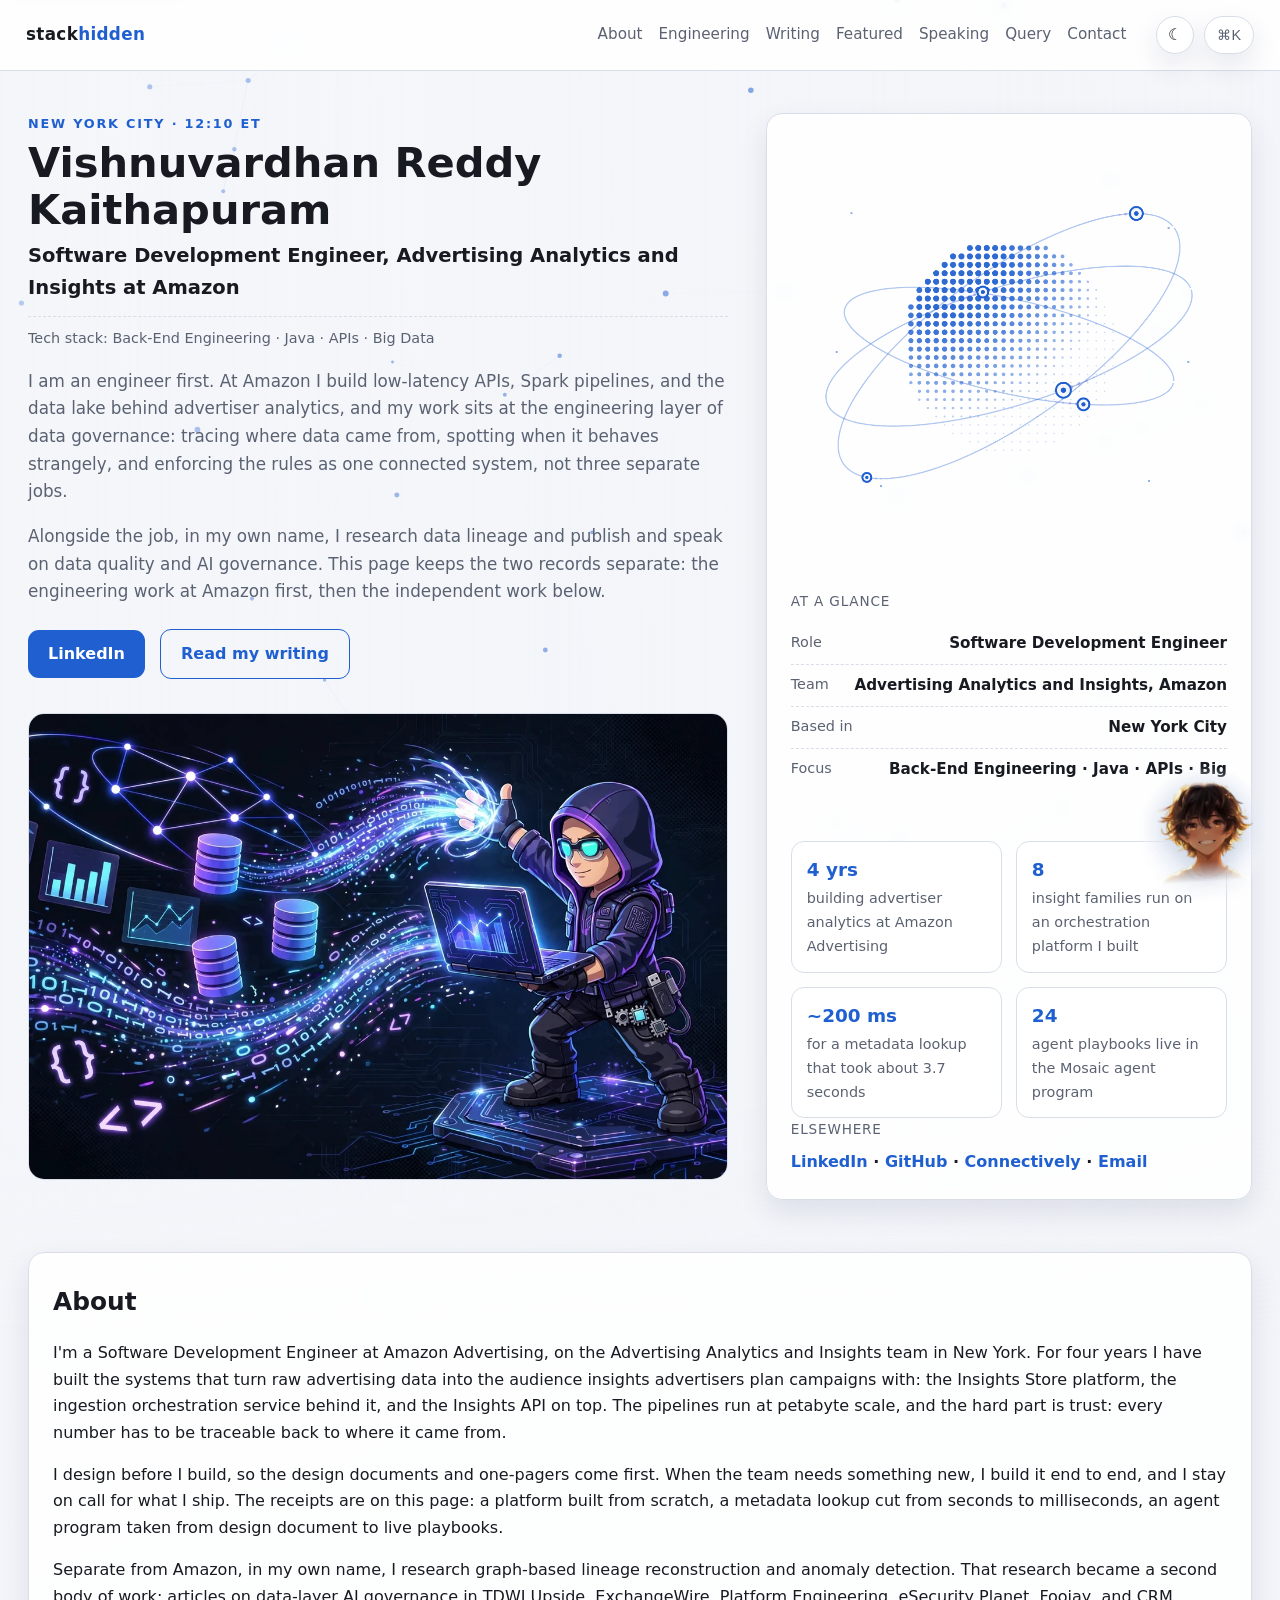
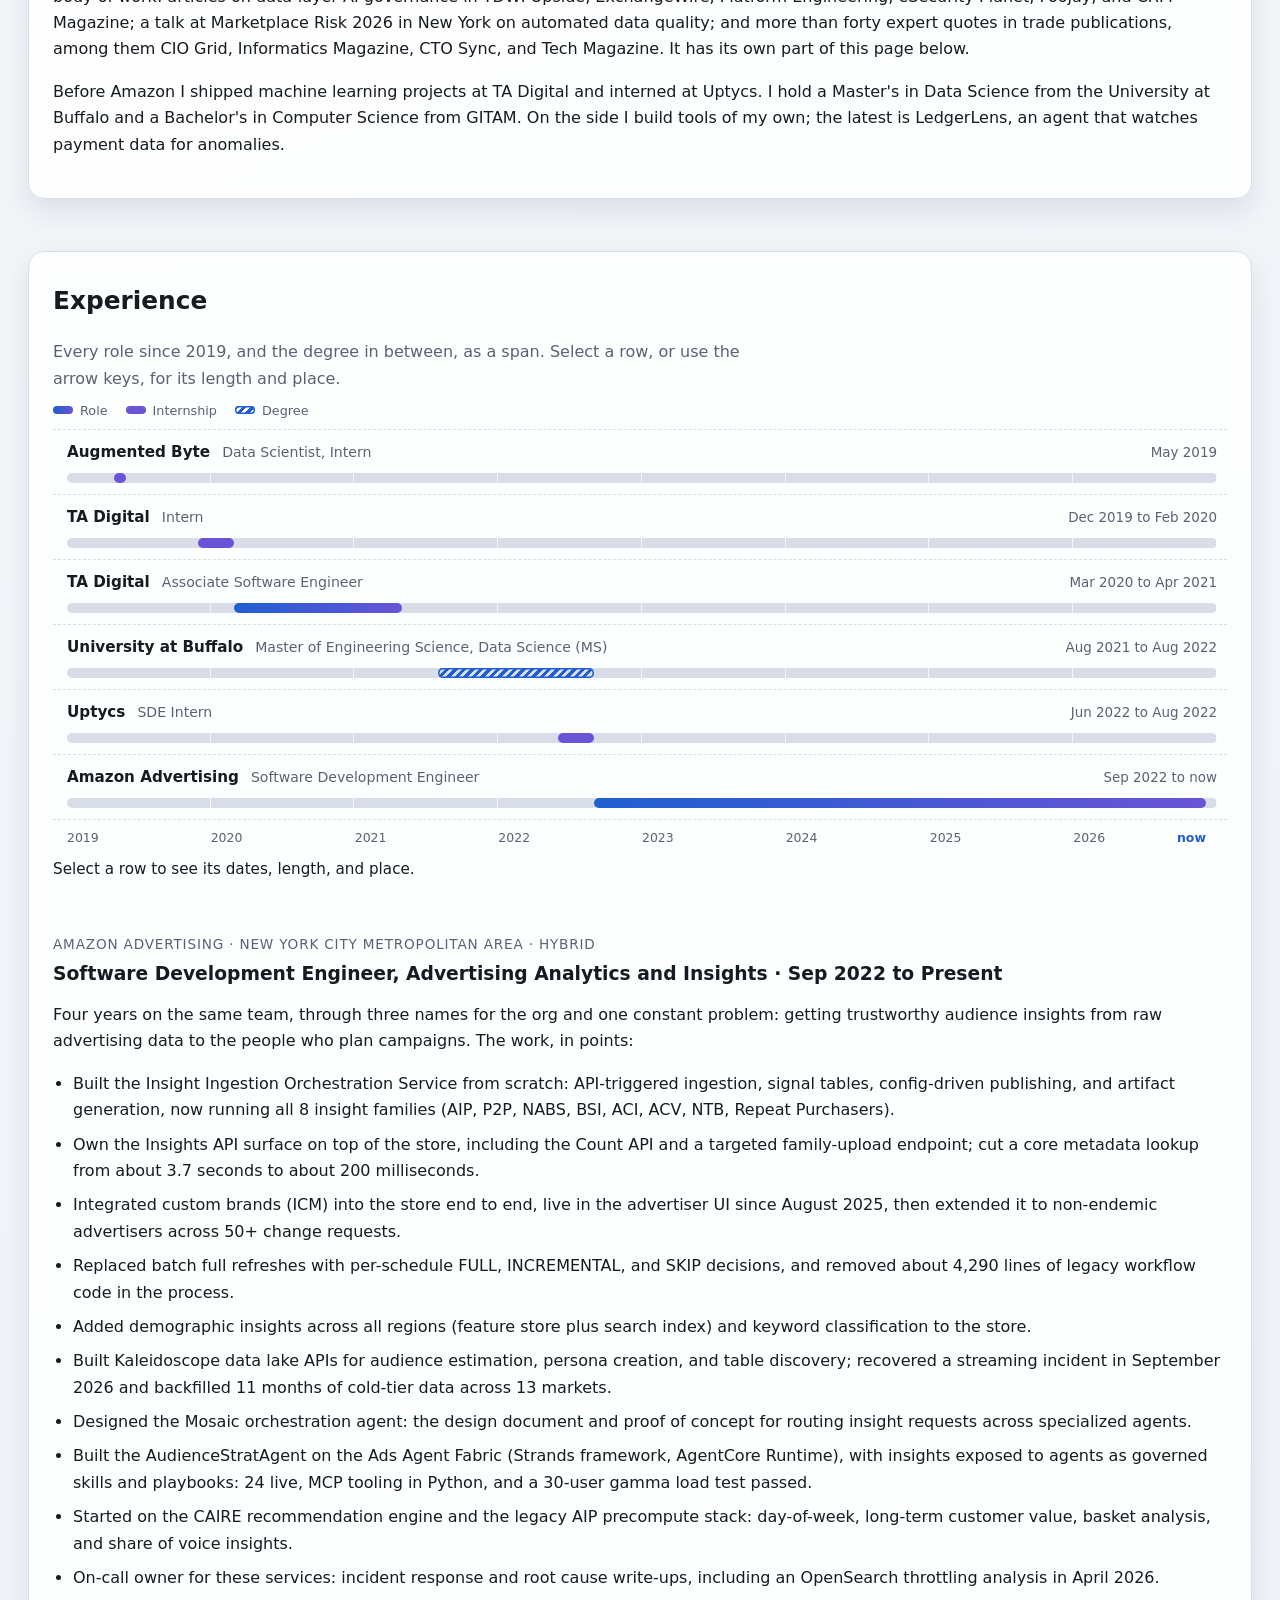
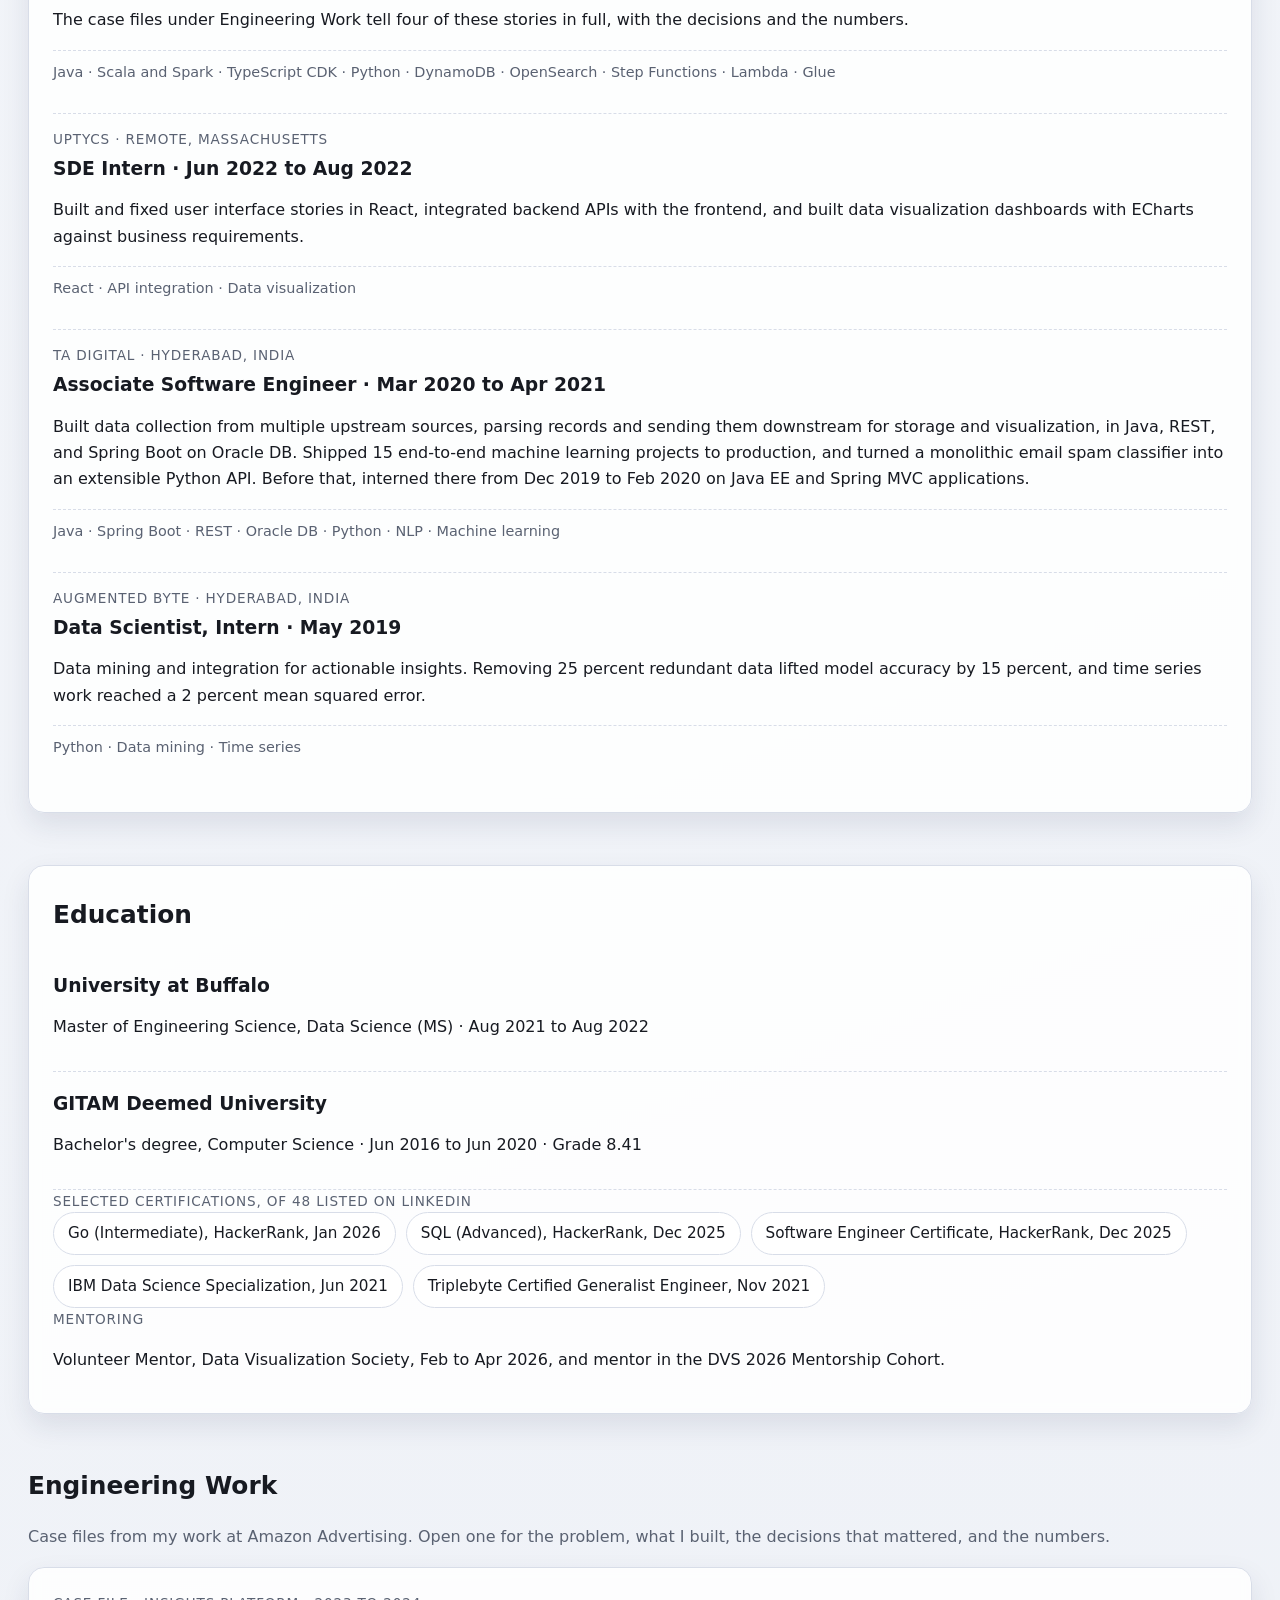
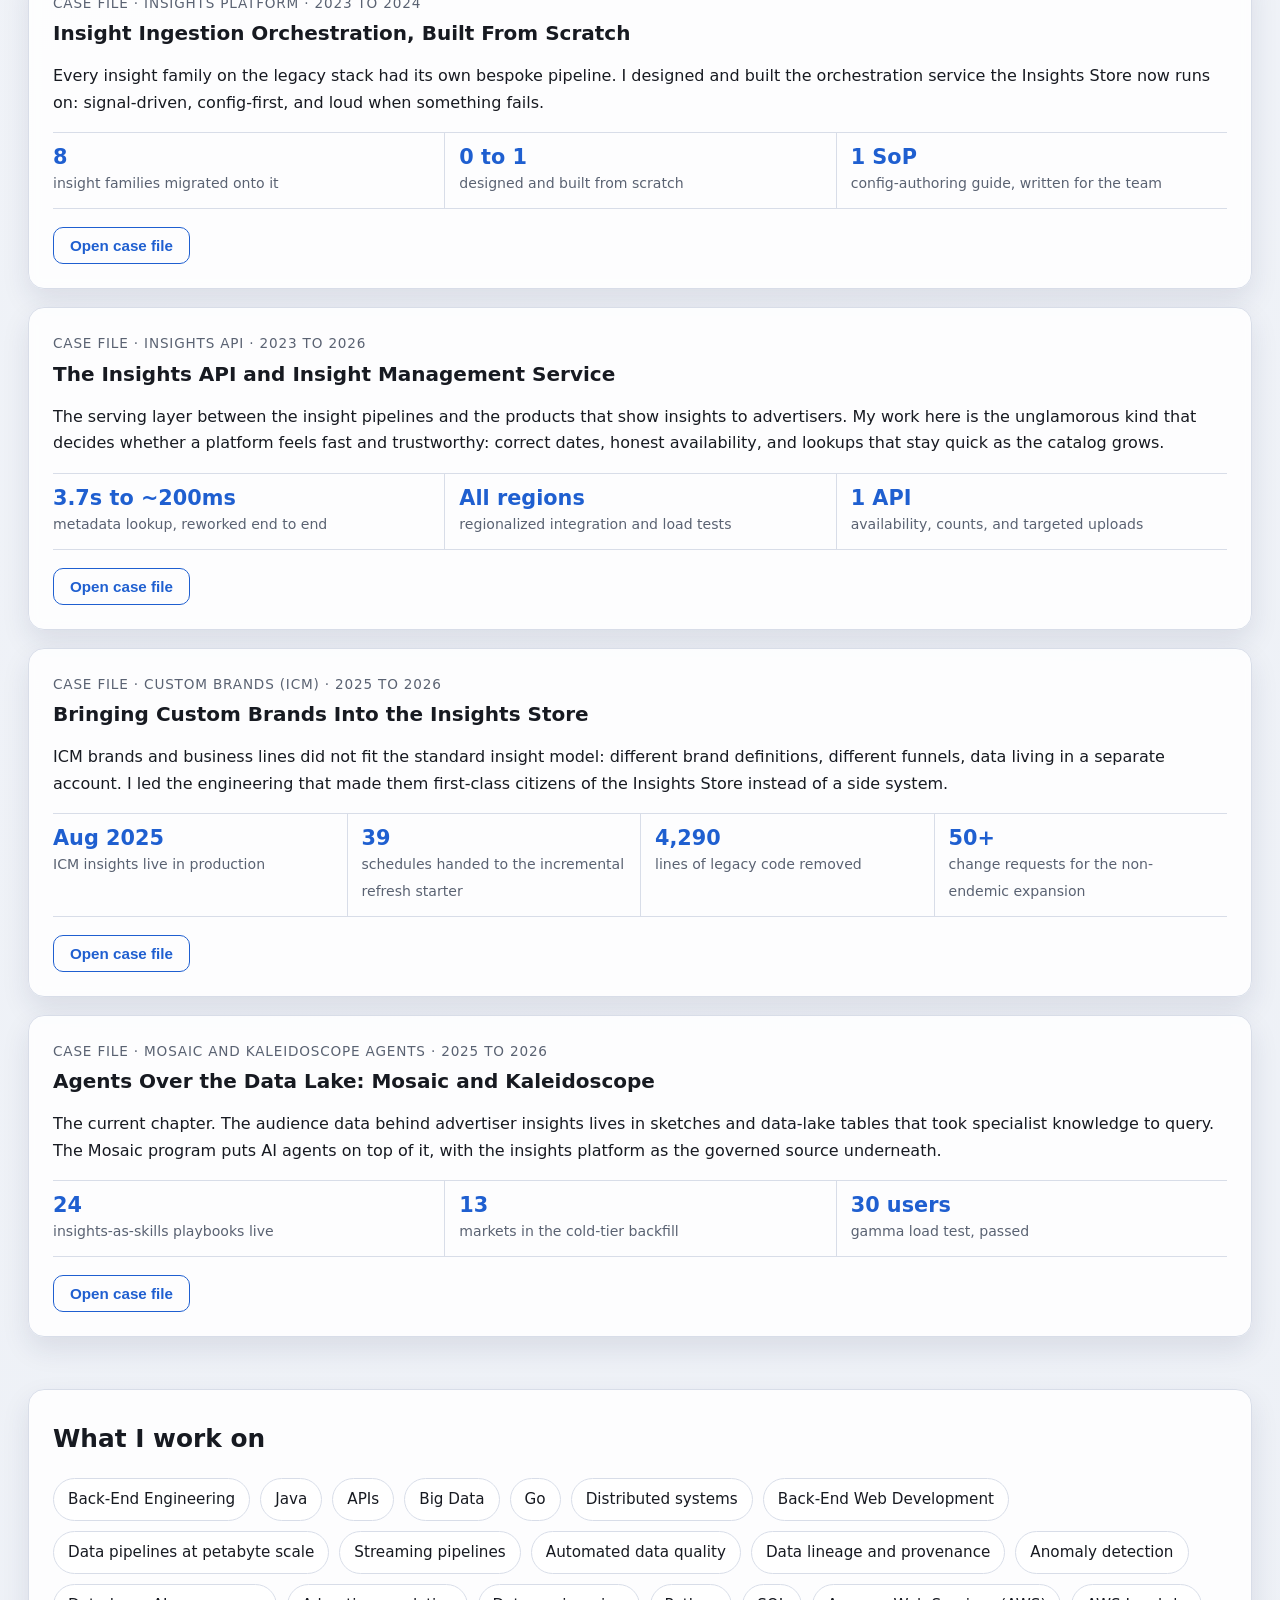
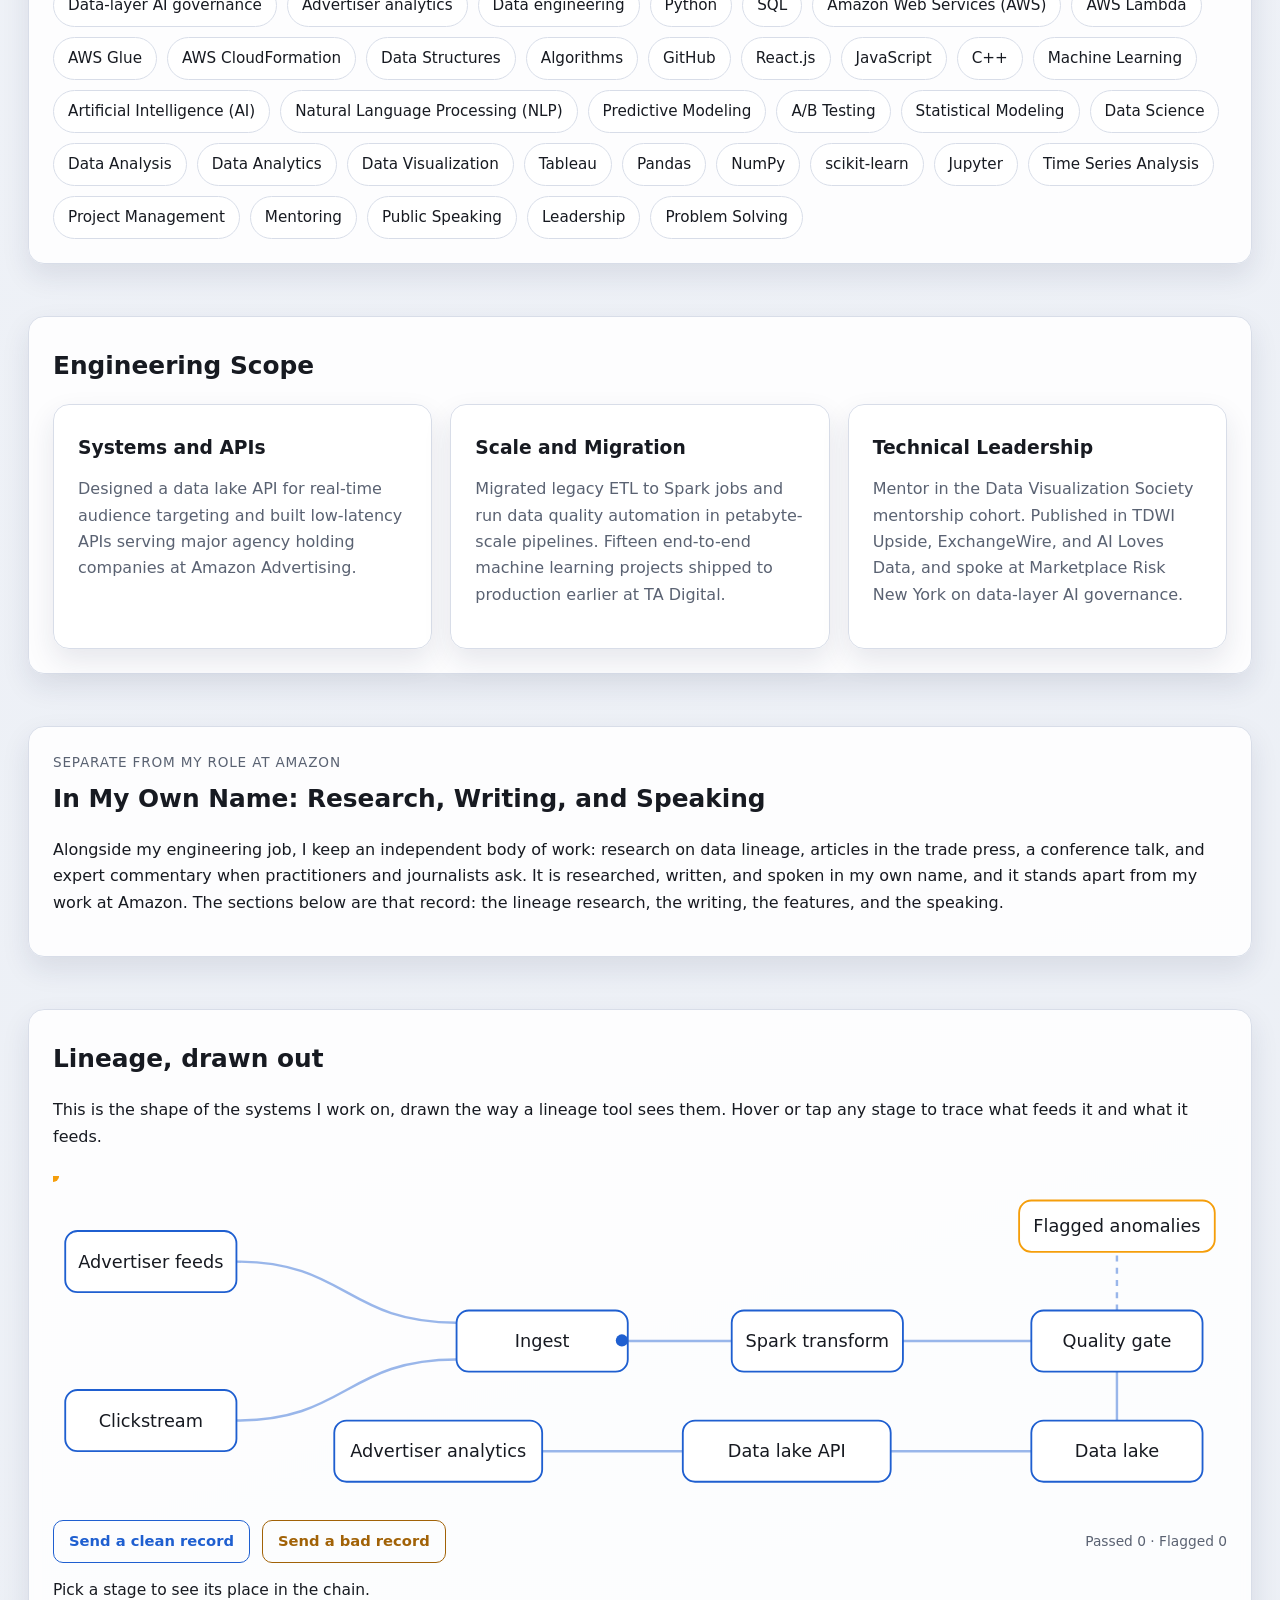
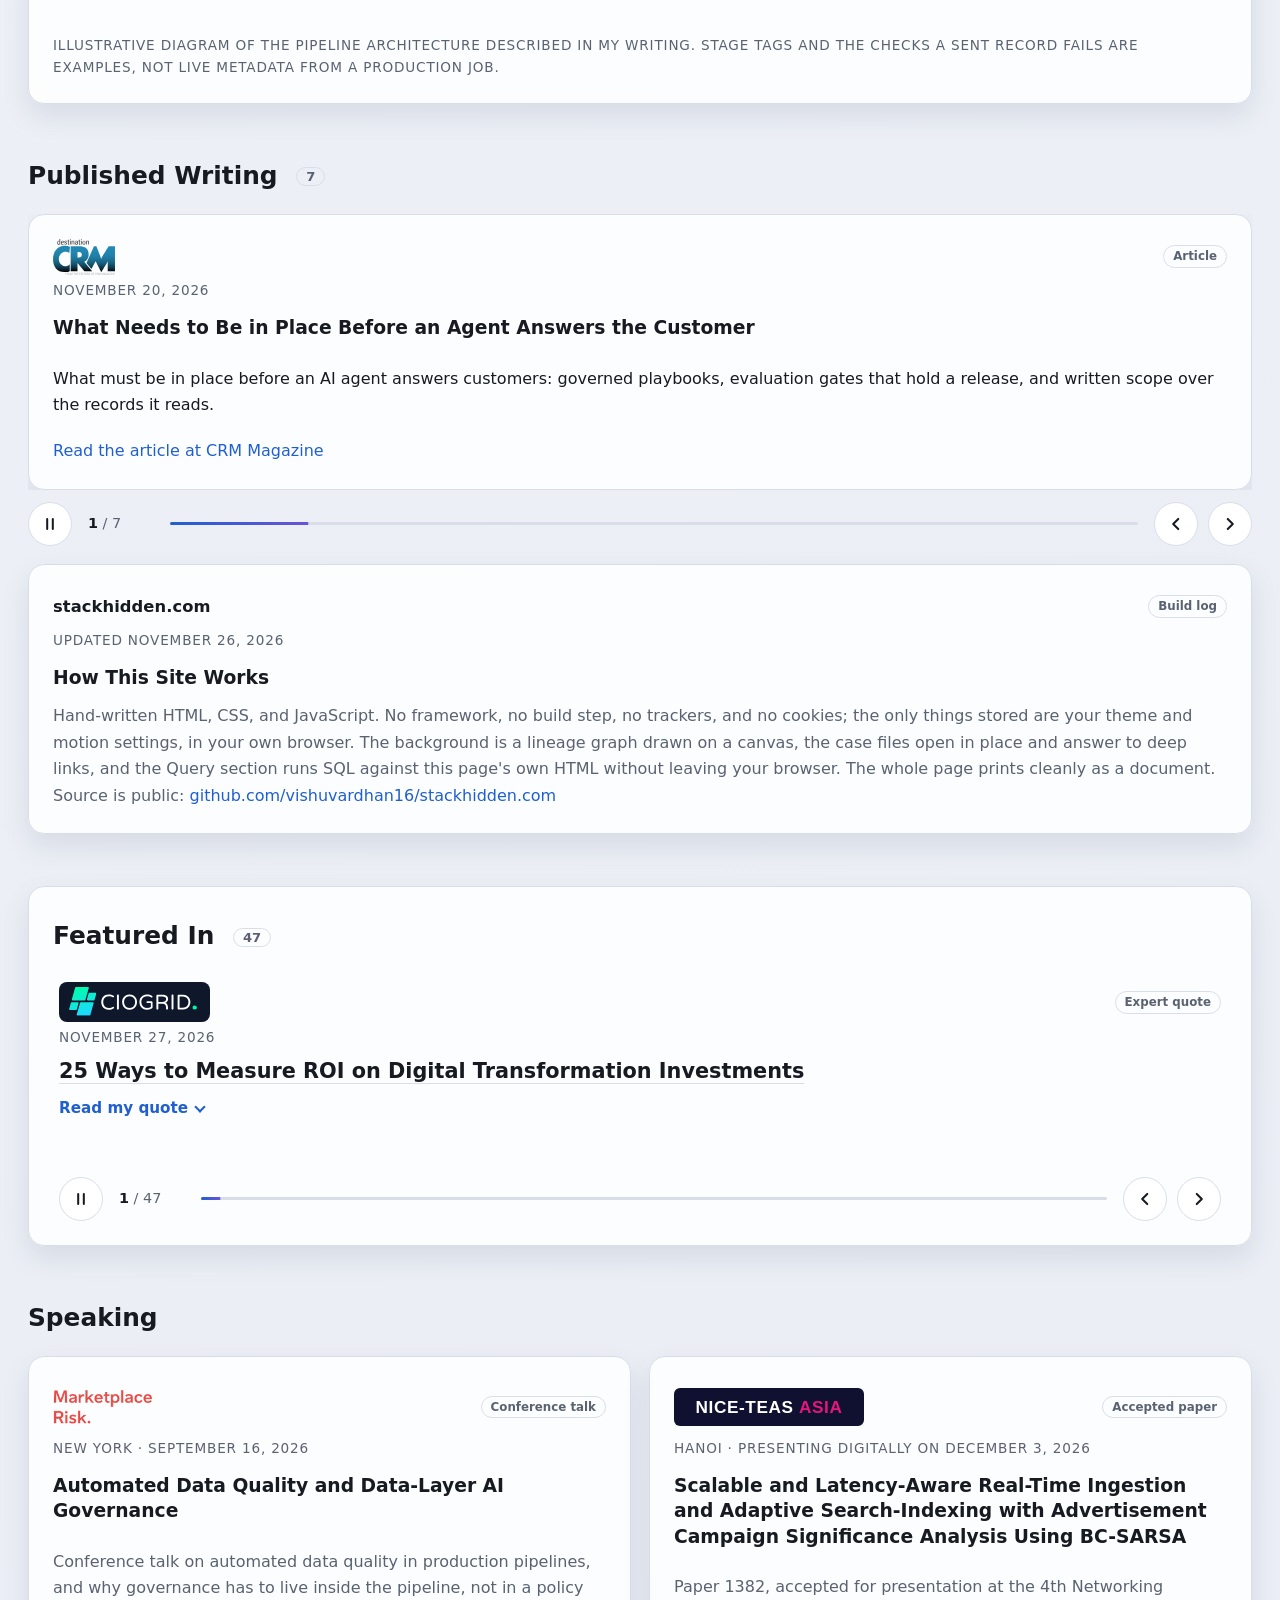
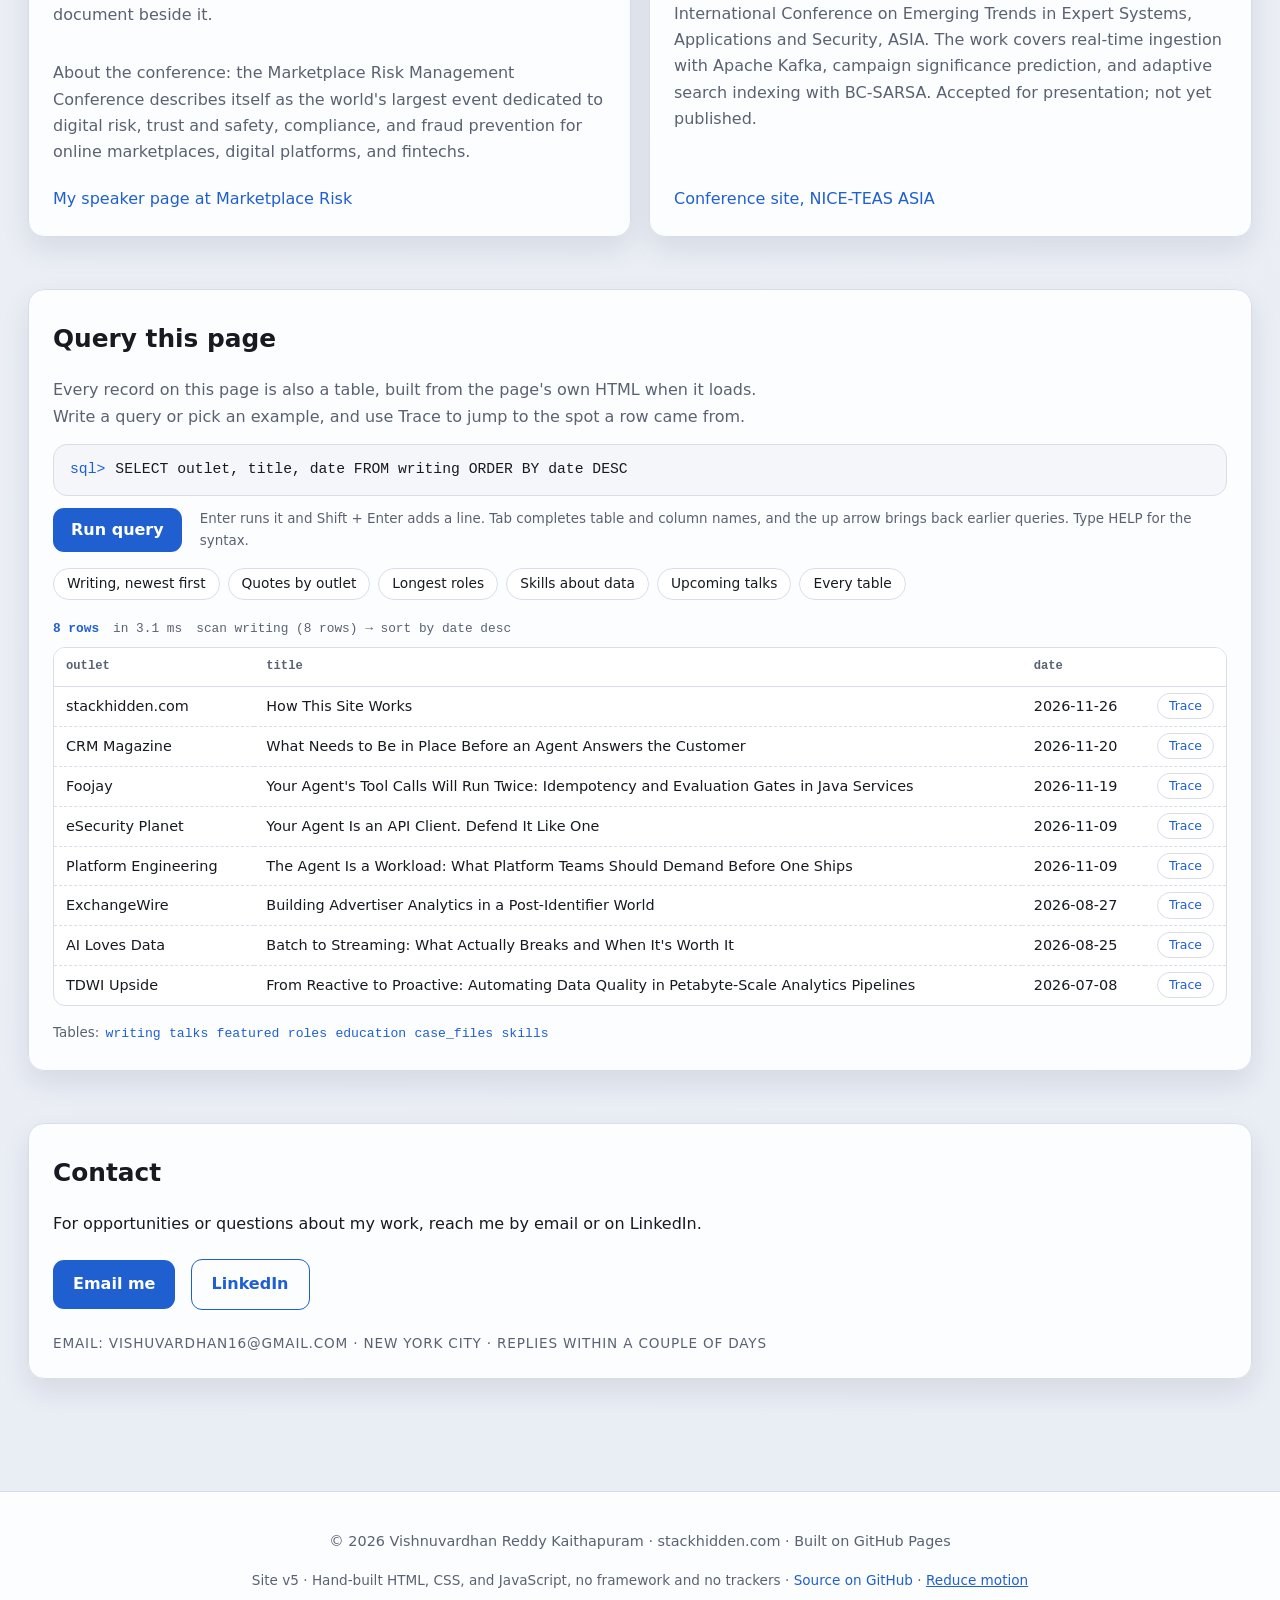
<file: index.html>
<!DOCTYPE html>
<html lang="en" data-theme="dark">
<head>
<meta charset="utf-8">
<meta name="viewport" content="width=device-width, initial-scale=1">
<!--
  stackhidden.com - portfolio of Vishnuvardhan Reddy Kaithapuram
  =====================================================================
  ARCHITECTURE
    Plain HTML/CSS/JS. No framework, no build step, no external scripts,
    fonts, CDNs, or trackers. GitHub Pages serves these files as-is from
    the repo vishuvardhan16/stackhidden.com (main branch, root folder).
    That constraint is deliberate: the whole site can be read, audited,
    and edited in a text editor, and it will still work in ten years.

  FILES
    index.html          This page. All content lives here.
    style.css           Theme variables (dark + light) and all layout.
    app.js              All behavior: theme, clock, canvases, hero
                        videos, explorer, case files, carousel,
                        palette, query console.
    assets/             Favicon, home-screen icon, publisher logos,
                        share card, the hero figure, the hero
                        background loops and their stills, and the
                        quote screenshots the Featured carousel no
                        longer shows. See the photo rule below.
    404.html            The page GitHub Pages serves for a missing
                        address. Self-contained; see its own header.
    robots.txt,         Crawl rules and the one canonical URL.
      sitemap.xml

  THEME
    The tiny inline script in <head> is the ONE deliberate exception to
    "all JS lives in app.js". It must run before first paint or returning
    visitors would get a flash of the wrong theme. It only reads
    localStorage / the OS colour-scheme preference and sets
    data-theme on <html>, plus data-motion="reduced" when the visitor
    chose Reduce motion (v5), so the hero intro never plays for someone
    who turned motion off. app.js owns every later change.

  CONTENT RULES (owner's standing instructions - do not break these)
    1. No photo of Vishnu anywhere on this site. No <img> portrait, no
       portrait in og:image, no portrait file in the repo.
    2. Every claim traces to a verified source: his LinkedIn profile read
       live, his published articles, or a real build artefact. Titles,
       dates, roles, and tech stacks are never invented or padded.
    3. Do not name the Journal of Big Data in any bio or profile text.
    4. Earned-media quotes (Label Your Data, Informatics Magazine,
       CTO Sync, Tech Magazine) are linked to their live articles;
       trade articles are titled and dated exactly as published.
    5. Never state his level, his office or building, or his manager's
       name. Internal package and repository names are not site copy.
       Program and system names (Insights Store, Mosaic, Kaleidoscope)
       are fine. The Amazon case files in v4 are written from the
       owner's own record of his work, provided by him on Oct 26, 2026.

  V4 (Oct 2026)
    Case files rebuilt on a fixed template (problem, what I built,
    named decisions, impact row) after a study of the best engineer
    portfolios, Jared Chester's in particular. Adds a Cmd/Ctrl+K
    command palette, a print resume stylesheet,
    a reduce-motion control, and deep links to case files
    (#case=<slug>). No new dependencies; still plain HTML/CSS/JS.

  ACCESSIBILITY
    Landmarks (header/nav/main/footer), one <h1>, a labelled theme
    toggle, a decorative canvas and hero background hidden from
    assistive tech, and prefers-reduced-motion honoured in both CSS and
    the canvas and video code.
-->
<title>Vishnuvardhan Reddy Kaithapuram | Software Development Engineer, Amazon Advertising</title>
<meta name="description" content="Software Development Engineer at Amazon Advertising in New York. I build the data pipelines behind advertiser analytics and work on data quality, lineage, and data-layer AI governance.">
<meta property="og:title" content="Vishnuvardhan Reddy Kaithapuram">
<meta property="og:description" content="Software Development Engineer at Amazon Advertising. Data pipelines, data quality, lineage, and AI governance.">
<meta property="og:type" content="website">
<meta property="og:url" content="https://stackhidden.com/">
<meta property="og:image" content="https://stackhidden.com/assets/og-card.png">
<meta property="og:image:width" content="1200">
<meta property="og:image:height" content="630">
<meta name="twitter:card" content="summary_large_image">
<meta name="twitter:image" content="https://stackhidden.com/assets/og-card.png">
<link rel="canonical" href="https://stackhidden.com/">
<link rel="icon" href="assets/favicon.svg" type="image/svg+xml">
<link rel="apple-touch-icon" href="assets/apple-touch-icon.png">
<!-- The browser's own bar (on phones, the address bar) matches the sticky
     header in either theme. app.js keeps both tags on the visitor's chosen
     theme; the media queries cover visitors without JavaScript. -->
<meta name="theme-color" content="#fdfefe" media="(prefers-color-scheme: light)">
<meta name="theme-color" content="#151923" media="(prefers-color-scheme: dark)">
<script>
(function(){try{var t=localStorage.getItem('theme');if(!t){t=window.matchMedia('(prefers-color-scheme: light)').matches?'light':'dark';}document.documentElement.setAttribute('data-theme',t);if(localStorage.getItem('motion')==='reduced'){document.documentElement.setAttribute('data-motion','reduced');}}catch(e){document.documentElement.setAttribute('data-theme','dark');}})();
</script>
<!-- The stylesheet and script are asked for by content version (?v=, the
     start of each file's SHA-256), so a fresh page never runs with a
     copy cached from before a deploy. scripts/stamp-assets.py writes
     the versions; tests/test_static.py fails while they are stale. -->
<link rel="stylesheet" href="style.css?v=b28e515a38">
<!-- Without JavaScript the hero background's still shows at once (with
     it, app.js loads the still after itself; see style.css). No script
     means the dark theme, so these are the dark stills. -->
<noscript><style>#heroBg::before{background-image:url(assets/hero-network-dark.webp);opacity:1}@media (max-width:920px){#heroBg::before{background-image:url(assets/hero-network-dark-narrow.webp)}}.carousel-track{display:block!important}.carousel .slide{position:static!important;transform:none!important;visibility:visible!important;transition:none!important}.carousel .slide+.slide{margin-top:18px}.carousel-controls{display:none!important}</style></noscript>
<script type="application/ld+json">
{"@context":"https://schema.org","@type":"Person","name":"Vishnuvardhan Reddy Kaithapuram","jobTitle":"Software Development Engineer","worksFor":{"@type":"Organization","name":"Amazon Advertising"},"address":{"@type":"PostalAddress","addressLocality":"New York","addressRegion":"NY"},"url":"https://stackhidden.com/","sameAs":["https://www.linkedin.com/in/vishnu-vardhan-reddy-kaithapuram/"]}
</script>
</head>
<body>
<!-- Skip link: the first stop for keyboard users, hidden until focused. -->
<a class="skip-link" href="#top">Skip to content</a>
<canvas id="graph" aria-hidden="true"></canvas>
<div id="cursorGlow" aria-hidden="true"></div>

  <!-- Sticky header: brand, section nav, and the theme toggle (app.js wires the toggle). -->
<header class="site-header">
    <div class="scrollbar" aria-hidden="true"><div id="scrollbarFill"></div></div>
  <a class="brand" href="#top">stack<span>hidden</span></a>
  <nav>
    <a href="#about">About</a>
    <a href="#engineering">Engineering</a>
    <a href="#writing">Writing</a>
    <a href="#featured">Featured</a>
    <a href="#speaking">Speaking</a>
    <a href="#query">Query</a>
    <a href="#contact">Contact</a>
  </nav>
  <!-- The two controls sit outside <nav>: they are actions, not
       destinations. On phones the links become one scrolling row under
       the brand while these stay pinned beside it (style.css). -->
  <div class="header-tools">
    <button id="theme-toggle" type="button" aria-label="Switch between light and dark theme" title="Switch theme">
      <span class="icon-sun" aria-hidden="true">&#9728;</span><span class="icon-moon" aria-hidden="true">&#9790;</span>
    </button>
    <button id="paletteBtn" type="button" aria-label="&#8984;K Open command palette" title="Command palette (Ctrl or Cmd + K)">&#8984;K</button>
  </div>
</header>

  <!-- Hero: engineer first. Role and pipelines lead; publications are evidence further down, not the headline. -->
<main id="top" tabindex="-1">
  <section class="hero">
    <!-- Hero background (Nov 8, 2026, the owner's pick of three looks):
         a lineage network drifting behind the top of the page, with
         violet and cyan records travelling its edges and one amber
         record flagged on the way. It is an original 10-second seamless
         loop rendered for this site, after the owner admired the looping
         video background on aiasplus.org. The still for the theme and
         width showing is CSS (style.css, loaded once app.js runs; the
         <noscript> style in the head covers no JavaScript), so a visitor
         without JavaScript, with motion off, or on Data Saver sees the
         network still and downloads no video. app.js picks the
         file below for the theme and width (narrow up to 920px, where the
         hero is one column), plays it under the same rules as the figure
         video, and swaps it when the theme flips. Decorative only:
         hidden from assistive tech, gone in print. -->
    <!-- The inline style is the layer's own position, repeated from
         style.css so the layer stays out of the hero's grid even under a
         stylesheet that predates it. Without it, that is what a cached
         stylesheet did on Nov 8, 2026: the empty layer took the first
         column and pushed the hero text aside. -->
    <div id="heroBg" aria-hidden="true" style="position:absolute;z-index:-1;pointer-events:none">
      <video id="heroBgVideo" muted loop playsinline preload="none" disablepictureinpicture disableremoteplayback tabindex="-1"
             data-src-dark="assets/hero-network-dark.mp4" data-src-light="assets/hero-network-light.mp4"
             data-src-dark-narrow="assets/hero-network-dark-narrow.mp4" data-src-light-narrow="assets/hero-network-light-narrow.mp4"></video>
    </div>
    <div class="hero-text">
      <p class="eyebrow">New York City &middot; <span id="clock">--:--</span> ET</p>
      <h1>Vishnuvardhan Reddy Kaithapuram</h1>
      <p class="role">Software Development Engineer, Advertising Analytics and Insights at Amazon</p>
      <p class="stack hero-stack">Tech stack: Back-End Engineering &middot; Java &middot; APIs &middot; Big Data</p>
      <p class="lede">I am an engineer first. At Amazon I build low-latency APIs, Spark pipelines, and the data lake behind advertiser analytics, and my work sits at the engineering layer of data governance: tracing where data came from, spotting when it behaves strangely, and enforcing the rules as one connected system, not three separate jobs.</p>
      <p class="lede">Alongside the job, in my own name, I research data lineage and publish and speak on data quality and AI governance. This page keeps the two records separate: the engineering work at Amazon first, then the independent work below.</p>
      <p class="actions">
        <a class="button" href="https://www.linkedin.com/in/vishnu-vardhan-reddy-kaithapuram/" target="_blank" rel="noopener">LinkedIn</a>
        <a class="button secondary" href="#writing">Read my writing</a>
      </p>
      <!-- Hero artwork: an action figure of a software engineer wrangling
           big data, generated for this site at the owner's request. He
           asked for a cool action figure related to big data and software
           engineering for the space under the bio (a five-stage pipeline
           diagram lived here briefly and came out the same night: too
           internal), then asked for it animated, "like a gif thing". So
           the figure is a 10-second muted looping MP4 (1.2MB) over
           the still as its poster. The
           figure is a generic illustrated character on a display stand,
           not a portrait; the no-photo rule is about photographs of the
           owner and stands. app.js plays it only when motion is allowed
           and the hero is on screen; under reduced motion the poster
           still is all anyone gets. preload="none" (v5): no byte of the
           video loads until app.js decides to play it, so a visitor with
           motion off, or with Data Saver on, never downloads it. -->
      <figure class="hero-figure">
        <video id="heroVideo" muted loop playsinline preload="none" poster="assets/data-hero.webp" aria-label="Animated illustration of a software engineer action figure on a display stand, laptop in hand, commanding glowing streams of data, database stacks, charts, and a network graph.">
          <source src="assets/data-hero-loop.mp4" type="video/mp4">
        </video>
      </figure>
    </div>
    <aside class="hero-side panel">
      <figure class="core-art">
        <canvas id="coreAnim" width="880" height="880" aria-hidden="true"></canvas>
      </figure>
      <p class="meta">At a glance</p>
      <dl class="glance">
        <div><dt>Role</dt><dd>Software Development Engineer</dd></div>
        <div><dt>Team</dt><dd>Advertising Analytics and Insights, Amazon</dd></div>
        <div><dt>Based in</dt><dd>New York City</dd></div>
        <div><dt>Focus</dt><dd>Back-End Engineering &middot; Java &middot; APIs &middot; Big Data</dd></div>
      </dl>
      <dl class="stats stats-side">
        <div><dt>4 yrs</dt><dd>building advertiser analytics at Amazon Advertising</dd></div>
        <div><dt>8</dt><dd>insight families run on an orchestration platform I built</dd></div>
        <div><dt>~200 ms</dt><dd>for a metadata lookup that took about 3.7 seconds</dd></div>
        <div><dt>24</dt><dd>agent playbooks live in the Mosaic agent program</dd></div>
      </dl>
      <p class="meta">Elsewhere</p>
      <p class="side-links"><a href="https://www.linkedin.com/in/vishnu-vardhan-reddy-kaithapuram/" target="_blank" rel="noopener">LinkedIn</a> &middot; <a href="https://github.com/vishuvardhan16/stackhidden.com" target="_blank" rel="noopener">GitHub</a> &middot; <a href="https://www.connectively.us/p/vishnuvardhan-reddy-kaithapuram" target="_blank" rel="noopener">Connectively</a> &middot; <a href="mailto:vishuvardhan16@gmail.com">Email</a></p>
    </aside>
  </section>

    <!-- About: the owner-approved short bio. Keep wording aligned with his LinkedIn summary. -->
<section id="about" class="panel">
    <h2>About</h2>
    <p>I'm a Software Development Engineer at Amazon Advertising, on the Advertising Analytics and Insights team in New York. For four years I have built the systems that turn raw advertising data into the audience insights advertisers plan campaigns with: the Insights Store platform, the ingestion orchestration service behind it, and the Insights API on top. The pipelines run at petabyte scale, and the hard part is trust: every number has to be traceable back to where it came from.</p>
    <p>I design before I build, so the design documents and one-pagers come first. When the team needs something new, I build it end to end, and I stay on call for what I ship. The receipts are on this page: a platform built from scratch, a metadata lookup cut from seconds to milliseconds, an agent program taken from design document to live playbooks.</p>
    <p>Separate from Amazon, in my own name, I research graph-based lineage reconstruction and anomaly detection. That research became a second body of work: articles on data-layer AI governance in TDWI Upside, ExchangeWire, Platform Engineering, eSecurity Planet, Foojay, and CRM Magazine; a talk at Marketplace Risk 2026 in New York on automated data quality; and more than forty expert quotes in trade publications, among them CIO Grid, Informatics Magazine, CTO Sync, and Tech Magazine. It has its own part of this page below.</p>
    <p>Before Amazon I shipped machine learning projects at TA Digital and interned at Uptycs. I hold a Master's in Data Science from the University at Buffalo and a Bachelor's in Computer Science from GITAM. On the side I build tools of my own; the latest is LedgerLens, an agent that watches payment data for anomalies.</p>
  </section>

    <!-- Experience: roles and dates must match LinkedIn exactly. Do not add employers, titles, or dates from memory. -->
<section id="experience" class="panel">
    <h2>Experience</h2>
    <!-- Career, as a trace (v5, Nov 2026). Every role and the graduate
         degree since 2019 as a span on a year axis, oldest first, after the
         interactive experience timeline on jaredmchester.com and in the
         page's own trace language. Every date restates the role blocks and
         the Education section below; nothing here is new. The axis runs
         from Jan 2019 to Jan 1 of next year, and app.js recomputes every
         bar from its data-start/data-end when the page loads, so Amazon's
         bar always ends at today. The inline positions are the same
         computation as of Nov 2, 2026, so the chart still reads with
         JavaScript off. Rows are buttons: arrow keys move, Enter opens the
         detail line, and its link jumps to the full entry. -->
    <div class="career">
      <p class="career-note">Every role since 2019, and the degree in between, as a span. Select a row, or use the arrow keys, for its length and place.</p>
      <p class="career-legend" aria-hidden="true"><span><i class="career-swatch kind-role"></i>Role</span><span><i class="career-swatch kind-internship"></i>Internship</span><span><i class="career-swatch kind-degree"></i>Degree</span></p>
      <ol class="career-rows" aria-label="Career timeline, oldest first">
        <li><button type="button" class="career-row" data-start="2019-05" data-end="2019-05" data-kind="internship" data-target="role-augmentedbyte" aria-pressed="false"><span class="career-head"><span class="career-org">Augmented Byte</span><span class="career-title">Data Scientist, Intern</span><span class="career-when">May 2019</span></span><span class="career-track" aria-hidden="true"><span class="career-bar kind-internship" style="left:4.11%;width:1.06%"></span></span></button></li>
        <li><button type="button" class="career-row" data-start="2019-12" data-end="2020-02" data-kind="internship" data-target="role-tadigital" aria-pressed="false"><span class="career-head"><span class="career-org">TA Digital</span><span class="career-title">Intern</span><span class="career-when">Dec 2019 to Feb 2020</span></span><span class="career-track" aria-hidden="true"><span class="career-bar kind-internship" style="left:11.43%;width:3.11%"></span></span></button></li>
        <li><button type="button" class="career-row" data-start="2020-03" data-end="2021-04" data-kind="role" data-target="role-tadigital" aria-pressed="false"><span class="career-head"><span class="career-org">TA Digital</span><span class="career-title">Associate Software Engineer</span><span class="career-when">Mar 2020 to Apr 2021</span></span><span class="career-track" aria-hidden="true"><span class="career-bar kind-role" style="left:14.54%;width:14.58%"></span></span></button></li>
        <li><button type="button" class="career-row" data-start="2021-08" data-end="2022-08" data-kind="degree" data-target="edu-buffalo" aria-pressed="false"><span class="career-head"><span class="career-org">University at Buffalo</span><span class="career-title">Master of Engineering Science, Data Science (MS)</span><span class="career-when">Aug 2021 to Aug 2022</span></span><span class="career-track" aria-hidden="true"><span class="career-bar kind-degree" style="left:32.27%;width:13.55%"></span></span></button></li>
        <li><button type="button" class="career-row" data-start="2022-06" data-end="2022-08" data-kind="internship" data-target="role-uptycs" aria-pressed="false"><span class="career-head"><span class="career-org">Uptycs</span><span class="career-title">SDE Intern</span><span class="career-when">Jun 2022 to Aug 2022</span></span><span class="career-track" aria-hidden="true"><span class="career-bar kind-internship" style="left:42.68%;width:3.14%"></span></span></button></li>
        <li><button type="button" class="career-row" data-start="2022-09" data-end="now" data-kind="role" data-target="role-amazon" aria-pressed="false"><span class="career-head"><span class="career-org">Amazon Advertising</span><span class="career-title">Software Development Engineer</span><span class="career-when">Sep 2022 to now</span></span><span class="career-track" aria-hidden="true"><span class="career-bar kind-role" style="left:45.82%;width:52.13%"></span></span></button></li>
      </ol>
      <div class="career-axis" aria-hidden="true"><span style="left:0%">2019</span><span style="left:12.49%">2020</span><span style="left:25.02%">2021</span><span style="left:37.51%">2022</span><span style="left:50%">2023</span><span style="left:62.49%">2024</span><span style="left:75.02%">2025</span><span style="left:87.51%">2026</span><span class="career-now" style="left:97.95%">now</span></div>
      <p id="careerDetail" class="career-detail" aria-live="polite">Select a row to see its dates, length, and place.</p>
    </div>
    <!-- Roles, employers, dates, and work details below are copied in substance from his LinkedIn profile, read live on Oct 26, 2026. Wording is condensed; no employer, title, date, or result has been added. -->
    <div class="role-block" id="role-amazon">
      <p class="meta">Amazon Advertising &middot; New York City Metropolitan Area &middot; Hybrid</p>
      <h3>Software Development Engineer, Advertising Analytics and Insights &middot; Sep 2022 to Present</h3>
      <p>Four years on the same team, through three names for the org and one constant problem: getting trustworthy audience insights from raw advertising data to the people who plan campaigns. The work, in points:</p>
      <ul class="points">
        <li>Built the Insight Ingestion Orchestration Service from scratch: API-triggered ingestion, signal tables, config-driven publishing, and artifact generation, now running all 8 insight families (AIP, P2P, NABS, BSI, ACI, ACV, NTB, Repeat Purchasers).</li>
        <li>Own the Insights API surface on top of the store, including the Count API and a targeted family-upload endpoint; cut a core metadata lookup from about 3.7 seconds to about 200 milliseconds.</li>
        <li>Integrated custom brands (ICM) into the store end to end, live in the advertiser UI since August 2025, then extended it to non-endemic advertisers across 50+ change requests.</li>
        <li>Replaced batch full refreshes with per-schedule FULL, INCREMENTAL, and SKIP decisions, and removed about 4,290 lines of legacy workflow code in the process.</li>
        <li>Added demographic insights across all regions (feature store plus search index) and keyword classification to the store.</li>
        <li>Built Kaleidoscope data lake APIs for audience estimation, persona creation, and table discovery; recovered a streaming incident in September 2026 and backfilled 11 months of cold-tier data across 13 markets.</li>
        <li>Designed the Mosaic orchestration agent: the design document and proof of concept for routing insight requests across specialized agents.</li>
        <li>Built the AudienceStratAgent on the Ads Agent Fabric (Strands framework, AgentCore Runtime), with insights exposed to agents as governed skills and playbooks: 24 live, MCP tooling in Python, and a 30-user gamma load test passed.</li>
        <li>Started on the CAIRE recommendation engine and the legacy AIP precompute stack: day-of-week, long-term customer value, basket analysis, and share of voice insights.</li>
        <li>On-call owner for these services: incident response and root cause write-ups, including an OpenSearch throttling analysis in April 2026.</li>
      </ul>
      <p>The case files under Engineering Work tell four of these stories in full, with the decisions and the numbers.</p>
      <p class="stack">Java &middot; Scala and Spark &middot; TypeScript CDK &middot; Python &middot; DynamoDB &middot; OpenSearch &middot; Step Functions &middot; Lambda &middot; Glue</p>
    </div>
    <div class="role-block" id="role-uptycs">
      <p class="meta">Uptycs &middot; Remote, Massachusetts</p>
      <h3>SDE Intern &middot; Jun 2022 to Aug 2022</h3>
      <p>Built and fixed user interface stories in React, integrated backend APIs with the frontend, and built data visualization dashboards with ECharts against business requirements.</p>
      <p class="stack">React &middot; API integration &middot; Data visualization</p>
    </div>
    <div class="role-block" id="role-tadigital">
      <p class="meta">TA Digital &middot; Hyderabad, India</p>
      <h3>Associate Software Engineer &middot; Mar 2020 to Apr 2021</h3>
      <p>Built data collection from multiple upstream sources, parsing records and sending them downstream for storage and visualization, in Java, REST, and Spring Boot on Oracle DB. Shipped 15 end-to-end machine learning projects to production, and turned a monolithic email spam classifier into an extensible Python API. Before that, interned there from Dec 2019 to Feb 2020 on Java EE and Spring MVC applications.</p>
      <p class="stack">Java &middot; Spring Boot &middot; REST &middot; Oracle DB &middot; Python &middot; NLP &middot; Machine learning</p>
    </div>
    <div class="role-block" id="role-augmentedbyte">
      <p class="meta">Augmented Byte &middot; Hyderabad, India</p>
      <h3>Data Scientist, Intern &middot; May 2019</h3>
      <p>Data mining and integration for actionable insights. Removing 25 percent redundant data lifted model accuracy by 15 percent, and time series work reached a 2 percent mean squared error.</p>
      <p class="stack">Python &middot; Data mining &middot; Time series</p>
    </div>
  </section>

  <section id="education" class="panel">
    <h2>Education</h2>
    <!-- Degree names, schools, and dates exactly as listed on LinkedIn. No campus is named for either school there, so none is stated here. -->
    <div class="role-block" id="edu-buffalo">
      <h3>University at Buffalo</h3>
      <p>Master of Engineering Science, Data Science (MS) &middot; Aug 2021 to Aug 2022</p>
    </div>
    <div class="role-block">
      <h3>GITAM Deemed University</h3>
      <p>Bachelor's degree, Computer Science &middot; Jun 2016 to Jun 2020 &middot; Grade 8.41</p>
    </div>
    <p class="meta">Selected certifications, of 48 listed on LinkedIn</p>
    <ul class="chips">
      <li>Go (Intermediate), HackerRank, Jan 2026</li>
      <li>SQL (Advanced), HackerRank, Dec 2025</li>
      <li>Software Engineer Certificate, HackerRank, Dec 2025</li>
      <li>IBM Data Science Specialization, Jun 2021</li>
      <li>Triplebyte Certified Generalist Engineer, Nov 2021</li>
    </ul>
    <p class="meta">Mentoring</p>
    <p>Volunteer Mentor, Data Visualization Society, Feb to Apr 2026, and mentor in the DVS 2026 Mentorship Cohort.</p>
  </section>

    <!-- Engineering case files, v4 template: lede, impact row, then an
         expandable file (the problem, what I built, named decisions,
         stack). Every fact is from the owner's own record of his Amazon
         work, provided Oct 26, 2026. No level, office, manager, or
         internal package names anywhere, per his standing rule.
         Deep links: #case=<slug> opens the file on load (app.js). -->
<section id="engineering">
    <h2>Engineering Work</h2>
    <p class="trace-note">Case files from my work at Amazon Advertising. Open one for the problem, what I built, the decisions that mattered, and the numbers.</p>

    <article class="panel case" id="case-orchestration">
      <p class="meta">Case file &middot; Insights platform &middot; 2023 to 2024</p>
      <h3>Insight Ingestion Orchestration, Built From Scratch</h3>
      <p>Every insight family on the legacy stack had its own bespoke pipeline. I designed and built the orchestration service the Insights Store now runs on: signal-driven, config-first, and loud when something fails.</p>
      <div class="impact-row">
        <div><strong>8</strong><span>insight families migrated onto it</span></div>
        <div><strong>0 to 1</strong><span>designed and built from scratch</span></div>
        <div><strong>1 SoP</strong><span>config-authoring guide, written for the team</span></div>
      </div>
      <button type="button" class="case-toggle" data-case="case-orchestration" aria-expanded="false">Open case file</button>
      <div class="case-body" hidden>
        <h4>The problem</h4>
        <p>Audience insights (purchase frequency, share of voice, brand switching, demographics, and more) were each computed by their own hand-wired pipeline. Onboarding a new metric meant new code, failures were discovered by customers, and nobody could answer a simple question: what ran, when, and did it publish?</p>
        <h4>What I built</h4>
        <ul>
          <li>A Coral API gateway with Lambda handlers in front of DynamoDB signal tables that track metrics, subtypes, families, and publishes.</li>
          <li>A configuration bucket holding auto-deployed JSON configs, so a family is described in config, not code.</li>
          <li>A work queue with a dead-letter queue and a driver Lambda, plus a Step Function that generates the artifacts each run produces.</li>
          <li>A Scala Glue payload generator and a signal processor with SNS fan-out, so downstream consumers react to publishes instead of polling.</li>
          <li>A job metadata table and long-runtime alarms, so a stuck job pages a human instead of stalling quietly.</li>
        </ul>
        <h4>Decisions</h4>
        <dl class="decisions">
          <dt>Signals over schedules</dt><dd>Downstream work triggers off publish signals recorded in DynamoDB, not chains of cron timers. If an upstream run is late, downstream waits for the signal instead of computing on stale data.</dd>
          <dt>Config over code</dt><dd>New families and metrics onboard through JSON configuration that deploys itself. I wrote the config-authoring standard operating procedure so the next engineer does not need me in the room.</dd>
          <dt>Fail loud</dt><dd>Dead-letter queues and long-runtime alarms are part of the design, not an afterthought. A failed insight run is a ticket and an alarm, never a silent gap in a dashboard.</dd>
        </dl>
        <p class="stack">Stack: Java (Coral), Lambda, DynamoDB, Step Functions, Glue (Scala), SQS and SNS, TypeScript CDK, Andes 3.0 and Feature Store</p>
      </div>
    </article>

    <article class="panel case" id="case-insights-api">
      <p class="meta">Case file &middot; Insights API &middot; 2023 to 2026</p>
      <h3>The Insights API and Insight Management Service</h3>
      <p>The serving layer between the insight pipelines and the products that show insights to advertisers. My work here is the unglamorous kind that decides whether a platform feels fast and trustworthy: correct dates, honest availability, and lookups that stay quick as the catalog grows.</p>
      <div class="impact-row">
        <div><strong>3.7s to ~200ms</strong><span>metadata lookup, reworked end to end</span></div>
        <div><strong>All regions</strong><span>regionalized integration and load tests</span></div>
        <div><strong>1 API</strong><span>availability, counts, and targeted uploads</span></div>
      </div>
      <button type="button" class="case-toggle" data-case="case-insights-api" aria-expanded="false">Open case file</button>
      <div class="case-body" hidden>
        <h4>The problem</h4>
        <p>Consumers of the Insights Store needed to ask three questions constantly: what insights exist for this advertiser, over what dates, and is the data fresh? Early answers were slow and sometimes wrong, because metric dates were assumed rather than modeled, and metadata reads scanned whole tables.</p>
        <h4>What I built</h4>
        <ul>
          <li>Cadence-aware metric dates in the Insight Management Service, so weekly, monthly, and quarterly insights each carry their real dates through payloads and API models, with start and end dates supported end to end.</li>
          <li>A Count API behind the family-availability endpoint, so a UI can show what exists before it asks for the data itself.</li>
          <li>A targeted family-upload endpoint (Smithy model, data access layer, integration and load tests) for correcting one family without republishing the world.</li>
          <li>Manual-insights ingestion: an S3-triggered Lambda that assigns IDs, tracks what has been served, and alarms on failure, plus PDF as a supported asset type and a Kinesis dead-letter queue.</li>
        </ul>
        <h4>Decisions</h4>
        <dl class="decisions">
          <dt>Fix the access pattern, not the instance</dt><dd>The slow metadata endpoint was reading with a full table Scan. I reworked it to a Query against the right key, which is why the fix held at about 200 milliseconds instead of creeping back.</dd>
          <dt>Dates are part of the contract</dt><dd>An insight without trustworthy dates is a wrong answer waiting to happen. Cadence is modeled in the data, not guessed by each consumer.</dd>
          <dt>Test where it runs</dt><dd>Integration tests are regionalized and load tests run against the real shape of the catalog, because the failures that matter show up per region and at catalog scale.</dd>
        </dl>
        <p class="stack">Stack: Java, Smithy, Lambda, DynamoDB, OpenSearch, Kinesis, S3, TypeScript CDK</p>
      </div>
    </article>

    <article class="panel case" id="case-icm">
      <p class="meta">Case file &middot; Custom brands (ICM) &middot; 2025 to 2026</p>
      <h3>Bringing Custom Brands Into the Insights Store</h3>
      <p>ICM brands and business lines did not fit the standard insight model: different brand definitions, different funnels, data living in a separate account. I led the engineering that made them first-class citizens of the Insights Store instead of a side system.</p>
      <div class="impact-row">
        <div><strong>Aug 2025</strong><span>ICM insights live in production</span></div>
        <div><strong>39</strong><span>schedules handed to the incremental refresh starter</span></div>
        <div><strong>4,290</strong><span>lines of legacy code removed</span></div>
        <div><strong>50+</strong><span>change requests for the non-endemic expansion</span></div>
      </div>
      <button type="button" class="case-toggle" data-case="case-icm" aria-expanded="false">Open case file</button>
      <div class="case-body" hidden>
        <h4>The problem</h4>
        <p>Standard insights assume standard brands. Custom brands broke that assumption in the data model, the account mapping, the funnels, and the refresh cycle all at once, and a parallel store would have doubled every future cost.</p>
        <h4>What I built</h4>
        <ul>
          <li>The low-level design for the integration, then the build: a Yellowtail ECS endpoint reading the sketch database with adaptors for the APT funnel views (trailing twelve months, year to date, quarterly, year-over-year growth).</li>
          <li>Brand type and version carried in the unified family table and the APIs, with separate S3 partitioning for standard and ICM data.</li>
          <li>A Step Function and Lambda trigger inside the ICM account, ICM-aware account mapping, and the ICM Purchase Frequency, Demographic, and Recency-Frequency metrics.</li>
          <li>The incremental refresh system: a starter that decides FULL, INCREMENTAL, or SKIP from the partitions that actually changed, per-configuration refresh records, a no-change-day gate, and one deduplicated ticket per failed run.</li>
        </ul>
        <h4>Decisions</h4>
        <dl class="decisions">
          <dt>One family table, two brand types</dt><dd>I extended the unified model with a brand type rather than forking a second store. Every improvement to the platform since then has applied to both brand kinds for free.</dd>
          <dt>Refresh only what changed</dt><dd>Full recomputation on a schedule is simple and wasteful. The starter reads the loyalty partitions and decides per dataset: full, incremental, or skip. On a no-change day the correct amount of compute is none.</dd>
          <dt>Delete as a deliverable</dt><dd>The migration ended with 4,290 lines of legacy OmniFlow code removed. Code that no longer exists cannot page anyone.</dd>
        </dl>
        <p class="stack">Stack: Java, ECS, DynamoDB, S3, Step Functions, Lambda, Zeno, Theta sketches, TypeScript CDK</p>
      </div>
    </article>

    <article class="panel case" id="case-mosaic">
      <p class="meta">Case file &middot; Mosaic and Kaleidoscope agents &middot; 2025 to 2026</p>
      <h3>Agents Over the Data Lake: Mosaic and Kaleidoscope</h3>
      <p>The current chapter. The audience data behind advertiser insights lives in sketches and data-lake tables that took specialist knowledge to query. The Mosaic program puts AI agents on top of it, with the insights platform as the governed source underneath.</p>
      <div class="impact-row">
        <div><strong>24</strong><span>insights-as-skills playbooks live</span></div>
        <div><strong>13</strong><span>markets in the cold-tier backfill</span></div>
        <div><strong>30 users</strong><span>gamma load test, passed</span></div>
      </div>
      <button type="button" class="case-toggle" data-case="case-mosaic" aria-expanded="false">Open case file</button>
      <div class="case-body" hidden>
        <h4>The problem</h4>
        <p>Persona and audience questions ("how big is this audience, in this market, on these devices?") needed sketch data that only a few engineers could reach, and an agent answering those questions needs tools with contracts, not a database connection and good intentions.</p>
        <h4>What I built</h4>
        <ul>
          <li>Kaleidoscope Data Lake APIs: CreatePersona, DescribePersona, EstimateAudienceSize, DiscoverTables, signal ID resolution, a targeting-expression evaluator, and ephemeral storage, on top of Theta sketch data.</li>
          <li>The Mosaic audience-strategy agent on Ads Agent Fabric and Bedrock AgentCore Runtime: scaffold, CDK, pipeline, system prompt and response contract, monitoring and alarming, and an agentic sandbox.</li>
          <li>Insights-as-skills playbooks that package insight logic for the agent, with end-to-end and load testing, and the integration with the internal agent service including a per-realm routing fix for EU and FE.</li>
          <li>Operations when it counted: recovery from the September 2026 streaming-sketch incident, and an 11-month recency and device-class cold-tier backfill across 13 markets.</li>
        </ul>
        <h4>Decisions</h4>
        <dl class="decisions">
          <dt>Insights as skills, not prompts</dt><dd>An agent that improvises an insight is a liability. The platform's insight logic is packaged as tested playbooks the agent invokes, so the answer an advertiser sees is the same computation the platform has always run.</dd>
          <dt>Contracts before autonomy</dt><dd>The agent's response contract, monitoring, and alarms were built with the agent, not after it. Autonomy without observability is just a faster way to be wrong.</dd>
          <dt>Route per realm</dt><dd>EU and FE traffic follows different paths for real regulatory and latency reasons. The routing fix treats realm as a first-class input to the integration, not a special case.</dd>
        </dl>
        <p class="stack">Stack: Python (Strands Agents, FastMCP), Bedrock AgentCore, Java, Theta sketches, DynamoDB, S3, TypeScript CDK</p>
      </div>
    </article>

  </section>

    <!-- Expertise chips: his four leads first, then his working
       specialties, then the substance of his LinkedIn skills list
       (80 entries read Oct 2026), deduped and cleaned of filler. -->
<section id="work" class="panel">
    <h2>What I work on</h2>
    <ul class="chips">
      <li>Back-End Engineering</li>
      <li>Java</li>
      <li>APIs</li>
      <li>Big Data</li>
      <li>Go</li>
      <li>Distributed systems</li>
      <li>Back-End Web Development</li>
      <li>Data pipelines at petabyte scale</li>
      <li>Streaming pipelines</li>
      <li>Automated data quality</li>
      <li>Data lineage and provenance</li>
      <li>Anomaly detection</li>
      <li>Data-layer AI governance</li>
      <li>Advertiser analytics</li>
      <li>Data engineering</li>
      <li>Python</li>
      <li>SQL</li>
      <li>Amazon Web Services (AWS)</li>
      <li>AWS Lambda</li>
      <li>AWS Glue</li>
      <li>AWS CloudFormation</li>
      <li>Data Structures</li>
      <li>Algorithms</li>
      <li>GitHub</li>
      <li>React.js</li>
      <li>JavaScript</li>
      <li>C++</li>
      <li>Machine Learning</li>
      <li>Artificial Intelligence (AI)</li>
      <li>Natural Language Processing (NLP)</li>
      <li>Predictive Modeling</li>
      <li>A/B Testing</li>
      <li>Statistical Modeling</li>
      <li>Data Science</li>
      <li>Data Analysis</li>
      <li>Data Analytics</li>
      <li>Data Visualization</li>
      <li>Tableau</li>
      <li>Pandas</li>
      <li>NumPy</li>
      <li>scikit-learn</li>
      <li>Jupyter</li>
      <li>Time Series Analysis</li>
      <li>Project Management</li>
      <li>Mentoring</li>
      <li>Public Speaking</li>
      <li>Leadership</li>
      <li>Problem Solving</li>
    </ul>
  </section>

<section id="scope" class="panel">
    <h2>Engineering Scope</h2>
    <!-- Scope of his engineering work, mapped only to items already
         evidenced on this page. No team sizes, budgets, or headcount
         claims: none are in his public record. Owner direction (Oct 26,
         2026): do NOT state any future-role aspiration on this website;
         the site presents his current role and record only. -->
    <div class="cards">
      <article class="card"><h3>Systems and APIs</h3><p>Designed a data lake API for real-time audience targeting and built low-latency APIs serving major agency holding companies at Amazon Advertising.</p></article>
      <article class="card"><h3>Scale and Migration</h3><p>Migrated legacy ETL to Spark jobs and run data quality automation in petabyte-scale pipelines. Fifteen end-to-end machine learning projects shipped to production earlier at TA Digital.</p></article>
      <article class="card"><h3>Technical Leadership</h3><p>Mentor in the Data Visualization Society mentorship cohort. Published in TDWI Upside, ExchangeWire, and AI Loves Data, and spoke at Marketplace Risk New York on data-layer AI governance.</p></article>
    </div>
  </section>

  <section class="panel pillar">
    <p class="meta">Separate from my role at Amazon</p>
    <h2>In My Own Name: Research, Writing, and Speaking</h2>
    <p>Alongside my engineering job, I keep an independent body of work: research on data lineage, articles in the trade press, a conference talk, and expert commentary when practitioners and journalists ask. It is researched, written, and spoken in my own name, and it stands apart from my work at Amazon. The sections below are that record: the lineage research, the writing, the features, and the speaking.</p>
  </section>

  <section id="lineage" class="panel">
    <h2>Lineage, drawn out</h2>
    <!-- Interactive lineage explorer. The pipeline SHAPE is real (it is the
         architecture his articles and research describe); the tags on each
         node are illustrative labels for the demo, not live job metadata,
         and the section says so in plain words below. Hover or tap a stage:
         its upstream and downstream edges light up and the rest fade,
         the pattern his lineage research automates. Keyboard: the stages
         are real buttons in the list under the graphic. -->
    <p>This is the shape of the systems I work on, drawn the way a lineage tool sees them. Hover or tap any stage to trace what feeds it and what it feeds.</p>
    <!-- On phones the full-width graph shrank its labels to about 4px.
         Below 760px it keeps a legible minimum width and scrolls
         sideways inside this wrapper instead (style.css). -->
    <!-- Layout (Nov 7, 2026). The pipeline runs in a U: sources on the
         left, Ingest, Spark transform, and the Quality gate in one row
         across the top, then the Data lake directly under the gate and
         back along the bottom row to Advertiser analytics. Flagged
         anomalies branches UP out of the gate, dashed, so flagged
         records never cross the lake. Before, Flagged anomalies sat on
         top of the Data lake, the gate-to-lake edge stopped short of the
         lake, the dashed edge and the amber packet ran through the lake,
         and the clickstream edge grazed Advertiser analytics.
         tests/test_explorer.py pins the geometry: no stage within 20
         units of another, every edge on its two stages and 12 units
         clear of the rest. Labels are in each visitor's system font, so
         every box is sized to give its label 10 units of room on each
         side in DejaVu Sans, the Linux default and the widest of the
         common system fonts (the site-checks runner uses it); Apple,
         Windows, and Android fonts are narrower. The viewBox is 270 tall (was 300) so the
         drawing keeps the same 20-unit margin above Flagged anomalies
         and below the bottom row. Moving a stage means moving its edges
         here, both packet paths below, and the record routes in app.js. -->
    <div class="lineage-scroll">
    <svg id="lineageSvg" viewBox="0 0 960 270" role="img" aria-label="Illustrative data lineage graph: advertiser feeds and clickstream flow through ingest, Spark transform, and a quality gate into a data lake, then out through an API to analytics. One event stream branches off as flagged anomalies." class="lineage-svg">
      <g class="edges" fill="none" stroke-width="2">
        <path id="e-feed-ingest" d="M150,70 C240,70 240,120 330,120"/>
        <path id="e-click-ingest" d="M150,200 C240,200 240,150 330,150"/>
        <path id="e-ingest-transform" d="M470,135 L555,135"/>
        <path id="e-transform-gate" d="M695,135 L800,135"/>
        <path id="e-gate-lake" d="M870,160 L870,200"/>
        <path id="e-lake-api" d="M800,225 L685,225"/>
        <path id="e-api-analytics" d="M515,225 L400,225"/>
        <path id="e-gate-anomaly" d="M870,110 L870,62" stroke-dasharray="5 5"/>
      </g>
      <g class="nodes" font-family="inherit">
        <g class="lnode" data-node="feed" tabindex="0"><rect x="10" y="45" width="140" height="50" rx="10"/><text x="80" y="75">Advertiser feeds</text></g>
        <g class="lnode" data-node="click" tabindex="0"><rect x="10" y="175" width="140" height="50" rx="10"/><text x="80" y="205">Clickstream</text></g>
        <g class="lnode" data-node="ingest" tabindex="0"><rect x="330" y="110" width="140" height="50" rx="10"/><text x="400" y="140">Ingest</text></g>
        <g class="lnode" data-node="transform" tabindex="0"><rect x="555" y="110" width="140" height="50" rx="10"/><text x="625" y="140">Spark transform</text></g>
        <g class="lnode" data-node="gate" tabindex="0"><rect x="800" y="110" width="140" height="50" rx="10"/><text x="870" y="140">Quality gate</text></g>
        <g class="lnode" data-node="lake" tabindex="0"><rect x="800" y="200" width="140" height="50" rx="10"/><text x="870" y="230">Data lake</text></g>
        <g class="lnode" data-node="api" tabindex="0"><rect x="515" y="200" width="170" height="50" rx="10"/><text x="600" y="230">Data lake API</text></g>
        <g class="lnode" data-node="analytics" tabindex="0"><rect x="230" y="200" width="170" height="50" rx="10"/><text x="315" y="230">Advertiser analytics</text></g>
        <g class="lnode anomaly" data-node="anomaly" tabindex="0"><rect x="790" y="20" width="160" height="42" rx="10"/><text x="870" y="46">Flagged anomalies</text></g>
      </g>
    
      <circle class="packet" r="5"><animateMotion dur="7s" repeatCount="indefinite" path="M150,70 C240,70 240,120 330,120 L470,135 L800,135"/></circle>
      <!-- The amber packet is the flagged traffic: it leaves the quality
           gate up the dashed edge into Flagged anomalies. Before v5 it
           continued into the Data lake, which is what the gate exists to
           prevent; until Nov 7, 2026 it still crossed the lake's box on
           the way down. -->
      <circle class="packet anomaly-packet" r="5"><animateMotion dur="7s" begin="3.5s" repeatCount="indefinite" path="M150,200 C240,200 240,150 330,150 L470,135 L870,135 L870,41"/></circle>
    </svg>
    </div>
    <p class="lineage-swipe">Swipe sideways to see the whole pipeline.</p>
    <!-- Send a record (v5, Nov 2026). A visitor sends one record through
         the pipeline. A clean record reaches Advertiser analytics. A bad
         record looks exactly the same until the quality gate stops it
         and holds it in Flagged anomalies: the Marketplace Risk talk's
         point (governance inside the pipeline) as something you do.
         The failing checks are examples, like the stage tags, and the
         note under the log says so. -->
    <div class="lin-controls">
      <button type="button" class="lin-btn" id="sendClean">Send a clean record</button>
      <button type="button" class="lin-btn lin-btn-bad" id="sendBad">Send a bad record</button>
      <p class="lin-count" id="linCount">Passed 0 &middot; Flagged 0</p>
    </div>
    <p id="lineageDetail" class="lineage-detail" aria-live="polite">Pick a stage to see its place in the chain.</p>
    <ol id="linLog" class="lin-log" aria-label="Pipeline log, newest last" hidden></ol>
    <p class="meta">Illustrative diagram of the pipeline architecture described in my writing. Stage tags and the checks a sent record fails are examples, not live metadata from a production job.</p>
  </section>

    <!-- Published writing: exact published titles and dates, newest first (since Nov 26, 2026; oldest first before). Add a link only after the live URL has been verified.
         Each card opens with its publisher (v5): the name in the site's own
         type, a pill for the kind of piece, then the date. Logo slot: to
         show a publisher's official logo, save the file from their media
         or press kit as assets/logos/<slug>.svg (or .png) and replace the
         comment inside that card's .pub-mark with the <img> it shows.
         Keep alt="": the publisher name stays in the page for screen
         readers and is hidden only visually once a logo is present.
         docs/publisher-logos.md has the details. -->
<section id="writing">
    <h2>Published Writing <span class="section-count">7</span></h2>
    <!-- Published Writing is a carousel like Featured In (Nov 20, 2026,
         at the owner's request): one article per slide, auto-advancing
         every 5 seconds, with a counter and arrows; app.js runs both
         carousels from the same initializer. Newest first, like Featured
         In. The build-log card is not an article, so it stays below the
         carousel as a plain card. -->
    <div class="carousel" id="writingCarousel">
      <div class="carousel-stage">
      <div class="carousel-track">
      <article class="card pub-card slide">
        <div class="pub-head">
          <span class="pub-mark"><img class="pub-logo" src="assets/logos/crmmagazine.svg" alt="" width="62" height="36" loading="lazy" decoding="async"></span>
          <p class="pub-name">CRM Magazine</p>
          <span class="pub-kind">Article</span>
        </div>
        <p class="meta pub-date">November 20, 2026</p>
        <h3>What Needs to Be in Place Before an Agent Answers the Customer</h3>
        <p>What must be in place before an AI agent answers customers: governed playbooks, evaluation gates that hold a release, and written scope over the records it reads.</p>
        <p><a href="https://www.destinationcrm.com/Articles/Web-Exclusives/Viewpoints/What-Needs-to-Be-in-Place-Before-an-Agent-Answers-the-Customer-177606.aspx" target="_blank" rel="noopener">Read the article at CRM Magazine</a></p>
      </article>
      <article class="card pub-card slide">
        <div class="pub-head">
          <span class="pub-mark"><img class="pub-logo noplate" src="assets/logos/foojay.png" alt="" width="95" height="33" loading="lazy" decoding="async"></span>
          <p class="pub-name">Foojay</p>
          <span class="pub-kind">Article</span>
        </div>
        <p class="meta pub-date">November 19, 2026</p>
        <h3>Your Agent's Tool Calls Will Run Twice: Idempotency and Evaluation Gates in Java Services</h3>
        <p>Idempotency and evaluation gates for AI agent tool calls in Java services, drawn from operating production agents.</p>
        <p><a href="https://foojay.io/today/agent-tool-calls-run-twice/" target="_blank" rel="noopener">Read the article at Foojay</a></p>
      </article>
      <article class="card pub-card slide">
        <div class="pub-head">
          <span class="pub-mark"><img class="pub-logo" src="assets/logos/esecurityplanet.png" alt="" width="116" height="27" loading="lazy" decoding="async"></span>
          <p class="pub-name">eSecurity Planet</p>
          <span class="pub-kind">Article</span>
        </div>
        <p class="meta pub-date">November 9, 2026</p>
        <h3>Your Agent Is an API Client. Defend It Like One</h3>
        <p>An AI agent is an API client with a budget and a blast radius. Defend its access, its spend, and its scope the way you would any client.</p>
        <p><a href="https://www.esecurityplanet.com/agentic-ai/your-agent-is-an-api-client-defend-it-like-one/" target="_blank" rel="noopener">Read the article at eSecurity Planet</a></p>
      </article>
      <article class="card pub-card slide">
        <div class="pub-head">
          <span class="pub-mark"><img class="pub-logo mark" src="assets/logos/platformengineering.png" alt="" width="28" height="28" loading="lazy" decoding="async"></span>
          <p class="pub-name">Platform Engineering</p>
          <span class="pub-kind">Article</span>
        </div>
        <p class="meta pub-date">November 9, 2026</p>
        <h3>The Agent Is a Workload: What Platform Teams Should Demand Before One Ships</h3>
        <p>What platform teams should demand before an AI agent ships: the controls that keep a workload governed once it is in production.</p>
        <p><a href="https://platformengineering.com/contributed-content/the-agent-is-a-workload-what-platform-teams-should-demand-before-one-ships/" target="_blank" rel="noopener">Read the article at Platform Engineering</a></p>
      </article>
      <article class="card pub-card slide">
        <div class="pub-head">
          <span class="pub-mark"><img class="pub-logo" src="assets/logos/exchangewire.svg" alt="" width="148" height="21" loading="lazy" decoding="async"></span>
          <p class="pub-name">ExchangeWire</p>
          <span class="pub-kind">Article</span>
        </div>
        <p class="meta pub-date">August 27, 2026</p>
        <h3>Building Advertiser Analytics in a Post-Identifier World</h3>
        <p>What changes for advertiser analytics when the identifiers the industry relied on go away.</p>
        <p><a href="https://www.exchangewire.com/blog/2026/08/27/building-advertiser-analytics-in-a-post-identifier-world/" target="_blank" rel="noopener">Read the article at ExchangeWire</a></p>
      </article>
      <article class="card pub-card slide">
        <div class="pub-head">
          <span class="pub-mark"><img class="pub-logo for-light" src="assets/logos/ailovesdata.png" alt="" width="118" height="20" loading="lazy" decoding="async">
          <img class="pub-logo for-dark" src="assets/logos/ailovesdata-dark.svg" alt="" width="133" height="19" loading="lazy" decoding="async"></span>
          <p class="pub-name">AI Loves Data</p>
          <span class="pub-kind">Roundtable</span>
        </div>
        <p class="meta pub-date">August 25, 2026</p>
        <h3>Batch to Streaming: What Actually Breaks and When It's Worth It</h3>
        <p>A roundtable on the real failure modes of moving from batch to streaming, and when the move pays off.</p>
        <p><a href="https://roundtable.ailovesdata.com/batch-to-streaming-what-actually-breaks-and-when-its-worth-it" target="_blank" rel="noopener">Read the roundtable at AI Loves Data</a></p>
      </article>
      <article class="card pub-card slide">
        <div class="pub-head">
          <span class="pub-mark"><img class="pub-logo" src="assets/logos/tdwi.svg" alt="" width="61" height="30" loading="lazy" decoding="async"></span>
          <p class="pub-name">TDWI Upside</p>
          <span class="pub-kind">Article</span>
        </div>
        <p class="meta pub-date">July 8, 2026</p>
        <h3>From Reactive to Proactive: Automating Data Quality in Petabyte-Scale Analytics Pipelines</h3>
        <p>How automated checks catch schema drift, volume anomalies, and distribution shift before they reach a dashboard.</p>
        <p><a href="https://tdwi.org/articles/2026/07/08/diq-all-automating-data-quality-in-petabytescale-analytics-pipelines.aspx" target="_blank" rel="noopener">Read the article at TDWI Upside</a></p>
      </article>
      </div>
      </div>
      <!-- Controls (Nov 26, 2026): pause, then a counter and a thin
           meter for the position, then the two arrows. app.js keeps them
           in step and sets the total from the slides; aria-live turns
           polite only when the visitor moves the carousel, so
           auto-advance stays quiet. Pause stops auto-advance until it is
           pressed again (WCAG 2.2.2); it is hidden while motion is off,
           when nothing advances. Hidden without JavaScript, when every
           slide shows. -->
      <div class="carousel-controls">
        <button type="button" class="carousel-btn carousel-play" id="writingPlay" aria-label="Pause the articles"><svg class="icon-pause" viewBox="0 0 16 16" width="18" height="18" aria-hidden="true" focusable="false"><path d="M5.5 3.5v9M10.5 3.5v9"/></svg><svg class="icon-play" viewBox="0 0 16 16" width="18" height="18" aria-hidden="true" focusable="false"><path d="M5.5 3.6v8.8L12.3 8z"/></svg></button>
        <p class="carousel-count" aria-live="off" aria-atomic="true"><span class="sr-only">Article </span><span class="cc-now">1</span><span aria-hidden="true"> / </span><span class="sr-only"> of </span><span class="cc-total">7</span></p>
        <span class="carousel-meter" aria-hidden="true"><span class="carousel-meter-fill"></span></span>
        <div class="carousel-arrows">
          <button type="button" class="carousel-btn" id="writingPrev" aria-label="Previous article"><svg viewBox="0 0 16 16" width="18" height="18" aria-hidden="true" focusable="false"><path d="M10 3.5 5.5 8l4.5 4.5"/></svg></button>
          <button type="button" class="carousel-btn" id="writingNext" aria-label="Next article"><svg viewBox="0 0 16 16" width="18" height="18" aria-hidden="true" focusable="false"><path d="M6 3.5 10.5 8 6 12.5"/></svg></button>
        </div>
      </div>
    </div>
    <div class="cards">
      <article class="card pub-card">
        <div class="pub-head">
          <span class="pub-mark"></span>
          <p class="pub-name">stackhidden.com</p>
          <span class="pub-kind">Build log</span>
        </div>
        <p class="meta pub-date">Updated November 26, 2026</p>
        <h3>How This Site Works</h3>
        <p>Hand-written HTML, CSS, and JavaScript. No framework, no build step, no trackers, and no cookies; the only things stored are your theme and motion settings, in your own browser. The background is a lineage graph drawn on a canvas, the case files open in place and answer to deep links, and the Query section runs SQL against this page's own HTML without leaving your browser. The whole page prints cleanly as a document. Source is public: <a href="https://github.com/vishuvardhan16/stackhidden.com" target="_blank" rel="noopener">github.com/vishuvardhan16/stackhidden.com</a></p>
      </article>
    </div>
  </section>

    <!-- Featured in: named expert quotes. Short excerpts only, always attributed and linked to the source article. -->
<section id="featured" class="panel">
    <h2>Featured In <span class="section-count">47</span></h2>
    <!-- Featured quotes in an auto-advancing carousel (5 seconds per
         slide, app.js), one slide per published quote: the six from
         Sep 30 to Nov 4, 2026 (Label Your Data, Informatics Magazine,
         CTO Sync, Tech Magazine), then twenty-nine more added
         Nov 20-21, 2026, placements #7 to #35, and eleven more added
         Nov 26, 2026, placements #36 to #46: CIO Grid, Tech Magazine,
         Informatics Magazine, CTO Sync, Interview Focus, Label Your Data,
         Block Telegraph, Transit Tomorrow, Grit Daily, Smartech Daily,
         AZ Big Media, PRAPI, and Customer Relations, and one more added
         Nov 28, 2026, placement #47: CIO Grid.

         Newest first (Nov 26, 2026, at the owner's request): a visitor
         opens on the latest quote, and a new one goes at the top. Quotes
         from the same day keep their placement order, latest first.

         Headline first (Nov 6, 2026, at the owner's request: the quote
         cards, with his name and title on every slide, were too much).
         Each slide is the publisher masthead used by Published Writing
         and Speaking, the date, and the article's headline, linked to
         the live article. The quote waits behind "Read my quote", a
         native <details>, so it opens from the keyboard, is announced
         as expanded or collapsed, and works with JavaScript off. Each
         quote is the text as published, word for word, spelling
         included ("favour", "prioritise"); tests/test_carousel.py pins
         all forty-six. An open quote holds its slide: the carousel does not
         advance away from someone reading it.

         Credit sits on the slide it belongs to (Nov 6, 2026, at the
         owner's request: a two-sentence note under the carousel read as
         clutter). Karyna Naminas, CEO of Label Your Data, wrote both
         Label Your Data articles, so those two slides carry her byline
         on the date line; every slide's "Expert quote" pill says the
         piece quoted him rather than being written by him.

         The slides used to show screenshots of the Label Your Data
         quote blocks and quote cards made in the same style. Those
         files stay in assets/, unreferenced, as the record of each
         published quote; see README. -->
    <div class="carousel" id="quoteCarousel">
      <div class="carousel-stage">
      <div class="carousel-track">
        <figure class="slide">
          <figcaption>
            <div class="pub-head"><span class="pub-mark"><img class="pub-logo darkplate" src="assets/logos/ciogrid.svg" alt="" width="131" height="30" loading="lazy" decoding="async"></span><p class="pub-name">CIO Grid</p><span class="pub-kind">Expert quote</span></div>
            <p class="meta pub-date">November 27, 2026</p>
            <h3 class="slide-title"><a href="https://ciogrid.com/qa/25-ways-to-measure-roi-on-digital-transformation-investments/" target="_blank" rel="noopener">25 Ways to Measure ROI on Digital Transformation Investments</a></h3>
          </figcaption>
          <details class="slide-quote">
            <summary><span class="sq-closed">Read my quote</span><span class="sq-open">Hide quote</span></summary>
            <blockquote cite="https://ciogrid.com/qa/25-ways-to-measure-roi-on-digital-transformation-investments/"><p>The best way I have found to measure ROI is to link the investment to a weekly decision, with a named owner and a date by which to judge it. I don't measure ROI by the size of the investment, or the amount of work delivered. I measure it by whether the decision the investment was supposed to inform became easier, faster or more trustworthy.</p></blockquote>
          </details>
        </figure>
        <figure class="slide">
          <figcaption>
            <div class="pub-head"><span class="pub-mark"><img class="pub-logo" src="assets/logos/techmagazine.png" alt="" width="134" height="28" loading="lazy" decoding="async"></span><p class="pub-name">Tech Magazine</p><span class="pub-kind">Expert quote</span></div>
            <p class="meta pub-date">November 25, 2026</p>
            <h3 class="slide-title"><a href="https://techmagazine.io/qa/how-software-teams-keep-technical-debt-from-stalling-progress/" target="_blank" rel="noopener">How Software Teams Keep Technical Debt From Stalling Progress</a></h3>
          </figcaption>
          <details class="slide-quote">
            <summary><span class="sq-closed">Read my quote</span><span class="sq-open">Hide quote</span></summary>
            <blockquote cite="https://techmagazine.io/qa/how-software-teams-keep-technical-debt-from-stalling-progress/"><p>We decide by cost of delay, stated out loud. A debt item earns attention now when it is blocking something with a date on it, a launch, a version deadline, a partner commitment, or when it is quietly taxing every change the team makes. Debt that is merely ugly, in a part of the system nobody is touching, we live with on purpose, and we say so, so living with it is a decision rather than drift.</p></blockquote>
          </details>
        </figure>
        <figure class="slide">
          <figcaption>
            <div class="pub-head"><span class="pub-mark"><img class="pub-logo" src="assets/logos/interviewfocus.png" alt="" width="172" height="22" loading="lazy" decoding="async"></span><p class="pub-name">Interview Focus</p><span class="pub-kind">Expert quote</span></div>
            <p class="meta pub-date">November 24, 2026</p>
            <h3 class="slide-title"><a href="https://interviewfocus.com/6-nervous-habits-and-communication-mistakes-high-school-graduates-should-eliminate-before-interviews-how-to-address-them/" target="_blank" rel="noopener">6 Nervous Habits and Communication Mistakes High School Graduates Should Eliminate Before Interviews: How to Address Them</a></h3>
          </figcaption>
          <details class="slide-quote">
            <summary><span class="sq-closed">Read my quote</span><span class="sq-open">Hide quote</span></summary>
            <blockquote cite="https://interviewfocus.com/6-nervous-habits-and-communication-mistakes-high-school-graduates-should-eliminate-before-interviews-how-to-address-them/"><p>The habit I coach my mentees out of first is narrating their own nervousness. Opening with an apology for having no experience, or filling every pause with commentary about how nervous they are, spends the interviewer's attention on the apology instead of the evidence.</p></blockquote>
          </details>
        </figure>
        <figure class="slide">
          <figcaption>
            <div class="pub-head"><span class="pub-mark"><img class="pub-logo" src="assets/logos/ctosync.svg" alt="" width="68" height="34" loading="lazy" decoding="async"></span><p class="pub-name">CTO Sync</p><span class="pub-kind">Expert quote</span></div>
            <p class="meta pub-date">November 24, 2026</p>
            <h3 class="slide-title"><a href="https://ctosync.com/qa/how-engineering-leaders-build-trust-through-better-feedback/" target="_blank" rel="noopener">How Engineering Leaders Build Trust Through Better Feedback</a></h3>
          </figcaption>
          <details class="slide-quote">
            <summary><span class="sq-closed">Read my quote</span><span class="sq-open">Hide quote</span></summary>
            <blockquote cite="https://ctosync.com/qa/how-engineering-leaders-build-trust-through-better-feedback/"><p>Feedback stops being a surprise when it attaches to the work while the work is still current. On my team that means the review cycle carries it: code reviews and design reviews where comments land on a specific decision, in writing, within days of the decision being made.</p></blockquote>
          </details>
        </figure>
        <figure class="slide">
          <figcaption>
            <div class="pub-head"><span class="pub-mark"><img class="pub-logo darkplate" src="assets/logos/ciogrid.svg" alt="" width="131" height="30" loading="lazy" decoding="async"></span><p class="pub-name">CIO Grid</p><span class="pub-kind">Expert quote</span></div>
            <p class="meta pub-date">November 24, 2026</p>
            <h3 class="slide-title"><a href="https://ciogrid.com/qa/how-it-leaders-build-trust-during-service-outages/" target="_blank" rel="noopener">How IT Leaders Build Trust During Service Outages</a></h3>
          </figcaption>
          <details class="slide-quote">
            <summary><span class="sq-closed">Read my quote</span><span class="sq-open">Hide quote</span></summary>
            <blockquote cite="https://ciogrid.com/qa/how-it-leaders-build-trust-during-service-outages/"><p>The practice that preserved trust in our incidents is a fixed update rhythm with honest content: what we know, what we do not know yet, and when the next update lands. Leaders can absorb bad news.</p></blockquote>
          </details>
        </figure>
        <figure class="slide">
          <figcaption>
            <div class="pub-head"><span class="pub-mark"><img class="pub-logo" src="assets/logos/informatics.svg" alt="" width="131" height="30" loading="lazy" decoding="async"></span><p class="pub-name">Informatics Magazine</p><span class="pub-kind">Expert quote</span></div>
            <p class="meta pub-date">November 24, 2026</p>
            <h3 class="slide-title"><a href="https://informaticsmagazine.com/qa/how-analytics-teams-catch-data-quality-problems-earlier/" target="_blank" rel="noopener">How Analytics Teams Catch Data Quality Problems Earlier</a></h3>
          </figcaption>
          <details class="slide-quote">
            <summary><span class="sq-closed">Read my quote</span><span class="sq-open">Hide quote</span></summary>
            <blockquote cite="https://informaticsmagazine.com/qa/how-analytics-teams-catch-data-quality-problems-earlier/"><p>I rank data quality issues by decision exposure: what decision is being made from this data, and when. An error in a feed behind a live advertiser report outranks a larger error in a dataset nobody has opened in a month. The second question is blast radius.</p></blockquote>
          </details>
        </figure>
        <figure class="slide">
          <figcaption>
            <div class="pub-head"><span class="pub-mark"><img class="pub-logo" src="assets/logos/customerrelations.svg" alt="" width="123" height="28" loading="lazy" decoding="async"></span><p class="pub-name">Customer Relations</p><span class="pub-kind">Expert quote</span></div>
            <p class="meta pub-date">November 24, 2026</p>
            <h3 class="slide-title"><a href="https://customerrelations.io/qa/how-to-build-trust-with-proactive-customer-communication/" target="_blank" rel="noopener">How to Build Trust With Proactive Customer Communication</a></h3>
          </figcaption>
          <details class="slide-quote">
            <summary><span class="sq-closed">Read my quote</span><span class="sq-open">Hide quote</span></summary>
            <blockquote cite="https://customerrelations.io/qa/how-to-build-trust-with-proactive-customer-communication/"><p>I contact them right away if the problem affects a decision the customer is about to make. I only wait when the problem is still a suspicion and I have nothing concrete to tell them yet. The test is easy.</p></blockquote>
          </details>
        </figure>
        <figure class="slide">
          <figcaption>
            <div class="pub-head"><span class="pub-mark"><img class="pub-logo" src="assets/logos/informatics.svg" alt="" width="131" height="30" loading="lazy" decoding="async"></span><p class="pub-name">Informatics Magazine</p><span class="pub-kind">Expert quote</span></div>
            <p class="meta pub-date">November 23, 2026</p>
            <h3 class="slide-title"><a href="https://informaticsmagazine.com/qa/how-analytics-teams-keep-work-focused-on-business-value/" target="_blank" rel="noopener">How Analytics Teams Keep Work Focused on Business Value</a></h3>
          </figcaption>
          <details class="slide-quote">
            <summary><span class="sq-closed">Read my quote</span><span class="sq-open">Hide quote</span></summary>
            <blockquote cite="https://informaticsmagazine.com/qa/how-analytics-teams-keep-work-focused-on-business-value/"><p>My test is simple: name the decision the initiative changes, and the date that decision gets made. If nobody can name both, the work is producing reports, not solving a problem.</p></blockquote>
          </details>
        </figure>
        <figure class="slide">
          <figcaption>
            <div class="pub-head"><span class="pub-mark"><img class="pub-logo" src="assets/logos/ctosync.svg" alt="" width="68" height="34" loading="lazy" decoding="async"></span><p class="pub-name">CTO Sync</p><span class="pub-kind">Expert quote</span></div>
            <p class="meta pub-date">November 23, 2026</p>
            <h3 class="slide-title"><a href="https://ctosync.com/qa/how-software-teams-build-better-engineering-and-product-alignment/" target="_blank" rel="noopener">How Software Teams Build Better Engineering and Product Alignment</a></h3>
          </figcaption>
          <details class="slide-quote">
            <summary><span class="sq-closed">Read my quote</span><span class="sq-open">Hide quote</span></summary>
            <blockquote cite="https://ctosync.com/qa/how-software-teams-build-better-engineering-and-product-alignment/"><p>The habit that made the biggest difference on my team is a short monthly review where every roadmap item has to restate its case in three lines: who it serves, what changes for them, and what it costs to delay by one quarter. Requests arrive as features. The honest unit is a decision or an outcome: a launch that cannot happen, a customer workflow that stays manual, a platform deadline that does not move.</p></blockquote>
          </details>
        </figure>
        <figure class="slide">
          <figcaption>
            <div class="pub-head"><span class="pub-mark"><img class="pub-logo darkplate" src="assets/logos/ciogrid.svg" alt="" width="131" height="30" loading="lazy" decoding="async"></span><p class="pub-name">CIO Grid</p><span class="pub-kind">Expert quote</span></div>
            <p class="meta pub-date">November 23, 2026</p>
            <h3 class="slide-title"><a href="https://ciogrid.com/qa/how-it-leaders-make-everyday-work-more-secure/" target="_blank" rel="noopener">How IT Leaders Make Everyday Work More Secure</a></h3>
          </figcaption>
          <details class="slide-quote">
            <summary><span class="sq-closed">Read my quote</span><span class="sq-open">Hide quote</span></summary>
            <blockquote cite="https://ciogrid.com/qa/how-it-leaders-make-everyday-work-more-secure/"><p>The secure choice has to be the easy choice, or people will route around it under deadline pressure, and they will be right to. Where I work, the approach that holds up is to move security into the defaults of the systems people already use, instead of adding review steps they have to remember.</p></blockquote>
          </details>
        </figure>
        <figure class="slide">
          <figcaption>
            <div class="pub-head"><span class="pub-mark"><img class="pub-logo" src="assets/logos/customerrelations.svg" alt="" width="123" height="28" loading="lazy" decoding="async"></span><p class="pub-name">Customer Relations</p><span class="pub-kind">Expert quote</span></div>
            <p class="meta pub-date">November 23, 2026</p>
            <h3 class="slide-title"><a href="https://customerrelations.io/qa/how-customer-service-teams-rebuild-trust-after-negative-feedback/" target="_blank" rel="noopener">How Customer Service Teams Rebuild Trust After Negative Feedback</a></h3>
          </figcaption>
          <details class="slide-quote">
            <summary><span class="sq-closed">Read my quote</span><span class="sq-open">Hide quote</span></summary>
            <blockquote cite="https://customerrelations.io/qa/how-customer-service-teams-rebuild-trust-after-negative-feedback/"><p>I start with what I can say is true, and I say it plainly. When a customer gives negative feedback after a disappointing experience, I name the specific change that caused it, its likely cause, and one concrete next step. I do not defend the old numbers and I do not promise a fix I cannot guarantee.</p></blockquote>
          </details>
        </figure>
        <figure class="slide">
          <figcaption>
            <div class="pub-head"><span class="pub-mark"><img class="pub-logo" src="assets/logos/techmagazine.png" alt="" width="134" height="28" loading="lazy" decoding="async"></span><p class="pub-name">Tech Magazine</p><span class="pub-kind">Expert quote</span></div>
            <p class="meta pub-date">November 23, 2026</p>
            <h3 class="slide-title"><a href="https://techmagazine.io/qa/how-software-teams-build-customer-trust-during-outages/" target="_blank" rel="noopener">How Software Teams Build Customer Trust During Outages</a></h3>
          </figcaption>
          <details class="slide-quote">
            <summary><span class="sq-closed">Read my quote</span><span class="sq-open">Hide quote</span></summary>
            <blockquote cite="https://techmagazine.io/qa/how-software-teams-build-customer-trust-during-outages/"><p>I'm a software development engineer at Amazon Advertising, and I have been the person writing customer-facing updates during incidents on the insights platform my team runs. My rule for the first message is simple: say what is affected, say what we know, and say when the next update will come. I do not wait for the root cause, because customers are making decisions with or without us, and silence just hands the explanation to rumour.</p></blockquote>
          </details>
        </figure>
        <figure class="slide">
          <figcaption>
            <div class="pub-head"><span class="pub-mark"><img class="pub-logo darkplate" src="assets/logos/ciogrid.svg" alt="" width="131" height="30" loading="lazy" decoding="async"></span><p class="pub-name">CIO Grid</p><span class="pub-kind">Expert quote</span></div>
            <p class="meta pub-date">November 20, 2026</p>
            <h3 class="slide-title"><a href="https://ciogrid.com/qa/25-due-diligence-techniques-for-evaluating-software-vendors-beyond-sales-presentations/" target="_blank" rel="noopener">25 Due Diligence Techniques for Evaluating Software Vendors Beyond Sales Presentations</a></h3>
          </figcaption>
          <details class="slide-quote">
            <summary><span class="sq-closed">Read my quote</span><span class="sq-open">Hide quote</span></summary>
            <blockquote cite="https://ciogrid.com/qa/25-due-diligence-techniques-for-evaluating-software-vendors-beyond-sales-presentations/"><p>I never evaluate a data or AI tool on the vendor's demo data. My due diligence technique is to hand the vendor a test set we built ourselves: real-shaped data with known defects planted in it, duplicates, broken joins, values that drift out of range, records that should never pass validation.</p></blockquote>
          </details>
        </figure>
        <figure class="slide">
          <figcaption>
            <div class="pub-head"><span class="pub-mark"><img class="pub-logo" src="assets/logos/prapi.svg" alt="" width="108" height="36" loading="lazy" decoding="async"></span><p class="pub-name">PRAPI</p><span class="pub-kind">Expert quote</span></div>
            <p class="meta pub-date">November 19, 2026</p>
            <h3 class="slide-title"><a href="https://prapi.dev/research/ai-approval-line-2026" target="_blank" rel="noopener">Where Teams Let AI Act Without Asking</a></h3>
          </figcaption>
          <details class="slide-quote">
            <summary><span class="sq-closed">Read my quote</span><span class="sq-open">Hide quote</span></summary>
            <blockquote cite="https://prapi.dev/research/ai-approval-line-2026"><p>The playbook had to be bounded, so it could only act inside its own scope. It had to pass an evaluation set written for that specific playbook.</p></blockquote>
          </details>
        </figure>
        <figure class="slide">
          <figcaption>
            <div class="pub-head"><span class="pub-mark"><img class="pub-logo" src="assets/logos/techmagazine.png" alt="" width="134" height="28" loading="lazy" decoding="async"></span><p class="pub-name">Tech Magazine</p><span class="pub-kind">Expert quote</span></div>
            <p class="meta pub-date">November 18, 2026</p>
            <h3 class="slide-title"><a href="https://techmagazine.io/qa/how-software-teams-reduce-risk-from-critical-knowledge-gaps/" target="_blank" rel="noopener">How Software Teams Reduce Risk From Critical Knowledge Gaps</a></h3>
          </figcaption>
          <details class="slide-quote">
            <summary><span class="sq-closed">Read my quote</span><span class="sq-open">Hide quote</span></summary>
            <blockquote cite="https://techmagazine.io/qa/how-software-teams-reduce-risk-from-critical-knowledge-gaps/"><p>Reducing key person risk is not about spreading people thin. It is about making sure critical knowledge is shared through real work, clear notes on checks and failures, and gradual ownership.</p></blockquote>
          </details>
        </figure>
        <figure class="slide">
          <figcaption>
            <div class="pub-head"><span class="pub-mark"><img class="pub-logo" src="assets/logos/ctosync.svg" alt="" width="68" height="34" loading="lazy" decoding="async"></span><p class="pub-name">CTO Sync</p><span class="pub-kind">Expert quote</span></div>
            <p class="meta pub-date">November 17, 2026</p>
            <h3 class="slide-title"><a href="https://ctosync.com/qa/how-software-leaders-reduce-technical-debt-without-stalling-delivery/" target="_blank" rel="noopener">How Software Leaders Reduce Technical Debt Without Stalling Delivery</a></h3>
          </figcaption>
          <details class="slide-quote">
            <summary><span class="sq-closed">Read my quote</span><span class="sq-open">Hide quote</span></summary>
            <blockquote cite="https://ctosync.com/qa/how-software-leaders-reduce-technical-debt-without-stalling-delivery/"><p>I rank technical debt by how often it touches customers. Debt in a part of the product that ships changes every week costs far more than debt in code nobody opens.</p></blockquote>
          </details>
        </figure>
        <figure class="slide">
          <figcaption>
            <div class="pub-head"><span class="pub-mark"><img class="pub-logo darkplate" src="assets/logos/ciogrid.svg" alt="" width="131" height="30" loading="lazy" decoding="async"></span><p class="pub-name">CIO Grid</p><span class="pub-kind">Expert quote</span></div>
            <p class="meta pub-date">November 17, 2026</p>
            <h3 class="slide-title"><a href="https://ciogrid.com/qa/how-it-leaders-build-shared-priorities-across-the-business" target="_blank" rel="noopener">How IT Leaders Build Shared Priorities Across the Business</a></h3>
          </figcaption>
          <details class="slide-quote">
            <summary><span class="sq-closed">Read my quote</span><span class="sq-open">Hide quote</span></summary>
            <blockquote cite="https://ciogrid.com/qa/how-it-leaders-build-shared-priorities-across-the-business"><p>Shared priorities do not come from a meeting where everyone lists what they want. They come from agreeing, in advance, on how competing requests will be judged.</p></blockquote>
          </details>
        </figure>
        <figure class="slide">
          <figcaption>
            <div class="pub-head"><span class="pub-mark"><img class="pub-logo" src="assets/logos/informatics.svg" alt="" width="131" height="30" loading="lazy" decoding="async"></span><p class="pub-name">Informatics Magazine</p><span class="pub-kind">Expert quote</span></div>
            <p class="meta pub-date">November 17, 2026</p>
            <h3 class="slide-title"><a href="https://informaticsmagazine.com/qa/data-leaders-share-ways-to-build-lasting-adoption/" target="_blank" rel="noopener">Data Leaders Share Ways to Build Lasting Adoption</a></h3>
          </figcaption>
          <details class="slide-quote">
            <summary><span class="sq-closed">Read my quote</span><span class="sq-open">Hide quote</span></summary>
            <blockquote cite="https://informaticsmagazine.com/qa/data-leaders-share-ways-to-build-lasting-adoption/"><p>Teams will adopt a slower process that they trust. They will not keep using a faster one that leaves them guessing.</p></blockquote>
          </details>
        </figure>
        <figure class="slide">
          <figcaption>
            <div class="pub-head"><span class="pub-mark"><img class="pub-logo" src="assets/logos/techmagazine.png" alt="" width="134" height="28" loading="lazy" decoding="async"></span><p class="pub-name">Tech Magazine</p><span class="pub-kind">Expert quote</span></div>
            <p class="meta pub-date">November 16, 2026</p>
            <h3 class="slide-title"><a href="https://techmagazine.io/qa/software-team-onboarding-practices-that-help-new-hires-contribute-sooner/" target="_blank" rel="noopener">Software Team Onboarding Practices That Help New Hires Contribute Sooner</a></h3>
          </figcaption>
          <details class="slide-quote">
            <summary><span class="sq-closed">Read my quote</span><span class="sq-open">Hide quote</span></summary>
            <blockquote cite="https://techmagazine.io/qa/software-team-onboarding-practices-that-help-new-hires-contribute-sooner/"><p>The change that made the biggest practical difference for us was treating onboarding as a documentation problem before treating it as a mentoring problem.</p></blockquote>
          </details>
        </figure>
        <figure class="slide">
          <figcaption>
            <div class="pub-head"><span class="pub-mark"><img class="pub-logo" src="assets/logos/ctosync.svg" alt="" width="68" height="34" loading="lazy" decoding="async"></span><p class="pub-name">CTO Sync</p><span class="pub-kind">Expert quote</span></div>
            <p class="meta pub-date">November 16, 2026</p>
            <h3 class="slide-title"><a href="https://ctosync.com/qa/how-engineering-and-product-teams-resolve-customer-priority-conflicts/" target="_blank" rel="noopener">How Engineering and Product Teams Resolve Customer Priority Conflicts</a></h3>
          </figcaption>
          <details class="slide-quote">
            <summary><span class="sq-closed">Read my quote</span><span class="sq-open">Hide quote</span></summary>
            <blockquote cite="https://ctosync.com/qa/how-engineering-and-product-teams-resolve-customer-priority-conflicts/"><p>Our principle is to split the request by trust, not by effort. We ask which part of the feature can be built on data we already validate and would defend to the customer today, and which part depends on data that still needs work.</p></blockquote>
          </details>
        </figure>
        <figure class="slide">
          <figcaption>
            <div class="pub-head"><span class="pub-mark"><img class="pub-logo" src="assets/logos/informatics.svg" alt="" width="131" height="30" loading="lazy" decoding="async"></span><p class="pub-name">Informatics Magazine</p><span class="pub-kind">Expert quote</span></div>
            <p class="meta pub-date">November 16, 2026</p>
            <h3 class="slide-title"><a href="https://informaticsmagazine.com/qa/how-data-teams-make-better-data-retention-decisions/" target="_blank" rel="noopener">How Data Teams Make Better Data Retention Decisions</a></h3>
          </figcaption>
          <details class="slide-quote">
            <summary><span class="sq-closed">Read my quote</span><span class="sq-open">Hide quote</span></summary>
            <blockquote cite="https://informaticsmagazine.com/qa/how-data-teams-make-better-data-retention-decisions/"><p>My rule is simple. Keep the trusted, well described output that teams actually query. Keep the raw input only long enough to reprocess it if a check fails or a source changes. After that, retention should be a decision, not a default.</p></blockquote>
          </details>
        </figure>
        <figure class="slide">
          <figcaption>
            <div class="pub-head"><span class="pub-mark"><img class="pub-logo darkplate" src="assets/logos/ciogrid.svg" alt="" width="131" height="30" loading="lazy" decoding="async"></span><p class="pub-name">CIO Grid</p><span class="pub-kind">Expert quote</span></div>
            <p class="meta pub-date">November 16, 2026</p>
            <h3 class="slide-title"><a href="https://ciogrid.com/qa/prioritize-technology-modernization-before-risk-grows/" target="_blank" rel="noopener">Prioritize Technology Modernization Before Risk Grows</a></h3>
          </figcaption>
          <details class="slide-quote">
            <summary><span class="sq-closed">Read my quote</span><span class="sq-open">Hide quote</span></summary>
            <blockquote cite="https://ciogrid.com/qa/prioritize-technology-modernization-before-risk-grows/"><p>An aging system earns modernization when the cost of staying starts exceeding the cost of moving, and in my experience that crossover shows up in three places before it shows up in any strategy document.</p></blockquote>
          </details>
        </figure>
        <figure class="slide">
          <figcaption>
            <div class="pub-head"><span class="pub-mark"><img class="pub-logo" src="assets/logos/azbigmedia.png" alt="" width="141" height="27" loading="lazy" decoding="async"></span><p class="pub-name">AZ Big Media</p><span class="pub-kind">Expert quote</span></div>
            <p class="meta pub-date">November 14, 2026</p>
            <h3 class="slide-title"><a href="https://azbigmedia.com/business/how-business-leaders-protect-high-performers-from-burnout/" target="_blank" rel="noopener">How Business Leaders Protect High Performers From Burnout</a></h3>
          </figcaption>
          <details class="slide-quote">
            <summary><span class="sq-closed">Read my quote</span><span class="sq-open">Hide quote</span></summary>
            <blockquote cite="https://azbigmedia.com/business/how-business-leaders-protect-high-performers-from-burnout/"><p>When a high performer starts showing signs of burnout, my first decision is to treat it as a workload design problem, not a resilience problem.</p></blockquote>
          </details>
        </figure>
        <figure class="slide">
          <figcaption>
            <div class="pub-head"><span class="pub-mark"><img class="pub-logo darkplate" src="assets/logos/ciogrid.svg" alt="" width="131" height="30" loading="lazy" decoding="async"></span><p class="pub-name">CIO Grid</p><span class="pub-kind">Expert quote</span></div>
            <p class="meta pub-date">November 13, 2026</p>
            <h3 class="slide-title"><a href="https://ciogrid.com/qa/22-unconventional-contract-clauses-that-protected-businesses-from-major-problems" target="_blank" rel="noopener">22 Unconventional Contract Clauses That Protected Businesses From Major Problems</a></h3>
          </figcaption>
          <details class="slide-quote">
            <summary><span class="sq-closed">Read my quote</span><span class="sq-open">Hide quote</span></summary>
            <blockquote cite="https://ciogrid.com/qa/22-unconventional-contract-clauses-that-protected-businesses-from-major-problems"><p>The clause I push for in platform and data tooling contracts is an evidence checkpoint with a clean exit: staged payments tied to the tool proving itself on our data at set intervals, and a no-penalty termination right if the evidence does not arrive.</p></blockquote>
          </details>
        </figure>
        <figure class="slide">
          <figcaption>
            <div class="pub-head"><span class="pub-mark"><img class="pub-logo" src="assets/logos/techmagazine.png" alt="" width="134" height="28" loading="lazy" decoding="async"></span><p class="pub-name">Tech Magazine</p><span class="pub-kind">Expert quote</span></div>
            <p class="meta pub-date">November 11, 2026</p>
            <h3 class="slide-title"><a href="https://techmagazine.io/qa/how-software-teams-keep-customer-trust-during-incidents/" target="_blank" rel="noopener">How Software Teams Keep Customer Trust During Incidents</a></h3>
          </figcaption>
          <details class="slide-quote">
            <summary><span class="sq-closed">Read my quote</span><span class="sq-open">Hide quote</span></summary>
            <blockquote cite="https://techmagazine.io/qa/how-software-teams-keep-customer-trust-during-incidents/"><p>Trust is protected by the corrections too. When our early understanding turns out wrong, we say so in the same channel, at the same prominence, without burying it in a longer update.</p></blockquote>
          </details>
        </figure>
        <figure class="slide">
          <figcaption>
            <div class="pub-head"><span class="pub-mark"><img class="pub-logo" src="assets/logos/smartechdaily.png" alt="" width="131" height="32" loading="lazy" decoding="async"></span><p class="pub-name">Smartech Daily</p><span class="pub-kind">Expert quote</span></div>
            <p class="meta pub-date">November 10, 2026</p>
            <h3 class="slide-title"><a href="https://smartechdaily.com/blockchain-for-good-real-world-examples-of-transparency-in-charity/" target="_blank" rel="noopener">Blockchain for Good: Real-World Examples of Transparency in Charity</a></h3>
          </figcaption>
          <details class="slide-quote">
            <summary><span class="sq-closed">Read my quote</span><span class="sq-open">Hide quote</span></summary>
            <blockquote cite="https://smartechdaily.com/blockchain-for-good-real-world-examples-of-transparency-in-charity/"><p>Donors do not really have a transparency problem. They have a provenance problem.</p></blockquote>
          </details>
        </figure>
        <figure class="slide">
          <figcaption>
            <div class="pub-head"><span class="pub-mark"><img class="pub-logo darkplate" src="assets/logos/blocktelegraph.svg" alt="" width="128" height="31" loading="lazy" decoding="async"></span><p class="pub-name">Block Telegraph</p><span class="pub-kind">Expert quote</span></div>
            <p class="meta pub-date">November 10, 2026</p>
            <h3 class="slide-title"><a href="https://blocktelegraph.io/decoding-web3-success-insights-from-industry-leaders/" target="_blank" rel="noopener">Decoding Web3 Success: Insights from Industry Leaders</a></h3>
          </figcaption>
          <details class="slide-quote">
            <summary><span class="sq-closed">Read my quote</span><span class="sq-open">Hide quote</span></summary>
            <blockquote cite="https://blocktelegraph.io/decoding-web3-success-insights-from-industry-leaders/"><p>A Web3 business that wants to last should publish how each headline figure was produced.</p></blockquote>
          </details>
        </figure>
        <figure class="slide">
          <figcaption>
            <div class="pub-head"><span class="pub-mark"><img class="pub-logo" src="assets/logos/transittomorrow.png" alt="" width="131" height="28" loading="lazy" decoding="async"></span><p class="pub-name">Transit Tomorrow</p><span class="pub-kind">Expert quote</span></div>
            <p class="meta pub-date">November 10, 2026</p>
            <h3 class="slide-title"><a href="https://transittomorrow.com/community-engagement-in-smart-infrastructure-best-practices-success-stories/" target="_blank" rel="noopener">Community Engagement In Smart Infrastructure: Best Practices &amp; Success Stories</a></h3>
          </figcaption>
          <details class="slide-quote">
            <summary><span class="sq-closed">Read my quote</span><span class="sq-open">Hide quote</span></summary>
            <blockquote cite="https://transittomorrow.com/community-engagement-in-smart-infrastructure-best-practices-success-stories/"><p>When the community's fingerprints are on the definitions, later disagreements are about trade-offs everyone already understands.</p></blockquote>
          </details>
        </figure>
        <figure class="slide">
          <figcaption>
            <div class="pub-head"><span class="pub-mark"><img class="pub-logo" src="assets/logos/gritdaily.png" alt="" width="111" height="35" loading="lazy" decoding="async"></span><p class="pub-name">Grit Daily</p><span class="pub-kind">Expert quote</span></div>
            <p class="meta pub-date">November 10, 2026</p>
            <h3 class="slide-title"><a href="https://gritdaily.com/email-personalization-for-every-customer-tips-and-examples/" target="_blank" rel="noopener">Email Personalization for Every Customer: Tips and Examples</a></h3>
          </figcaption>
          <details class="slide-quote">
            <summary><span class="sq-closed">Read my quote</span><span class="sq-open">Hide quote</span></summary>
            <blockquote cite="https://gritdaily.com/email-personalization-for-every-customer-tips-and-examples/"><p>Personalization that earns its keep is not using someone's name. It is proving you looked at their actual situation before you wrote.</p></blockquote>
          </details>
        </figure>
        <figure class="slide">
          <figcaption>
            <div class="pub-head"><span class="pub-mark"><img class="pub-logo" src="assets/logos/transittomorrow.png" alt="" width="131" height="28" loading="lazy" decoding="async"></span><p class="pub-name">Transit Tomorrow</p><span class="pub-kind">Expert quote</span></div>
            <p class="meta pub-date">November 10, 2026</p>
            <h3 class="slide-title"><a href="https://transittomorrow.com/the-biggest-concerns-about-autonomous-vehicle-security/" target="_blank" rel="noopener">The Biggest Concerns About Autonomous Vehicle Security</a></h3>
          </figcaption>
          <details class="slide-quote">
            <summary><span class="sq-closed">Read my quote</span><span class="sq-open">Hide quote</span></summary>
            <blockquote cite="https://transittomorrow.com/the-biggest-concerns-about-autonomous-vehicle-security/"><p>The honest answer is that a hacked autonomous vehicle is not mainly a driving problem. It is a data problem.</p></blockquote>
          </details>
        </figure>
        <figure class="slide">
          <figcaption>
            <div class="pub-head"><span class="pub-mark"><img class="pub-logo darkplate" src="assets/logos/blocktelegraph.svg" alt="" width="128" height="31" loading="lazy" decoding="async"></span><p class="pub-name">Block Telegraph</p><span class="pub-kind">Expert quote</span></div>
            <p class="meta pub-date">November 10, 2026</p>
            <h3 class="slide-title"><a href="https://blocktelegraph.io/cybersecurity-compliance-essential-tools-and-resources/" target="_blank" rel="noopener">Cybersecurity Compliance: Essential Tools and Resources</a></h3>
          </figcaption>
          <details class="slide-quote">
            <summary><span class="sq-closed">Read my quote</span><span class="sq-open">Hide quote</span></summary>
            <blockquote cite="https://blocktelegraph.io/cybersecurity-compliance-essential-tools-and-resources/"><p>The resource I rely on most is not a vendor product. It is the practice of writing data validation and policy checks as code inside the pipeline, backed by a lineage record that shows where a field came from and which checks it passed.</p></blockquote>
          </details>
        </figure>
        <figure class="slide">
          <figcaption>
            <div class="pub-head"><span class="pub-mark"><img class="pub-logo" src="assets/logos/informatics.svg" alt="" width="131" height="30" loading="lazy" decoding="async"></span><p class="pub-name">Informatics Magazine</p><span class="pub-kind">Expert quote</span></div>
            <p class="meta pub-date">November 10, 2026</p>
            <h3 class="slide-title"><a href="https://informaticsmagazine.com/qa/how-analytics-teams-turn-dashboards-into-daily-decisions/" target="_blank" rel="noopener">How Analytics Teams Turn Dashboards Into Daily Decisions</a></h3>
          </figcaption>
          <details class="slide-quote">
            <summary><span class="sq-closed">Read my quote</span><span class="sq-open">Hide quote</span></summary>
            <blockquote cite="https://informaticsmagazine.com/qa/how-analytics-teams-turn-dashboards-into-daily-decisions/"><p>We cut the front page down to the handful of numbers tied to decisions people made every week, and moved everything else a click away.</p></blockquote>
          </details>
        </figure>
        <figure class="slide">
          <figcaption>
            <div class="pub-head"><span class="pub-mark"><img class="pub-logo darkplate" src="assets/logos/ciogrid.svg" alt="" width="131" height="30" loading="lazy" decoding="async"></span><p class="pub-name">CIO Grid</p><span class="pub-kind">Expert quote</span></div>
            <p class="meta pub-date">November 10, 2026</p>
            <h3 class="slide-title"><a href="https://ciogrid.com/qa/turn-artificial-intelligence-pilots-into-lasting-business-value/" target="_blank" rel="noopener">Turn Artificial Intelligence Pilots Into Lasting Business Value</a></h3>
          </figcaption>
          <details class="slide-quote">
            <summary><span class="sq-closed">Read my quote</span><span class="sq-open">Hide quote</span></summary>
            <blockquote cite="https://ciogrid.com/qa/turn-artificial-intelligence-pilots-into-lasting-business-value/"><p>My test for a new initiative is simple. Name the weekly decision it changes, name the owner of the data it stands on, and name how you will know in ninety days whether it worked.</p></blockquote>
          </details>
        </figure>
        <figure class="slide">
          <figcaption>
            <div class="pub-head"><span class="pub-mark"><img class="pub-logo" src="assets/logos/ctosync.svg" alt="" width="68" height="34" loading="lazy" decoding="async"></span><p class="pub-name">CTO Sync</p><span class="pub-kind">Expert quote</span></div>
            <p class="meta pub-date">November 10, 2026</p>
            <h3 class="slide-title"><a href="https://ctosync.com/qa/how-engineering-teams-keep-technical-debt-from-slowing-product-delivery/" target="_blank" rel="noopener">How Engineering Teams Keep Technical Debt From Slowing Product Delivery</a></h3>
          </figcaption>
          <details class="slide-quote">
            <summary><span class="sq-closed">Read my quote</span><span class="sq-open">Hide quote</span></summary>
            <blockquote cite="https://ctosync.com/qa/how-engineering-teams-keep-technical-debt-from-slowing-product-delivery/"><p>Technical debt becomes urgent at a specific moment: when it starts charging interest on every unrelated change.</p></blockquote>
          </details>
        </figure>
        <figure class="slide">
          <figcaption>
            <div class="pub-head"><span class="pub-mark"><img class="pub-logo" src="assets/logos/labelyourdata.svg" alt="" width="66" height="34" loading="lazy" decoding="async"></span><p class="pub-name">Label Your Data</p><span class="pub-kind">Expert quote</span></div>
            <p class="meta pub-date">November 9, 2026</p>
            <h3 class="slide-title"><a href="https://labelyourdata.com/articles/data-annotation/scaling-strategies" target="_blank" rel="noopener">How to Scale Managed Data Labeling for Computer Vision</a></h3>
          </figcaption>
          <details class="slide-quote">
            <summary><span class="sq-closed">Read my quote</span><span class="sq-open">Hide quote</span></summary>
            <blockquote cite="https://labelyourdata.com/articles/data-annotation/scaling-strategies"><p>In annotation work, the bottleneck is validation at volume: labels keep arriving, but checking them takes longer than producing them, so errors found late mean rework across the whole dataset instead of a quarantined batch caught at intake.</p></blockquote>
          </details>
        </figure>
        <figure class="slide">
          <figcaption>
            <div class="pub-head"><span class="pub-mark"><img class="pub-logo" src="assets/logos/interviewfocus.png" alt="" width="172" height="22" loading="lazy" decoding="async"></span><p class="pub-name">Interview Focus</p><span class="pub-kind">Expert quote</span></div>
            <p class="meta pub-date">November 9, 2026</p>
            <h3 class="slide-title"><a href="https://interviewfocus.com/how-to-help-high-school-graduates-with-limited-work-experience-answer-behavioral-interview-questions/" target="_blank" rel="noopener">How to Help High School Graduates with Limited Work Experience Answer Behavioral Interview Questions</a></h3>
          </figcaption>
          <details class="slide-quote">
            <summary><span class="sq-closed">Read my quote</span><span class="sq-open">Hide quote</span></summary>
            <blockquote cite="https://interviewfocus.com/how-to-help-high-school-graduates-with-limited-work-experience-answer-behavioral-interview-questions/"><p>The mistake I correct first, with the early-career people I mentor, is the belief that behavioral questions require a job. They do not. They require evidence, and a high school graduate has more of it than they think.</p></blockquote>
          </details>
        </figure>
        <figure class="slide">
          <figcaption>
            <div class="pub-head"><span class="pub-mark"><img class="pub-logo" src="assets/logos/ctosync.svg" alt="" width="68" height="34" loading="lazy" decoding="async"></span><p class="pub-name">CTO Sync</p><span class="pub-kind">Expert quote</span></div>
            <p class="meta pub-date">November 9, 2026</p>
            <h3 class="slide-title"><a href="https://ctosync.com/qa/how-engineering-teams-reduce-single-person-knowledge-risk/" target="_blank" rel="noopener">How Engineering Teams Reduce Single-Person Knowledge Risk</a></h3>
          </figcaption>
          <details class="slide-quote">
            <summary><span class="sq-closed">Read my quote</span><span class="sq-open">Hide quote</span></summary>
            <blockquote cite="https://ctosync.com/qa/how-engineering-teams-reduce-single-person-knowledge-risk/"><p>The risk is rarely that the one engineer leaves. It is that they go on holiday during the one incident their system produces all year.</p></blockquote>
          </details>
        </figure>
        <figure class="slide">
          <figcaption>
            <div class="pub-head"><span class="pub-mark"><img class="pub-logo" src="assets/logos/informatics.svg" alt="" width="131" height="30" loading="lazy" decoding="async"></span><p class="pub-name">Informatics Magazine</p><span class="pub-kind">Expert quote</span></div>
            <p class="meta pub-date">November 9, 2026</p>
            <h3 class="slide-title"><a href="https://informaticsmagazine.com/qa/how-data-leaders-communicate-uncertainty-with-confidence/" target="_blank" rel="noopener">How Data Leaders Communicate Uncertainty With Confidence</a></h3>
          </figcaption>
          <details class="slide-quote">
            <summary><span class="sq-closed">Read my quote</span><span class="sq-open">Hide quote</span></summary>
            <blockquote cite="https://informaticsmagazine.com/qa/how-data-leaders-communicate-uncertainty-with-confidence/"><p>It helps to state what the data cannot prove alongside the estimate itself, in the same view, so stakeholders act on the number with its limits in front of them.</p></blockquote>
          </details>
        </figure>
        <figure class="slide">
          <figcaption>
            <div class="pub-head"><span class="pub-mark"><img class="pub-logo darkplate" src="assets/logos/ciogrid.svg" alt="" width="131" height="30" loading="lazy" decoding="async"></span><p class="pub-name">CIO Grid</p><span class="pub-kind">Expert quote</span></div>
            <p class="meta pub-date">November 9, 2026</p>
            <h3 class="slide-title"><a href="https://ciogrid.com/qa/how-it-leaders-build-trust-in-business-data" target="_blank" rel="noopener">How IT Leaders Build Trust in Business Data</a></h3>
          </figcaption>
          <details class="slide-quote">
            <summary><span class="sq-closed">Read my quote</span><span class="sq-open">Hide quote</span></summary>
            <blockquote cite="https://ciogrid.com/qa/how-it-leaders-build-trust-in-business-data"><p>In my work, trust improves when every shared metric has one certified definition, calculated in one place, with its lineage visible.</p></blockquote>
          </details>
        </figure>
        <figure class="slide">
          <figcaption>
            <div class="pub-head"><span class="pub-mark"><img class="pub-logo" src="assets/logos/techmagazine.png" alt="" width="134" height="28" loading="lazy" decoding="async"></span><p class="pub-name">Tech Magazine</p><span class="pub-kind">Expert quote</span></div>
            <p class="meta pub-date">November 9, 2026</p>
            <h3 class="slide-title"><a href="https://techmagazine.io/qa/how-software-teams-build-trust-during-outages/" target="_blank" rel="noopener">How Software Teams Build Trust During Outages</a></h3>
          </figcaption>
          <details class="slide-quote">
            <summary><span class="sq-closed">Read my quote</span><span class="sq-open">Hide quote</span></summary>
            <blockquote cite="https://techmagazine.io/qa/how-software-teams-build-trust-during-outages/"><p>Silence is what customers fill with their worst guesses. A short message on schedule, saying what we know, what we do not know yet, and what we are doing next, reads as competence because it is verifiable.</p></blockquote>
          </details>
        </figure>
        <figure class="slide">
          <figcaption>
            <div class="pub-head"><span class="pub-mark"><img class="pub-logo darkplate" src="assets/logos/ciogrid.svg" alt="" width="131" height="30" loading="lazy" decoding="async"></span><p class="pub-name">CIO Grid</p><span class="pub-kind">Expert quote</span></div>
            <p class="meta pub-date">November 6, 2026</p>
            <h3 class="slide-title"><a href="https://ciogrid.com/qa/22-ways-to-justify-major-it-investments-to-skeptical-executives/" target="_blank" rel="noopener">22 Ways to Justify Major IT Investments to Skeptical Executives</a></h3>
          </figcaption>
          <details class="slide-quote">
            <summary><span class="sq-closed">Read my quote</span><span class="sq-open">Hide quote</span></summary>
            <blockquote cite="https://ciogrid.com/qa/22-ways-to-justify-major-it-investments-to-skeptical-executives/"><p>IT investment cases fail when they are written in IT language: platforms, versions, architecture. They succeed when they are written as the business outcome the spending protects or creates.</p></blockquote>
          </details>
        </figure>
        <figure class="slide">
          <figcaption>
            <div class="pub-head"><span class="pub-mark"><img class="pub-logo" src="assets/logos/techmagazine.png" alt="" width="134" height="28" loading="lazy" decoding="async"></span><p class="pub-name">Tech Magazine</p><span class="pub-kind">Expert quote</span></div>
            <p class="meta pub-date">November 4, 2026</p>
            <h3 class="slide-title"><a href="https://techmagazine.io/qa/how-software-product-teams-prioritize-customer-requests/" target="_blank" rel="noopener">How Software Product Teams Prioritize Customer Requests</a></h3>
          </figcaption>
          <details class="slide-quote">
            <summary><span class="sq-closed">Read my quote</span><span class="sq-open">Hide quote</span></summary>
            <blockquote cite="https://techmagazine.io/qa/how-software-product-teams-prioritize-customer-requests/"><p>We prioritise the roadmap by asking what each item makes possible, and what waiting costs.</p></blockquote>
          </details>
        </figure>
        <figure class="slide">
          <figcaption>
            <div class="pub-head"><span class="pub-mark"><img class="pub-logo" src="assets/logos/ctosync.svg" alt="" width="68" height="34" loading="lazy" decoding="async"></span><p class="pub-name">CTO Sync</p><span class="pub-kind">Expert quote</span></div>
            <p class="meta pub-date">November 3, 2026</p>
            <h3 class="slide-title"><a href="https://ctosync.com/qa/how-software-leaders-make-room-for-technical-debt/" target="_blank" rel="noopener">How Software Leaders Make Room for Technical Debt</a></h3>
          </figcaption>
          <details class="slide-quote">
            <summary><span class="sq-closed">Read my quote</span><span class="sq-open">Hide quote</span></summary>
            <blockquote cite="https://ctosync.com/qa/how-software-leaders-make-room-for-technical-debt/"><p>Technical debt gets roadmap space on our team because we stopped asking for it as a favour and started planning it as a category.</p></blockquote>
          </details>
        </figure>
        <figure class="slide">
          <figcaption>
            <div class="pub-head"><span class="pub-mark"><img class="pub-logo" src="assets/logos/informatics.svg" alt="" width="131" height="30" loading="lazy" decoding="async"></span><p class="pub-name">Informatics Magazine</p><span class="pub-kind">Expert quote</span></div>
            <p class="meta pub-date">November 3, 2026</p>
            <h3 class="slide-title"><a href="https://informaticsmagazine.com/qa/how-analytics-teams-turn-data-into-everyday-decisions/" target="_blank" rel="noopener">How Analytics Teams Turn Data Into Everyday Decisions</a></h3>
          </figcaption>
          <details class="slide-quote">
            <summary><span class="sq-closed">Read my quote</span><span class="sq-open">Hide quote</span></summary>
            <blockquote cite="https://informaticsmagazine.com/qa/how-analytics-teams-turn-data-into-everyday-decisions/"><p>A dashboard becomes part of regular decisions when it stops being a place people visit and starts showing up where the decision already happens.</p></blockquote>
          </details>
        </figure>
        <figure class="slide">
          <figcaption>
            <div class="pub-head"><span class="pub-mark"><img class="pub-logo" src="assets/logos/informatics.svg" alt="" width="131" height="30" loading="lazy" decoding="async"></span><p class="pub-name">Informatics Magazine</p><span class="pub-kind">Expert quote</span></div>
            <p class="meta pub-date">November 2, 2026</p>
            <h3 class="slide-title"><a href="https://informaticsmagazine.com/qa/how-data-teams-balance-access-and-privacy/" target="_blank" rel="noopener">How Data Teams Balance Access and Privacy</a></h3>
          </figcaption>
          <details class="slide-quote">
            <summary><span class="sq-closed">Read my quote</span><span class="sq-open">Hide quote</span></summary>
            <blockquote cite="https://informaticsmagazine.com/qa/how-data-teams-balance-access-and-privacy/"><p>Take one defect - a column renamed by an upstream team, or the loss of 20% of a day's events due to partial outages.</p></blockquote>
          </details>
        </figure>
        <figure class="slide">
          <figcaption>
            <div class="pub-head"><span class="pub-mark"><img class="pub-logo" src="assets/logos/labelyourdata.svg" alt="" width="66" height="34" loading="lazy" decoding="async"></span><p class="pub-name">Label Your Data</p><span class="pub-kind">Expert quote</span></div>
            <p class="meta pub-date">October 23, 2026 &middot; <span class="byline">By Karyna Naminas</span></p>
            <h3 class="slide-title"><a href="https://labelyourdata.com/articles/machine-learning/golden-dataset" target="_blank" rel="noopener">Golden Dataset: How to Build Trusted AI Evaluation Data</a></h3>
          </figcaption>
          <details class="slide-quote">
            <summary><span class="sq-closed">Read my quote</span><span class="sq-open">Hide quote</span></summary>
            <blockquote cite="https://labelyourdata.com/articles/machine-learning/golden-dataset"><p>A golden dataset is one whose lineage is auditable and whose behavior is continuously validated against the world it claims to represent. If you can't reconstruct how a dataset was built or detect when it stops matching production reality, the label accuracy is decoration.</p></blockquote>
          </details>
        </figure>
        <figure class="slide">
          <figcaption>
            <div class="pub-head"><span class="pub-mark"><img class="pub-logo" src="assets/logos/labelyourdata.svg" alt="" width="66" height="34" loading="lazy" decoding="async"></span><p class="pub-name">Label Your Data</p><span class="pub-kind">Expert quote</span></div>
            <p class="meta pub-date">September 30, 2026 &middot; <span class="byline">By Karyna Naminas</span></p>
            <h3 class="slide-title"><a href="https://labelyourdata.com/articles/eu-artificial-intelligence-act" target="_blank" rel="noopener">EU AI Act: Training Data Requirements in 2026</a></h3>
          </figcaption>
          <details class="slide-quote">
            <summary><span class="sq-closed">Read my quote</span><span class="sq-open">Hide quote</span></summary>
            <blockquote cite="https://labelyourdata.com/articles/eu-artificial-intelligence-act"><p>In practice, most teams have a labeling pipeline and a policy document, but no lineage. They can't tell you where a given training row came from, what transformations it went through, or whether the distribution that produced it has drifted since. A policy on paper and a safeguard inside the pipeline are not the same thing.</p></blockquote>
          </details>
        </figure>
      </div>
      </div>
      <!-- Controls (Nov 26, 2026): a counter and a thin meter for the
           position, then the two arrows. app.js keeps both in step and
           sets the total from the slides; aria-live turns polite only
           when the visitor moves the carousel, so auto-advance stays
           quiet. Hidden without JavaScript, when every slide shows. -->
      <div class="carousel-controls">
        <button type="button" class="carousel-btn carousel-play" id="quotePlay" aria-label="Pause the quotes"><svg class="icon-pause" viewBox="0 0 16 16" width="18" height="18" aria-hidden="true" focusable="false"><path d="M5.5 3.5v9M10.5 3.5v9"/></svg><svg class="icon-play" viewBox="0 0 16 16" width="18" height="18" aria-hidden="true" focusable="false"><path d="M5.5 3.6v8.8L12.3 8z"/></svg></button>
        <p class="carousel-count" aria-live="off" aria-atomic="true"><span class="sr-only">Quote </span><span class="cc-now">1</span><span aria-hidden="true"> / </span><span class="sr-only"> of </span><span class="cc-total">47</span></p>
        <span class="carousel-meter" aria-hidden="true"><span class="carousel-meter-fill"></span></span>
        <div class="carousel-arrows">
          <button type="button" class="carousel-btn" id="quotePrev" aria-label="Previous quote"><svg viewBox="0 0 16 16" width="18" height="18" aria-hidden="true" focusable="false"><path d="M10 3.5 5.5 8l4.5 4.5"/></svg></button>
          <button type="button" class="carousel-btn" id="quoteNext" aria-label="Next quote"><svg viewBox="0 0 16 16" width="18" height="18" aria-hidden="true" focusable="false"><path d="M6 3.5 10.5 8 6 12.5"/></svg></button>
        </div>
      </div>
    </div>
  </section>

    <!-- Speaking: confirmed engagements only, with the venue and date as announced.
         Each talk is a card with the same publisher masthead as Published
         Writing (v5), including a logo slot; see docs/publisher-logos.md. -->
<section id="speaking">
    <h2>Speaking</h2>
    <div class="cards">
      <article class="card pub-card talk">
        <div class="pub-head">
          <span class="pub-mark"><img class="pub-logo for-light" src="assets/logos/marketplacerisk.png" alt="" width="113" height="58" loading="lazy" decoding="async">
          <img class="pub-logo for-dark" src="assets/logos/marketplacerisk-dark.png" alt="" width="125" height="44" loading="lazy" decoding="async"></span>
          <p class="pub-name">Marketplace Risk</p>
          <span class="pub-kind">Conference talk</span>
        </div>
        <p class="meta pub-date">New York &middot; September 16, 2026</p>
        <h3>Automated Data Quality and Data-Layer AI Governance</h3>
        <p>Conference talk on automated data quality in production pipelines, and why governance has to live inside the pipeline, not in a policy document beside it.</p>
        <p>About the conference: the Marketplace Risk Management Conference describes itself as the world's largest event dedicated to digital risk, trust and safety, compliance, and fraud prevention for online marketplaces, digital platforms, and fintechs.</p>
        <p><a href="https://www.marketplacerisk.com/new-york-conference-speakers/vishnuvardhan-reddy-kaithapuram" target="_blank" rel="noopener">My speaker page at Marketplace Risk</a></p>
      </article>
      <article class="card pub-card talk">
        <div class="pub-head">
          <span class="pub-mark"><img class="pub-logo noplate" src="assets/logos/niceteas.svg" alt="" width="190" height="38" loading="lazy" decoding="async"></span>
          <p class="pub-name">NICE-TEAS ASIA 2026</p>
          <span class="pub-kind">Accepted paper</span>
        </div>
        <p class="meta pub-date">Hanoi &middot; Presenting digitally on December 3, 2026</p>
        <h3>Scalable and Latency-Aware Real-Time Ingestion and Adaptive Search-Indexing with Advertisement Campaign Significance Analysis Using BC-SARSA</h3>
        <p>Paper 1382, accepted for presentation at the 4th Networking International Conference on Emerging Trends in Expert Systems, Applications and Security, ASIA. The work covers real-time ingestion with Apache Kafka, campaign significance prediction, and adaptive search indexing with BC-SARSA. Accepted for presentation; not yet published.</p>
        <p><a href="https://asia.nice-teas.com/" target="_blank" rel="noopener">Conference site, NICE-TEAS ASIA</a></p>
      </article>
    </div>
  </section>

    <!-- Query this page (v5, Nov 2026): a small SQL console over the
         page's own records. It is site machinery, not a third record, so
         it sits after both records and before Contact. app.js builds
         every table from the HTML above when the page loads: a query
         can never disagree with the page, and nothing on this page has
         to be maintained twice. Each result row keeps a pointer to the
         element it was read from, which is what the Trace button
         follows. Nothing is fetched and nothing leaves the browser.
         Deep link: #q=<url-encoded SQL> runs a query on arrival. -->
<section id="query" class="panel">
    <h2>Query this page</h2>
    <p class="query-lede">Every record on this page is also a table, built from the page's own HTML when it loads. Write a query or pick an example, and use Trace to jump to the spot a row came from.</p>
    <form id="sqlForm" class="sql" autocomplete="off">
      <label for="sqlInput" class="sr-only">SQL query</label>
      <div class="sql-editor">
        <span class="sql-prompt" aria-hidden="true">sql&gt;</span>
        <textarea id="sqlInput" class="sql-input" rows="1" spellcheck="false" autocapitalize="off" autocorrect="off" aria-describedby="sqlHint"></textarea>
      </div>
      <p id="sqlComplete" class="sql-complete" aria-live="polite"></p>
      <div class="sql-bar">
        <button type="submit" class="button">Run query</button>
        <p id="sqlHint" class="sql-hint">Enter runs it and Shift + Enter adds a line. Tab completes table and column names, and the up arrow brings back earlier queries. Type HELP for the syntax.</p>
      </div>
    </form>
    <div id="sqlExamples" class="sql-examples" role="group" aria-label="Example queries"></div>
    <p id="sqlStatus" class="sql-status" aria-live="polite"></p>
    <div id="sqlResult" class="sql-result" role="region" aria-label="Query result" tabindex="0"></div>
    <p id="sqlTables" class="sql-tables"></p>
  </section>

    <!-- Contact: email and LinkedIn links. There is no form: GitHub Pages is static, and a fake form that mails nowhere would be worse than none. -->
<section id="contact" class="panel">
    <h2>Contact</h2>
    <p>For opportunities or questions about my work, reach me by email or on LinkedIn.</p>
    <p class="actions">
      <a class="button" href="mailto:vishuvardhan16@gmail.com" target="_blank" rel="noopener">Email me</a>
      <a class="button secondary" href="https://www.linkedin.com/in/vishnu-vardhan-reddy-kaithapuram/" target="_blank" rel="noopener">LinkedIn</a>
    </p>
    <p class="meta">Email: vishuvardhan16@gmail.com &middot; New York City &middot; Replies within a couple of days</p>
  </section>
</main>

<footer>
  <p>&copy; 2026 Vishnuvardhan Reddy Kaithapuram &middot; stackhidden.com &middot; Built on GitHub Pages</p>
  <p class="colophon">Site v5 &middot; Hand-built HTML, CSS, and JavaScript, no framework and no trackers &middot; <a href="https://github.com/vishuvardhan16/stackhidden.com" target="_blank" rel="noopener">Source on GitHub</a> &middot; <button type="button" id="motionBtn" class="footer-btn" aria-pressed="false">Reduce motion</button></p>
</footer>

  <!-- Command palette (v4): Ctrl or Cmd + K. Actions live in app.js;
       the list is rebuilt on every keystroke from a static command
       table, so there is nothing to keep in sync by hand beyond the
       commands themselves. -->
<!-- The corner friend (Nov 8, 2026): the owner's own drawing, an anime-style
     boy with a big smile, in place of the terminal bot. It is an illustration,
     not a photograph; the no-photo rule is about photographs of the owner and
     stands. He is cut out of the drawing's golden backdrop, so he sits on the
     page in its own light (scripts/cut-corner-friend.py; a new file name, so a
     cached copy of the old, framed picture never meets the frameless style).
     It is alive in four ways, all from app.js and style.css: it leans
     and shifts toward the pointer, breathes, blinks, and now and then (and
     whenever the pointer comes near) laughs, its eyes squinting into happy
     crescents with a little hop, while sparkles twinkle round it. The eyes
     are the drawing's own; the closed lids and the crescents are painted
     over them below, in the drawing's 240-pixel space, from colours sampled
     round each eye, and stay invisible until a blink or a laugh. Under
     reduced motion none of it runs: it holds still, dims, and shows "z z".
     Decorative: hidden from assistive tech, out of the pointer's way, gone
     in print. Not lazy (Nov 26, 2026): he is fixed in the corner, so he is
     always on screen, and lazy loading only made him arrive late. On a
     phone he was the largest thing in the first view to paint, and
     Lighthouse put that paint at 3.6s. -->
<div id="cursorBot" aria-hidden="true">
  <div class="bot-head">
    <div class="bot-float">
      <div class="bot-hop">
        <div class="bot-frame">
          <img class="bot-face" src="assets/corner-friend.webp" width="240" height="240" alt="" decoding="async">
          <svg class="bot-lids" viewBox="0 0 240 240">
            <defs>
              <linearGradient id="botLidL" x1="0" y1="0" x2="0" y2="1"><stop offset="0" stop-color="#5e3628"/><stop offset=".55" stop-color="#8a5139"/><stop offset="1" stop-color="#a1613f"/></linearGradient>
              <linearGradient id="botLidR" x1="0" y1="0" x2="0" y2="1"><stop offset="0" stop-color="#5b3426"/><stop offset=".55" stop-color="#8c5139"/><stop offset="1" stop-color="#a4613f"/></linearGradient>
              <filter id="botLidSoft" x="-20%" y="-30%" width="140%" height="160%"><feGaussianBlur stdDeviation="1.1"/></filter>
            </defs>
            <g class="bot-blink">
              <ellipse cx="96.5" cy="106.6" rx="15.6" ry="9.2" transform="rotate(-4 96.5 106.6)" fill="url(#botLidL)" filter="url(#botLidSoft)"/>
              <ellipse cx="154.4" cy="103.6" rx="16.8" ry="9.4" transform="rotate(-4 154.4 103.6)" fill="url(#botLidR)" filter="url(#botLidSoft)"/>
              <path d="M81.8 106.2 Q96 114 111 105" fill="none" stroke="#2c1813" stroke-width="2.6" stroke-linecap="round"/>
              <path d="M138 103.8 Q153.6 112 170 101.8" fill="none" stroke="#321913" stroke-width="2.6" stroke-linecap="round"/>
            </g>
            <g class="bot-squint">
              <ellipse cx="96.5" cy="106.6" rx="15.6" ry="9.2" transform="rotate(-4 96.5 106.6)" fill="url(#botLidL)" filter="url(#botLidSoft)"/>
              <ellipse cx="154.4" cy="103.6" rx="16.8" ry="9.4" transform="rotate(-4 154.4 103.6)" fill="url(#botLidR)" filter="url(#botLidSoft)"/>
              <path d="M82.4 110.4 Q96 99.6 110.6 108.6" fill="none" stroke="#2c1813" stroke-width="2.8" stroke-linecap="round"/>
              <path d="M138.8 107.6 Q153.6 96.6 169.4 105" fill="none" stroke="#321913" stroke-width="2.8" stroke-linecap="round"/>
            </g>
          </svg>
        </div>
      </div>
      <span class="bot-spark bot-spark-1"></span><span class="bot-spark bot-spark-2"></span><span class="bot-spark bot-spark-3"></span><span class="bot-spark bot-spark-4"></span>
    </div>
    <span class="bot-zz">z z</span>
  </div>
</div>

<div id="palette" class="palette" hidden role="dialog" aria-modal="true" aria-label="Command palette">
  <div class="palette-box">
    <input id="paletteInput" type="text" placeholder="Type a command, or SQL like SELECT * FROM writing" aria-label="Command search or SQL query" autocomplete="off" spellcheck="false">
    <ul id="paletteList" role="listbox" aria-label="Commands"></ul>
    <p class="palette-hint">Arrow keys to move &middot; Enter to run &middot; Esc to close</p>
  </div>
</div>

<!-- Shown after a Trace jump from the query console; app.js hides it
     again once the console is back in view. -->
<button type="button" id="backToQuery" hidden>Back to your query</button>

<script src="app.js?v=3307a313d8"></script>
</body>
</html>
</file>
<file: style.css>
/* =====================================================================
   stackhidden.com - stylesheet
   ---------------------------------------------------------------------
   THEME SYSTEM
     Every colour on the page comes from a custom property. Dark values
     live under :root[data-theme="dark"], light values under
     :root[data-theme="light"]. Components never hard-code a colour, so
     the toggle in app.js only flips one attribute on <html> and the
     whole page, including the canvas palette (app.js reads the same
     theme), follows. When you add a component, use the variables:
     --bg/--bg2 page background, --panel translucent surfaces,
     --card solid surfaces, --text/--muted copy, --accent/--accent2
     interactive colour, --border hairlines, --shadow elevation.
     color-scheme is set per theme so native controls and scrollbars
     match the page instead of fighting it.

   LAYOUT
     Single column, max-width 1020px, CSS grid only where it earns it
     (stats strip, publication cards). Behind the whole page is the fixed
     lineage-graph canvas (z-index -1). Since Nov 8, 2026 the top of the
     page also has its own background: a looping lineage-network video
     behind the hero (#heroBg below). Neither is a photograph; see the
     photo rule in index.html.

   MOTION
     Transitions are colour/background only, 0.35s, and
     prefers-reduced-motion turns smooth scrolling off here while
     app.js stops the canvas animation entirely.
   ===================================================================== */
:root, :root[data-theme="dark"]{
  --bg:#0d1017; --bg2:#11151f; --panel:rgba(23,27,38,.82); --card:#171b26;
  --text:#eef0f4; --muted:#a3aabd; --accent:#6ea8fe; --accent2:#8b7cf6;
  --border:#272d3d; --shadow:0 12px 32px rgba(0,0,0,.35); color-scheme:dark;
}
:root[data-theme="light"]{
  --bg:#f4f6fa; --bg2:#e9edf4; --panel:rgba(255,255,255,.85); --card:#ffffff;
  --text:#171a21; --muted:#5a6272; --accent:#1f5fd0; --accent2:#6a53d6;
  --border:#d8dde8; --shadow:0 12px 28px rgba(30,41,82,.10); color-scheme:light;
}
*{box-sizing:border-box}
/* Anchor jumps and scrollIntoView stop just below the sticky header, not
   under it. app.js keeps --header-h equal to the header's real height;
   72px (90px on phones) is the fallback without JavaScript. */
html{scroll-behavior:smooth;scroll-padding-top:calc(var(--header-h,72px) + 12px)}
@media (max-width:640px){html{--header-h:90px}}
html,body{overflow-x:clip}
/* Skip link: off screen until a keyboard user tabs to it, then pinned
   over the header's top-left corner. main takes focus from it (and from
   the brand link) without drawing a ring around the whole page. */
.skip-link{position:absolute;left:12px;top:-80px;z-index:100;padding:10px 16px;border:2px solid var(--accent);border-radius:10px;background:var(--card);color:var(--text);font-weight:650;text-decoration:none;box-shadow:var(--shadow)}
.skip-link:focus{top:12px;outline:none}
.skip-link:focus-visible{outline:2px solid var(--accent);outline-offset:3px}
main:focus{outline:none}
body{margin:0;font-family:system-ui,-apple-system,"Segoe UI",Roboto,Helvetica,Arial,sans-serif;background:linear-gradient(160deg,var(--bg),var(--bg2));color:var(--text);line-height:1.65;min-height:100vh;transition:background .35s ease,color .35s ease}
#graph{position:fixed;inset:0;width:100%;height:100%;z-index:-1;opacity:.55}
a{color:var(--accent);text-decoration:none}
a:hover{text-decoration:underline}
.site-header{display:flex;justify-content:space-between;align-items:center;gap:12px;padding:16px 26px;border-bottom:1px solid var(--border);position:sticky;top:0;background:var(--panel);backdrop-filter:blur(10px);z-index:10}
.brand{font-weight:800;color:var(--text);letter-spacing:.02em;font-size:1.05rem}
.brand span{color:var(--accent)}
nav{display:flex;align-items:center;flex-wrap:wrap}
nav a{color:var(--muted);margin-left:16px;font-size:.95rem}
#theme-toggle{margin-left:18px;width:38px;height:38px;border-radius:999px;border:1px solid var(--border);background:var(--card);color:var(--text);cursor:pointer;font-size:1rem;line-height:1;display:inline-flex;align-items:center;justify-content:center;box-shadow:var(--shadow)}
#theme-toggle:hover{border-color:var(--accent)}
:root[data-theme="dark"] .icon-sun{display:inline}
:root[data-theme="dark"] .icon-moon{display:none}
:root[data-theme="light"] .icon-sun{display:none}
:root[data-theme="light"] .icon-moon{display:inline}
main{max-width:1280px;margin:0 auto;padding:34px 28px 60px}
section{margin:52px 0}
h1{font-size:2.6rem;line-height:1.12;margin:.15em 0}
h2{font-size:1.55rem;margin:.2em 0 .7em}
/* Section counts (Nov 20, 2026): a small number beside the heading
   for the two counted sections — Published Writing and Featured In.
   The number is content, not computed: update it in the heading when
   an article or a quote is added. */
.section-count{font-size:.82rem;font-weight:650;color:var(--muted);border:1px solid var(--border);border-radius:999px;padding:1px 9px;margin-left:10px;vertical-align:.18em;white-space:nowrap}
h3{margin:.3em 0 .5em;line-height:1.35}
.panel,.card,.quote-card{background:var(--panel);border:1px solid var(--border);border-radius:16px;padding:24px;box-shadow:var(--shadow);backdrop-filter:blur(6px)}
.hero{position:relative;display:grid;grid-template-columns:minmax(0,1.18fr) minmax(320px,.82fr);gap:38px;align-items:start;margin-top:8px}
.points{padding-left:20px;margin:10px 0}
.points li{margin:8px 0}
/* Corner friend (Nov 8, 2026): the owner's drawing, cut out of its golden
   backdrop (scripts/cut-corner-friend.py) so he sits on the page itself,
   with no frame, ring or disc. Behind him a soft glow in the page's own
   accent, like the cursor glow, over a pool of the page's own background
   colour, invisible on bare page, so text scrolling past him fades out
   before it reaches him instead of running into his hair (at 1280px the
   text column ends under him); under him a shadow that follows his
   silhouette; his crown and shoulders, where the drawing's edge cuts
   them, fade into the page. Four nested layers so no two motions fight
   over one transform: .bot-head leans toward the pointer (app.js) and
   carries the glow, .bot-float breathes, .bot-hop hops when he laughs and
   casts the shadow, .bot-frame holds the drawing and the painted lids and
   does the fade. app.js sets .blink for 150ms every few seconds and .happy
   for 1.2s now and then, or when the pointer comes near. Every motion here
   is gated on motion being allowed, both ways (the OS setting and
   data-motion); under reduced motion he dims and shows "z z". */
:root,:root[data-theme="dark"]{--friend-glow:rgba(110,168,254,.26);--friend-pool:rgba(13,16,23,.95);--friend-shade:rgba(0,0,0,.35)}
:root[data-theme="light"]{--friend-glow:rgba(31,95,208,.14);--friend-pool:rgba(244,246,250,.95);--friend-shade:rgba(30,41,82,.14)}
#cursorBot{position:fixed;right:20px;bottom:16px;width:100px;z-index:30;pointer-events:none}
#cursorBot .bot-head{position:relative;width:100%;aspect-ratio:1;transform-origin:50% 90%}
#cursorBot .bot-head::before{content:"";position:absolute;inset:-18%;border-radius:50%;background:radial-gradient(circle at 50% 46%,var(--friend-glow),transparent 62%),radial-gradient(circle at 50% 52%,var(--friend-pool) 36%,transparent 70%)}
#cursorBot .bot-float,#cursorBot .bot-hop{position:relative;width:100%;height:100%;transform-origin:50% 90%}
#cursorBot .bot-hop{filter:drop-shadow(0 6px 10px var(--friend-shade))}
#cursorBot .bot-frame{position:relative;width:100%;height:100%;
  -webkit-mask-image:linear-gradient(to bottom,transparent 0,#000 6%,#000 80%,transparent 100%);mask-image:linear-gradient(to bottom,transparent 0,#000 6%,#000 80%,transparent 100%);
  -webkit-mask-repeat:no-repeat;mask-repeat:no-repeat}
#cursorBot .bot-face,#cursorBot .bot-lids{position:absolute;inset:0;width:100%;height:100%;display:block}
#cursorBot .bot-face{transition:filter .4s ease}
#cursorBot .bot-blink,#cursorBot .bot-squint{opacity:0}
#cursorBot .bot-blink{transition:opacity 50ms linear}
#cursorBot .bot-squint{transition:opacity .14s ease}
#cursorBot.blink .bot-blink{opacity:1}
#cursorBot.happy .bot-squint{opacity:1}
#cursorBot .bot-spark{position:absolute;width:9px;height:9px;background:#ffd27a;clip-path:polygon(50% 0,62% 38%,100% 50%,62% 62%,50% 100%,38% 62%,0 50%,38% 38%);opacity:0}
#cursorBot .bot-spark-1{left:-4px;top:12%}
#cursorBot .bot-spark-2{right:-2px;top:2%;width:7px;height:7px}
#cursorBot .bot-spark-3{right:-6px;top:56%;width:6px;height:6px}
#cursorBot .bot-spark-4{left:2%;top:60%;width:6px;height:6px}
#cursorBot .bot-zz{position:absolute;right:-6px;top:-10px;font:800 15px/1 system-ui,sans-serif;letter-spacing:2px;color:var(--muted);display:none}
@keyframes bot-breathe{from{transform:translateY(0) scale(1)}to{transform:translateY(-2px) scale(1.012)}}
@keyframes bot-hop{0%{transform:none}28%{transform:translateY(-7px) rotate(-3deg)}52%{transform:translateY(0) rotate(0)}72%{transform:translateY(-3px) rotate(2deg)}100%{transform:none}}
@keyframes bot-twinkle{0%,100%{opacity:0;transform:scale(.4) rotate(0)}45%{opacity:1;transform:scale(1) rotate(45deg)}70%{opacity:.6;transform:scale(.8) rotate(70deg)}}
@media (prefers-reduced-motion: no-preference){
  :root:not([data-motion="reduced"]) #cursorBot .bot-float{animation:bot-breathe 3.4s ease-in-out infinite alternate}
  :root:not([data-motion="reduced"]) #cursorBot.happy .bot-hop{animation:bot-hop .8s ease-out}
  :root:not([data-motion="reduced"]) #cursorBot .bot-spark{animation:bot-twinkle 3.2s ease-in-out infinite}
  :root:not([data-motion="reduced"]) #cursorBot .bot-spark-2{animation-delay:.8s}
  :root:not([data-motion="reduced"]) #cursorBot .bot-spark-3{animation-delay:1.7s}
  :root:not([data-motion="reduced"]) #cursorBot .bot-spark-4{animation-delay:2.4s}
  :root:not([data-motion="reduced"]) #cursorBot.happy .bot-spark{animation-duration:.9s}
}
:root[data-motion="reduced"] #cursorBot .bot-face{filter:saturate(.55) brightness(.78)}
:root[data-motion="reduced"] #cursorBot .bot-zz{display:block}
@media (prefers-reduced-motion: reduce){#cursorBot .bot-face{filter:saturate(.55) brightness(.78);transition:none}#cursorBot .bot-zz{display:block}}
@media (max-width:640px){#cursorBot{width:76px;right:12px;bottom:10px}#cursorBot .bot-zz{font-size:12px}}
/* Hero background (Nov 8, 2026): the lineage network loop behind the top
   of the page, edge to edge and up under the translucent header. It is
   the hero's first child at z-index -1, and .hero is not a stacking
   context, so the layer sits in the page's own stack: above the fixed
   #graph canvas (earlier in the page), below every piece of content and
   the cursor glow. Its top reaches 24px past the top of the page (the
   hero starts 34px of main padding plus 8px of margin under the header).
   On desktop it covers the whole hero; at 920px and under, where the
   hero is one column and very tall, it is a band about one screen high.
   The bottom 260px fades into the page.
   Three layers, bottom to top: the still (::before), the video, and the
   tint (::after). The still is chosen here by theme and width, but only
   once app.js has set data-bg on <html>: loaded with the stylesheet, it
   shared a slow phone's bandwidth with app.js, which fills in the hero's
   clock line, and held back the first paint by about 170ms (slow 4G, 4x
   slower CPU, Nov 8, 2026). app.js adds .still once the file is in, and
   it fades in; without JavaScript a <noscript> style in index.html shows
   it at once. The video fades in over it once it plays, and its first
   frame is that still. The tint holds the text's contrast: strongest on
   the text side, lightest behind the side panel, even across on one
   column. The tints are tokens so they follow the theme like every other
   colour. */
:root[data-theme="dark"]{--scrim-a:rgba(13,16,23,.66);--scrim-b:rgba(13,16,23,.42);--scrim-c:rgba(13,16,23,.18);--scrim-n:rgba(13,16,23,.45)}
:root[data-theme="light"]{--scrim-a:rgba(244,246,250,.66);--scrim-b:rgba(244,246,250,.42);--scrim-c:rgba(244,246,250,.18);--scrim-n:rgba(244,246,250,.64)}
#heroBg{position:absolute;z-index:-1;left:calc(50% - 50vw);right:calc(50% - 50vw);top:calc(-1 * (var(--header-h,72px) + 66px));bottom:-160px;
  overflow:hidden;pointer-events:none;
  -webkit-mask-image:linear-gradient(to bottom,#000 calc(100% - 260px),transparent);mask-image:linear-gradient(to bottom,#000 calc(100% - 260px),transparent)}
#heroBg::before{content:"";position:absolute;inset:0;background:center/cover no-repeat;opacity:0;transition:opacity .6s ease}
:root[data-bg] #heroBg::before{background-image:url(assets/hero-network-dark.webp)}
:root[data-bg][data-theme="light"] #heroBg::before{background-image:url(assets/hero-network-light.webp)}
#heroBg.still::before{opacity:1}
#heroBg video{position:absolute;inset:0;width:100%;height:100%;object-fit:cover;display:block;opacity:0;transition:opacity .4s ease}
#heroBg.playing video{opacity:1}
#heroBg::after{content:"";position:absolute;inset:0;background:linear-gradient(90deg,var(--scrim-a) 0%,var(--scrim-b) 50%,var(--scrim-c) 100%)}
@media (max-width:920px){
  #heroBg{bottom:auto;height:clamp(700px,calc(100svh + 64px),1100px)}
  :root[data-bg] #heroBg::before{background-image:url(assets/hero-network-dark-narrow.webp)}
  :root[data-bg][data-theme="light"] #heroBg::before{background-image:url(assets/hero-network-light-narrow.webp)}
  #heroBg::after{background:var(--scrim-n)}
}
@media (prefers-reduced-motion:reduce){#heroBg::before{transition:none}}
:root[data-motion="reduced"] #heroBg::before{transition:none}
@media (forced-colors:active){#heroBg{display:none}}
.core-art{margin:0 0 16px}
.core-art canvas{width:100%;height:auto;display:block}
.hero-side{position:sticky;top:96px}
.glance{margin:10px 0 18px}
.glance div{display:flex;justify-content:space-between;gap:16px;padding:8px 0;border-bottom:1px dashed var(--border)}
.glance div:last-child{border-bottom:none}
.glance dt{color:var(--muted);font-size:.9rem;white-space:nowrap}
.glance dd{margin:0;text-align:right;font-weight:600;font-size:.95rem}
.stats-side{grid-template-columns:1fr 1fr;margin:0 0 18px}
.side-links{margin:8px 0 0;font-weight:600}
@media(max-width:920px){ .hero{grid-template-columns:1fr} .hero-side{position:static} }
.eyebrow{color:var(--accent);text-transform:uppercase;letter-spacing:.14em;font-size:.8rem;font-weight:700;margin:0}
.role{font-size:1.22rem;font-weight:650;margin:.25em 0}
.lede{color:var(--muted);font-size:1.05rem}
.button{display:inline-block;background:var(--accent);color:#fff;padding:11px 20px;border-radius:11px;font-weight:700}
:root[data-theme="dark"] .button:not(.secondary){color:#0a1220}
.button.secondary{background:transparent;color:var(--accent);border:1px solid var(--accent)}
/* Secondary button label must stay the accent colour in BOTH themes:
   the dark filled-button text colour above must never reach it (that
   combination, dark text on a transparent dark background, is what
   made this label invisible - bug found from a user screenshot, Oct 26). */
:root[data-theme="dark"] .button.secondary{color:var(--accent)}
.actions .button{margin:6px 10px 6px 0}
.hero-figure{margin:28px 0 0}
.hero-figure img,.hero-figure video{width:100%;height:auto;display:block;border:1px solid var(--border);border-radius:16px;background:var(--panel)}
.stats{display:grid;grid-template-columns:repeat(auto-fit,minmax(150px,1fr));gap:14px;margin:26px 0 0;padding:0}
.stats div{background:var(--panel);border:1px solid var(--border);border-radius:13px;padding:13px 15px}
.stats dt{font-weight:800;font-size:1.15rem;color:var(--accent)}
.stats dd{margin:2px 0 0;color:var(--muted);font-size:.9rem}
.chips{list-style:none;padding:0;display:flex;flex-wrap:wrap;gap:10px;margin:0}
.chips li{background:var(--card);border:1px solid var(--border);padding:8px 14px;border-radius:999px;font-size:.95rem}
.trace-note{color:var(--muted)}
.cards{display:grid;grid-template-columns:repeat(auto-fit,minmax(300px,1fr));gap:18px}
.cards .card p{color:var(--muted)}
.meta{color:var(--muted);font-size:.85rem;text-transform:uppercase;letter-spacing:.06em;margin:0}
.quote-card{margin:0 0 16px}
.quote-card blockquote{margin:0;font-size:1.22rem;line-height:1.55;font-style:italic}
.quote-card figcaption{margin-top:12px;color:var(--muted);font-size:.92rem}
footer{border-top:1px solid var(--border);padding:24px;text-align:center;color:var(--muted);font-size:.9rem;background:var(--panel)}
@media(max-width:760px){
  .hero{grid-template-columns:1fr}
  h1{font-size:2rem}
  nav a{margin-left:10px}
}
@media (prefers-reduced-motion: reduce){html{scroll-behavior:auto}}
.stack{color:var(--muted);font-size:.9rem;border-top:1px dashed var(--border);padding-top:10px;margin-top:12px}
.role-block{padding:14px 0;border-bottom:1px dashed var(--border)}
.role-block:last-child{border-bottom:none}

/* Lineage explorer: stage boxes drawn as pipeline nodes. Edges use the
   accent colour; .lit edges go full accent at full width while .dim
   edges and nodes fade, so the traced path reads at a glance in both
   themes. The anomaly node uses a warm colour in both themes. */
.lineage-svg{width:100%;height:auto;display:block;margin:10px 0}
.lineage-svg .edges path{stroke:var(--accent);opacity:.45;transition:opacity .25s}
.lineage-svg .edges path.lit{opacity:1;stroke-width:3.5}
.lineage-svg .edges path.dim{opacity:.07}
.lineage-svg .lnode{cursor:pointer;transition:opacity .25s}
.lineage-svg .lnode rect{fill:var(--card);stroke:var(--accent);stroke-width:1.5}
.lineage-svg .lnode text{fill:var(--text);font-size:14.5px;text-anchor:middle;pointer-events:none}
.lineage-svg .lnode.anomaly rect{stroke:#f59e0b}
.lineage-svg .lnode.dim{opacity:.25}
.lineage-svg .lnode:focus{outline:none}
.lineage-svg .lnode:focus rect{stroke-width:3}
.lineage-detail{min-height:2.6em;font-size:15.5px}
canvas#graph{opacity:.85}

/* Travelling packets on the lineage graph (SVG animateMotion). The
   anomaly packet is amber: most traffic flows clean, a little is flagged. */
.lineage-svg .packet{fill:var(--accent)}
.lineage-svg .anomaly-packet{fill:#f59e0b}
/* Scrollspy: the nav link for the section in view. */
.site-header nav a.active{color:var(--accent)}
/* Scroll progress: a pipeline-thin track under the sticky header. */
.scrollbar{position:absolute;left:0;right:0;bottom:-1px;height:3px;background:transparent}
#scrollbarFill{height:100%;width:0;background:linear-gradient(90deg,var(--accent),var(--accent2))}
.site-header{position:sticky}
@media (prefers-reduced-motion: reduce){ .lineage-svg .packet{display:none} }

/* Featured quotes carousel. Slides are stacked in one stage; the
   active slide sits at rest, the next enters from the LEFT and the old
   one exits RIGHT, so the motion travels left to right as the owner
   asked. app.js rotates the .on class every 5 seconds.
   Only two slides ever move: the one arriving (.on) and the one leaving
   (.out). Every other slide waits on the left, hidden, and gets there
   with no transition. Before Nov 26, 2026 a slide that had just left
   slid all the way back across the stage on the next move, so three
   slides showed at once, cut off at both edges. The stage clips the
   slides; the controls sit outside it, so their focus rings are never
   cut off. */
.carousel-stage{position:relative;overflow:hidden;aspect-ratio:16/5.9}
.carousel .slide{position:absolute;inset:0;margin:0;padding:6px;transform:translateX(-104%);visibility:hidden;transition:none;pointer-events:none}
.carousel .slide.on,.carousel .slide.out{visibility:visible;transition:transform .65s ease}
.carousel .slide.on{transform:translateX(0);pointer-events:auto;z-index:2}
.carousel .slide.out{transform:translateX(104%);z-index:1}
/* A writing slide is a card: it keeps the card's own padding (the 6px
   above beat it, so logos sat against the border until Nov 26, 2026). */
.carousel .card.slide{padding:24px}
.carousel .slide figcaption{font-size:14.5px;color:var(--muted)}
/* Headline first (Nov 6, 2026). A slide is the masthead, the date, and
   the article's headline, which is the link; the quote opens below it
   from "Read my quote". The headline reads as a heading, in the text
   colour, with a quiet underline that turns accent on hover so it still
   reads as a link. */
/* The author's byline on the date line stays in one piece when a narrow
   screen wraps it. */
.carousel .byline{white-space:nowrap}
.carousel .slide-title{margin:4px 0 0;font-size:1.3rem;line-height:1.35;font-weight:700}
.carousel .slide-title a{color:var(--text);text-decoration:underline;text-decoration-color:var(--border);text-decoration-thickness:1px;text-underline-offset:5px}
.carousel .slide-title a:hover{color:var(--accent);text-decoration-color:currentColor}
.carousel .slide-title a:focus-visible,.slide-quote summary:focus-visible{outline:2px solid var(--accent);outline-offset:3px;border-radius:4px}
/* The quote: a native <details>. Its summary is the "Read my quote"
   toggle (44px tall, so it is an easy tap), with a chevron drawn in CSS
   that turns over when it opens. The quote sits in a recessed well in
   both themes, at a readable measure. */
.slide-quote{margin:2px 0 0}
.slide-quote summary{display:inline-flex;align-items:center;gap:8px;min-height:44px;color:var(--accent);font-weight:650;font-size:.95rem;cursor:pointer;list-style:none}
.slide-quote summary::-webkit-details-marker{display:none}
.slide-quote summary::after{content:"";width:6px;height:6px;margin-top:-3px;border-right:2px solid currentColor;border-bottom:2px solid currentColor;transform:rotate(45deg);transition:transform .2s ease}
.slide-quote[open] summary::after{margin-top:3px;transform:rotate(-135deg)}
.slide-quote summary:hover .sq-closed,.slide-quote summary:hover .sq-open{text-decoration:underline}
.slide-quote .sq-open,.slide-quote[open] .sq-closed{display:none}
.slide-quote[open] .sq-open{display:inline}
.slide-quote blockquote{max-width:72ch;margin:0 0 6px;padding:14px 18px;background:var(--bg);border:1px solid var(--border);border-radius:12px;color:var(--text);font-size:1.05rem;line-height:1.6;quotes:"\201C" "\201D"}
.slide-quote blockquote p{margin:0}
.slide-quote blockquote p::before{content:open-quote}
.slide-quote blockquote p::after{content:close-quote}
@media (prefers-reduced-motion: reduce){ .slide-quote summary::after{transition:none} }
/* Carousel controls (Nov 26, 2026). One row at every width: the
   position as a counter ("12 / 46") and a thin meter that fills to it,
   then the two arrows. They replaced one dot per slide, which at 46
   quotes ran past the panel on phones and pushed the arrows out of
   reach. The arrows are 44px round targets with drawn chevrons, so
   they sit dead centre in either theme and at any zoom. */
.carousel-controls{display:flex;align-items:center;gap:16px;margin-top:12px;padding:0 6px}
.carousel-count{margin:0;flex:none;min-width:4.6em;color:var(--muted);font-size:.9rem;font-variant-numeric:tabular-nums;white-space:nowrap}
.carousel-count .cc-now{color:var(--text);font-weight:700}
.carousel-meter{position:relative;flex:1 1 auto;min-width:40px;height:3px;border-radius:999px;background:var(--border);overflow:hidden}
.carousel-meter-fill{position:absolute;inset:0;border-radius:inherit;background:linear-gradient(90deg,var(--accent),var(--accent2));transform-origin:left center;transform:scaleX(var(--pos,0));transition:transform .45s cubic-bezier(.2,.7,.2,1)}
.carousel-arrows{display:flex;flex:none;gap:10px;margin-left:auto}
.carousel-btn{display:inline-grid;place-items:center;width:44px;height:44px;padding:0;border-radius:50%;background:var(--card);color:var(--text);border:1px solid var(--border);cursor:pointer;transition:border-color .2s ease,color .2s ease,background-color .2s ease}
.carousel-btn svg{display:block;fill:none;stroke:currentColor;stroke-width:1.8;stroke-linecap:round;stroke-linejoin:round}
.carousel-btn:hover{border-color:var(--accent);color:var(--accent)}
.carousel-btn:active{background:var(--panel)}
.carousel-btn:focus-visible{outline:2px solid var(--accent);outline-offset:3px}
/* Pause and play: the same round button, its icon swapped by app.js
   (.is-paused). Hidden while motion is off, OS setting or footer
   control, since then nothing advances. After .carousel-btn, whose display
   these override. */
.carousel-play .icon-play,.carousel-play.is-paused .icon-pause{display:none}
.carousel-play.is-paused .icon-play{display:block}
.carousel-play .icon-play path{fill:currentColor}
:root[data-motion="reduced"] .carousel-play{display:none}
@media (prefers-reduced-motion: reduce){ .carousel-play{display:none} }
/* Published Writing: the slide is a card, so the row lines up with the
   card's edges and keeps the cards' 18px gap from the build log below. */
#writingCarousel{margin-bottom:18px}
#writingCarousel .carousel-controls{padding:0}
/* Small phones: tighter gaps, so the row fits a 320px screen. Under
   340px the meter steps aside; the counter still gives the position. */
@media (max-width:400px){
  .carousel-controls{gap:12px;padding:0 2px}
  .carousel-count{min-width:0}
  .carousel-meter{min-width:24px}
  .carousel-arrows{gap:8px}
}
@media (max-width:340px){
  .carousel-controls{gap:8px}
  .carousel-meter{display:none}
}
.card a{overflow-wrap:anywhere}
@media (prefers-reduced-motion: reduce){ .carousel .slide,.carousel .slide.on,.carousel .slide.out,.carousel-meter-fill{transition:none} }
.goal-line{font-size:16px;color:var(--text);font-weight:600;margin:8px 0 0}

/* =====================================================================
   V4 additions (Oct 2026): case files, command palette, print resume,
   reduce-motion control, and pointer/scroll/click graphics. Same
   variable system as the rest of the file; no new hard-coded colours
   except the palette scrim, which works over both themes.
   ===================================================================== */
/* Case files: full-width panels with an impact row up top and an
   expandable body. The impact row is the Jared Chester lesson: the
   numbers sit where a skimming reviewer lands first. */
.case{margin:0 0 18px}
.case h3{font-size:1.25rem}
.impact-row{display:flex;flex-wrap:wrap;margin:16px 0 4px;border-top:1px solid var(--border);border-bottom:1px solid var(--border)}
.impact-row div{flex:1 1 150px;padding:12px 14px 12px 0}
.impact-row div+div{border-left:1px solid var(--border);padding-left:14px}
.impact-row strong{display:block;font-size:1.3rem;color:var(--accent);line-height:1.2}
.impact-row span{color:var(--muted);font-size:.88rem}
.case-toggle{margin-top:14px;background:transparent;color:var(--accent);border:1px solid var(--accent);border-radius:10px;padding:9px 16px;font-weight:700;cursor:pointer;font-size:.95rem}
.case-toggle:hover{background:var(--card)}
.case-body{margin-top:8px}
.case-body h4{margin:20px 0 6px;font-size:1rem;color:var(--text)}
.case-body p,.case-body li,.case-body dd{color:var(--muted)}
.case-body ul{margin:6px 0;padding-left:20px}
.decisions{margin:6px 0}
.decisions dt{font-weight:700;color:var(--text);margin-top:12px}
.decisions dd{margin:2px 0 0}
/* Header palette button + footer text button. */
#paletteBtn{margin-left:10px;height:38px;padding:0 12px;border-radius:999px;border:1px solid var(--border);background:var(--card);color:var(--muted);cursor:pointer;font-size:.9rem;box-shadow:var(--shadow)}
#paletteBtn:hover{border-color:var(--accent);color:var(--accent)}
.footer-btn{background:none;border:none;color:var(--accent);cursor:pointer;font:inherit;padding:0;text-decoration:underline}
.colophon{font-size:.85rem}
/* Command palette overlay. */
.palette{position:fixed;inset:0;z-index:50;background:rgba(5,8,14,.55);display:flex;align-items:flex-start;justify-content:center;padding:12vh 16px 16px}
.palette[hidden]{display:none}
.palette-box{width:min(560px,100%);background:var(--card);border:1px solid var(--border);border-radius:16px;box-shadow:var(--shadow);overflow:hidden}
.palette-box input{width:100%;border:none;border-bottom:1px solid var(--border);background:var(--card);color:var(--text);font-size:1.05rem;padding:16px 18px;outline:none}
#paletteList{list-style:none;margin:0;padding:8px;max-height:46vh;overflow:auto}
#paletteList li{padding:10px 12px;border-radius:10px;cursor:pointer;color:var(--text);display:flex;justify-content:space-between;gap:12px}
#paletteList li small{color:var(--muted)}
#paletteList li.sel{background:var(--panel);outline:1px solid var(--accent)}
.palette-hint{margin:0;padding:10px 18px;color:var(--muted);font-size:.82rem;border-top:1px solid var(--border)}
/* Reduce motion (manual control mirrors prefers-reduced-motion):
   app.js stops the canvas and carousel; CSS kills transitions, the
   SVG packets, and smooth scrolling. */
:root[data-motion="reduced"]{scroll-behavior:auto}
:root[data-motion="reduced"] *{transition:none!important;animation:none!important}
:root[data-motion="reduced"] .lineage-svg .packet{display:none}
/* Pointer, scroll, and click graphics (owner request, Oct 2026).
   Cursor glow: a soft accent halo that trails the pointer (app.js
   lerps it inside the same rAF loop as the canvas). Fine pointers
   only; the element never intercepts clicks. Click burst: a ring and
   six sparks in the accent colours, spawned by app.js and removed
   when the animation ends. Scroll reveal: sections rise and fade in
   the first time they enter the viewport. All three are disabled by
   reduced motion, OS-level or via the footer control. */
#cursorGlow{position:fixed;left:0;top:0;width:340px;height:340px;margin:-170px 0 0 -170px;border-radius:50%;pointer-events:none;z-index:0;background:radial-gradient(circle,var(--glow) 0%,transparent 62%);opacity:0;transition:opacity .5s}
:root[data-theme="dark"]{--glow:rgba(110,168,254,.13)}
:root[data-theme="light"]{--glow:rgba(31,95,208,.10)}
.burst{position:fixed;z-index:40;pointer-events:none}
.burst .ring{position:absolute;left:-6px;top:-6px;width:12px;height:12px;border-radius:50%;border:2px solid var(--accent)}
.burst .spark{position:absolute;left:-2px;top:-2px;width:4px;height:4px;border-radius:50%;background:var(--accent2)}
.reveal{opacity:0;transform:translateY(22px);transition:opacity .7s ease,transform .7s ease}
.reveal.in{opacity:1;transform:none}
@media (prefers-reduced-motion: reduce){ .reveal{opacity:1;transform:none;transition:none} #cursorGlow{display:none} }
:root[data-motion="reduced"] .reveal{opacity:1;transform:none}
:root[data-motion="reduced"] #cursorGlow{display:none}
/* Print resume mode: the page as a clean document. Interactive and
   decorative layers go away, case files print OPEN (their content is
   the resume's substance), colours flatten to black on white. */
@media print{
  @page{margin:16mm}
  body{background:#fff!important;color:#000!important;font-size:11pt;line-height:1.5}
  #graph,#heroBg,#cursorGlow,#cursorBot,.core-art,.site-header,#palette,.carousel-controls,.case-toggle,.burst{display:none!important}
  main{max-width:none;padding:0}
  section{margin:18px 0}
  .panel,.card,.case,.stats div{background:#fff!important;border:1px solid #bbb!important;box-shadow:none!important;backdrop-filter:none}
  .case-body{display:block!important}
  .case-body[hidden]{display:block!important}
  .reveal{opacity:1!important;transform:none!important}
  a{color:#000!important;text-decoration:none}
  .meta,.lede,.cards .card p,.case-body p,.case-body li,.case-body dd,.impact-row span,.trace-note{color:#333!important}
  .impact-row strong,.stats dt{color:#000!important}
  .carousel-stage{position:static;aspect-ratio:auto;overflow:visible}
  /* Every slide prints, one after another: out of the shared grid cell
     and visible, whatever the carousel was showing. */
  .carousel-track{display:block!important}
  .carousel .slide{position:static!important;transform:none!important;visibility:visible!important;pointer-events:auto}
  .carousel .slide+.slide{margin-top:12px}
  /* Every quote prints: app.js opens them on beforeprint. */
  .slide-quote summary{display:none}
  .slide-quote blockquote{background:#fff!important;border:1px solid #bbb;color:#000!important}
  .lineage-svg{display:none}
  footer{background:#fff!important;border-top:1px solid #bbb;color:#333}
  h1{font-size:22pt}
  h2{font-size:14pt;border-bottom:1px solid #999;padding-bottom:4px}
  .case,.panel{break-inside:avoid}
}

/* =====================================================================
   V5 additions (Nov 2026): the Query this page console, Trace, and the
   send-a-record controls on the lineage explorer.
   New tokens, defined for both themes:
     --mono   code face, used only where the content is code (SQL, column
              names, the pipeline log). No webfont: the system stack.
     --warn   text-safe amber for errors and failed checks. The #f59e0b
              used on the lineage graph is fine for strokes but too light
              for text on the light theme (2.1:1), so text uses this.
     --hit    the fill a pipeline stage flashes when a record reaches it.
   ===================================================================== */
:root{--mono:ui-monospace,SFMono-Regular,Menlo,Consolas,"Liberation Mono",monospace}
:root,:root[data-theme="dark"]{--warn:#fbbf24;--hit:rgba(110,168,254,.22)}
:root[data-theme="light"]{--warn:#a16207;--hit:rgba(31,95,208,.14)}
.sr-only{position:absolute;width:1px;height:1px;padding:0;margin:-1px;overflow:hidden;clip:rect(0,0,0,0);white-space:nowrap;border:0}
button.button{border:0;cursor:pointer;font:inherit;font-weight:700}

/* Query console. The editor is the one dark well on the panel, so the
   eye lands there first; everything around it stays quiet. */
.query-lede{color:var(--muted);max-width:70ch;margin:0 0 4px}
.sql{margin:14px 0 0}
.sql-editor{display:flex;align-items:flex-start;gap:10px;background:var(--bg);border:1px solid var(--border);border-radius:14px;padding:13px 16px;cursor:text;transition:border-color .2s,box-shadow .2s}
.sql-editor:focus-within{border-color:var(--accent);box-shadow:0 0 0 3px var(--glow)}
.sql-prompt{font-family:var(--mono);font-size:.92rem;line-height:1.6;color:var(--accent);user-select:none;flex:none}
.sql-input{flex:1;min-width:0;display:block;background:transparent;border:0;outline:0;resize:none;overflow:hidden;color:var(--text);font-family:var(--mono);font-size:.92rem;line-height:1.6;padding:0;margin:0;min-height:1.6em}
.sql-complete{margin:6px 2px 0;font-family:var(--mono);font-size:.78rem;color:var(--muted);min-height:0}
.sql-complete:empty{display:none}
.sql-bar{display:flex;flex-wrap:wrap;align-items:center;gap:10px 18px;margin-top:12px}
.sql-bar .button{padding:9px 18px}
.sql-hint{margin:0;color:var(--muted);font-size:.84rem;flex:1 1 280px}
.sql-examples{display:flex;flex-wrap:wrap;gap:8px;margin:16px 0 0}
.sql-chip{background:var(--card);color:var(--text);border:1px solid var(--border);border-radius:999px;padding:6px 13px;font:inherit;font-size:.86rem;line-height:1.3;cursor:pointer}
.sql-chip:hover{border-color:var(--accent);color:var(--accent)}
.sql-status{display:flex;flex-wrap:wrap;align-items:baseline;gap:4px 14px;margin:18px 0 8px;font-family:var(--mono);font-size:.8rem;color:var(--muted);min-height:1.4em}
.sql-status strong{color:var(--accent);font-weight:600}
.sql-status.sql-error{display:block;color:var(--warn);font-family:inherit;font-size:.93rem}
/* Scroll shadows (the local/scroll background technique): a soft shadow
   appears on whichever side has more columns to scroll to, and covers
   itself when that edge is reached. No script, both themes. */
.sql-result{overflow:auto;max-height:480px;border:1px solid var(--border);border-radius:12px;
  background:
    linear-gradient(to right,var(--card) 40%,transparent) left center/36px 100% no-repeat local,
    linear-gradient(to left,var(--card) 40%,transparent) right center/36px 100% no-repeat local,
    radial-gradient(farthest-side at 0 50%,var(--edge),transparent) left center/14px 100% no-repeat scroll,
    radial-gradient(farthest-side at 100% 50%,var(--edge),transparent) right center/14px 100% no-repeat scroll,
    var(--card)}
:root,:root[data-theme="dark"]{--edge:rgba(0,0,0,.55)}
:root[data-theme="light"]{--edge:rgba(30,41,82,.18)}
.sql-result:empty{display:none}
.sql-table{width:100%;border-collapse:collapse;font-size:.9rem;line-height:1.45}
.sql-table th{position:sticky;top:0;z-index:1;background:var(--card);text-align:left;font-family:var(--mono);font-size:.76rem;font-weight:600;color:var(--muted);padding:10px 12px;border-bottom:1px solid var(--border);white-space:nowrap}
.sql-table td{padding:9px 12px;border-bottom:1px dashed var(--border);vertical-align:top}
.sql-table tbody tr:last-child td{border-bottom:0}
.sql-table tbody tr:hover td{background:var(--panel)}
.sql-table td.sql-num{font-variant-numeric:tabular-nums}
/* Short values never wrap mid-value (a date split into "202 / 09-" is
   unreadable); a wide result scrolls sideways inside its own box. */
.sql-table td:is(.sql-num,.sql-date,.sql-null,.sql-link){white-space:nowrap}
.sql-table td:not(.sql-action){min-width:7.5em}
.sql-table td.sql-null{color:var(--muted);font-family:var(--mono);font-size:.78rem}
.sql-table td.sql-empty{color:var(--muted);text-align:center;padding:20px 12px}
.sql-table td.sql-action{width:1%;white-space:nowrap;text-align:right;padding-top:6px;padding-bottom:6px}
.sql-row-btn{background:transparent;color:var(--accent);border:1px solid var(--border);border-radius:999px;padding:3px 11px;font:inherit;font-size:.78rem;cursor:pointer}
.sql-row-btn:hover{border-color:var(--accent)}
.sql-tables{margin:14px 0 0;color:var(--muted);font-size:.84rem;line-height:1.9}
.sql-tables button{background:none;border:0;padding:0 2px;color:var(--accent);font-family:var(--mono);font-size:.82rem;cursor:pointer;border-radius:4px}
.sql-tables button:hover{text-decoration:underline}
/* The editor shows focus with its own border glow (focus-within), so
   the textarea itself gets no second ring. */
#query :is(button,a):focus-visible{outline:2px solid var(--accent);outline-offset:2px}
.sql-input:focus-visible{outline:none}

/* Trace: the element a result row came from, outlined in the secondary
   accent so it is not mistaken for focus, with a ring that answers the
   click. Removed by app.js after a few seconds. */
.traced{outline:2px solid var(--accent2)!important;outline-offset:5px;border-radius:12px;animation:traced 1.1s ease-out 2}
@keyframes traced{from{box-shadow:0 0 0 0 var(--glow)}to{box-shadow:0 0 0 16px transparent}}
#backToQuery{position:fixed;left:20px;bottom:20px;z-index:31;height:40px;padding:0 16px;border-radius:999px;border:1px solid var(--accent);background:var(--card);color:var(--accent);font:inherit;font-size:.9rem;font-weight:700;cursor:pointer;box-shadow:var(--shadow)}
#backToQuery[hidden]{display:none}
@media (max-width:640px){#backToQuery{left:12px;bottom:12px}}
@media (prefers-reduced-motion: reduce){.traced{animation:none}.sql-editor{transition:none}}
@media print{#query,#backToQuery{display:none!important}}

/* Header layout (v5). The theme and palette buttons moved out of <nav>
   into .header-tools. Desktop looks as before: brand on the left, links
   and tools together on the right. Under 640px the header was wrapping
   to four lines (146px of an 800px phone screen, before v5 too); now the
   brand and tools share the first row and the links scroll sideways in
   a single second row, with a fade at the edge to show there is more. */
.site-header nav{margin-left:auto}
.header-tools{display:flex;align-items:center;gap:10px;margin-left:18px}
.header-tools #theme-toggle,.header-tools #paletteBtn{margin-left:0}
@media (max-width:640px){
  .site-header{flex-wrap:wrap;row-gap:4px;padding:10px 16px 6px}
  .header-tools{margin-left:auto}
  .site-header nav{order:3;flex:1 1 100%;margin-left:0;flex-wrap:nowrap;overflow-x:auto;scrollbar-width:none;padding:2px 0 4px;
    -webkit-mask-image:linear-gradient(to right,#000 calc(100% - 28px),transparent);mask-image:linear-gradient(to right,#000 calc(100% - 28px),transparent)}
  /* Once the row has scrolled, the left end fades as well (app.js sets
     .more-before), so a link cut at either edge fades out rather than
     stopping in a hard cut. Both fades are 28px: NAV_FADE in app.js
     scrolls the lit link clear of them. */
  .site-header nav.more-before{-webkit-mask-image:linear-gradient(to right,transparent,#000 28px,#000 calc(100% - 28px),transparent);mask-image:linear-gradient(to right,transparent,#000 28px,#000 calc(100% - 28px),transparent)}
  /* A swipe comes to rest with a link starting where the left fade ends,
     never mid-word. app.js sizes the space after the last link so the
     end of the row is one of these positions too. */
  .site-header nav{scroll-snap-type:x mandatory;scroll-padding-left:28px}
  .site-header nav a{scroll-snap-align:start}
  .site-header nav::-webkit-scrollbar{display:none}
  .site-header nav a{flex:none;margin:0 18px 0 0;padding:2px 0}
  .site-header nav a:last-child{margin-right:28px}
  #theme-toggle,#paletteBtn{height:34px}
  #theme-toggle{width:34px}
}

/* Send a record (lineage explorer, v5). The buttons reuse the outline
   style of the case-file toggles; the bad-record button is amber, the
   colour the graph already uses for anomalies. The log is a code well
   like the query editor, newest line last. */
.lin-controls{display:flex;flex-wrap:wrap;align-items:center;gap:10px 12px;margin:4px 0 0}
.lin-btn{background:transparent;color:var(--accent);border:1px solid var(--accent);border-radius:10px;padding:8px 15px;font:inherit;font-weight:700;font-size:.92rem;cursor:pointer}
.lin-btn:hover{background:var(--card)}
.lin-btn-bad{color:var(--warn);border-color:var(--warn)}
.lin-btn:focus-visible{outline:2px solid currentColor;outline-offset:2px}
.lin-count{margin:0 0 0 auto;color:var(--muted);font-size:.86rem;font-variant-numeric:tabular-nums}
.lin-log{list-style:none;margin:2px 0 12px;padding:10px 14px;background:var(--bg);border:1px solid var(--border);border-radius:12px;font-family:var(--mono);font-size:.78rem;line-height:1.6}
.lin-log[hidden]{display:none}
.lin-log li{display:grid;grid-template-columns:auto 6.2em minmax(0,1fr);gap:12px;color:var(--muted)}
/* Hierarchy comes from colour, not opacity: a faded timestamp measured
   4.07:1 (dark) and 2.74:1 (light) in axe, below the 4.5:1 minimum. */
.lin-log time{font-variant-numeric:tabular-nums}
.lin-log span{color:var(--text)}
.lin-log b{color:var(--accent);font-weight:600}
.lin-log li.fail b,.lin-log li.fail span{color:var(--warn)}
@media (max-width:560px){.lin-log li{grid-template-columns:5.4em minmax(0,1fr);gap:8px}.lin-log time{display:none}.lin-count{margin-left:0;flex-basis:100%}
  /* Lines wrap on a phone, so show only the newest five. */
  .lin-log li:nth-last-child(n+6){display:none}}
.lineage-svg .rec-guides path{fill:none;stroke:none}
.lineage-svg .rec{fill:var(--accent);stroke:var(--card);stroke-width:3;pointer-events:none}
.lineage-svg .rec.caught{fill:#f59e0b}
.lineage-svg .rec.done{opacity:0;transition:opacity .4s ease}
.lineage-svg .lnode rect{transition:fill .25s ease,stroke-width .25s ease}
.lineage-svg .lnode.hit rect{fill:var(--hit);stroke-width:3}
.lineage-svg .lnode.fail rect{stroke:#f59e0b;stroke-width:3.5}
@media print{.lin-controls,.lin-log{display:none!important}}

/* Lineage graph on phones (v5). The SVG scales to its container, so at
   360px its 14.5px labels rendered near 4px. Under 760px it keeps a
   720px minimum (labels near 11px) and scrolls inside .lineage-scroll;
   a one-line hint says so. Desktop is unchanged. */
.lineage-scroll{overflow-x:auto;overscroll-behavior-x:contain}
.lineage-swipe{display:none;margin:0 0 6px;color:var(--muted);font-size:.84rem}
@media (max-width:760px){
  .lineage-scroll .lineage-svg{min-width:720px}
  .lineage-swipe{display:block}
}
@media print{.lineage-swipe{display:none!important}}

/* =====================================================================
   V5 motion (Nov 2026). One-shot animations; nothing loops.
   Each is skipped entirely under reduced motion, from the OS setting or
   the footer control (the head script applies a stored choice before
   first paint, so a visitor who turned motion off never sees the intro).
   docs/motion.md lists every moving piece on the page with its trigger,
   timing, and reduced-motion behaviour.
   ===================================================================== */

/* 1. Hero intro: the page's one orchestrated load moment. The hero's
   lines rise into place in reading order, 70ms apart; the panel on the
   right lands with the role line. About 1.2s end to end. */
@keyframes rise{from{opacity:0;transform:translateY(14px)}to{opacity:1;transform:none}}
.hero-text>:nth-child(1){--i:0}.hero-text>:nth-child(2){--i:1}.hero-text>:nth-child(3){--i:2}
.hero-text>:nth-child(4){--i:3}.hero-text>:nth-child(5){--i:4}.hero-text>:nth-child(6){--i:5}
.hero-text>:nth-child(7){--i:6}.hero-text>:nth-child(8){--i:7}.hero-side{--i:2}
@media (prefers-reduced-motion: no-preference){
  :root:not([data-motion="reduced"]) .hero-text>*,
  :root:not([data-motion="reduced"]) .hero-side{animation:rise .7s cubic-bezier(.2,.7,.2,1) both;animation-delay:calc(var(--i,0) * 70ms)}
}

/* 2. The lineage graph draws itself along the data flow on first view:
   sources, ingest, transform, gate, then lake and anomalies, the API,
   and analytics. app.js sets each edge's dash length and the per-step
   delays, then removes every inline style when the drawing is done, so
   hover tracing and the dashed anomaly edge behave exactly as before. */
.lineage-svg.pre-draw .lnode{opacity:0;transform:translateY(8px)}
.lineage-svg .lnode{transform-box:fill-box}
.lineage-svg.pre-draw .packet,.lineage-svg.pre-draw .edges path.dashed-in{opacity:0}

/* =====================================================================
   Publisher mastheads (v5). One component for Published Writing,
   Speaking, and the Featured In captions: the publisher's logo (or its
   name in the site's own type), a pill for the kind of piece, then the
   date. A logo hides the name visually; the name stays in the page for
   screen readers, and the img keeps alt="". The logos are the owner's
   official files; docs/publisher-logos.md says where each came from,
   how to add one, and the recorded exceptions.
   ===================================================================== */
.pub-head{display:flex;flex-wrap:wrap;align-items:center;gap:6px 10px;min-height:var(--logo-box,28px);margin:0 0 4px}
.pub-mark{display:inline-flex;align-items:center;flex:none;max-width:100%}
.pub-mark:empty{display:none}
.pub-head .pub-name,.cards .card .pub-head .pub-name{margin:0;color:var(--text);font-weight:750;font-size:1.02rem;line-height:1.3;letter-spacing:.005em}
.pub-head:has(.pub-logo:not(.mark)) .pub-name{position:absolute;width:1px;height:1px;padding:0;margin:-1px;overflow:hidden;clip:rect(0,0,0,0);white-space:nowrap;border:0}
.pub-kind{margin-left:auto;flex:none;color:var(--muted);border:1px solid var(--border);border-radius:999px;padding:1px 9px;font-size:.74rem;font-weight:650;line-height:1.6;white-space:nowrap}
.pub-date{margin:0 0 8px}

/* Logo sizing. Each section has one logo box, and every masthead in it
   reserves that height, so the dates and titles of cards side by side
   line up whatever logo each card carries. Inside the box each logo has
   its own height (--h), chosen for equal visual weight: a compact mark
   stands taller than a long, heavy wordmark (roughly the equal-area
   rule, height in proportion to 1 / sqrt(aspect ratio)), then checked by
   eye in both themes. Logos are only scaled; the artwork is never
   altered. A new logo needs one line here. */
#writing{--logo-box:36px}
#featured{--logo-box:40px}
#speaking{--logo-box:52px}
.pub-logo{display:block;width:auto;max-width:100%;height:var(--h,24px);object-fit:contain}
.pub-logo[src$="/tdwi.svg"]{--h:30px}
.pub-logo[src$="/ailovesdata.png"]{--h:20px}
.pub-logo[src$="/ailovesdata-dark.svg"]{--h:19px}
.pub-logo[src$="/exchangewire.svg"]{--h:21px}
.pub-logo[src$="/esecurityplanet.png"]{--h:27px}
.pub-logo[src$="/foojay.png"]{--h:33px}
.pub-logo[src$="/crmmagazine.svg"]{--h:36px}
/* A mark-only logo (class .mark) carries no wordmark, so the publisher
   name stays visible beside it: the hiding rule above skips .mark. The
   Platform Engineering diamond is 28px, sized to sit with the name. */
.pub-logo[src$="/platformengineering.png"]{--h:28px}
.pub-logo[src$="/informatics.svg"]{--h:30px}
.pub-logo[src$="/ctosync.svg"]{--h:34px}
.pub-logo[src$="/techmagazine.png"]{--h:28px}
.pub-logo[src$="/labelyourdata.svg"]{--h:34px}
.pub-logo[src$="/ciogrid.svg"]{--h:30px}
.pub-logo[src$="/azbigmedia.png"]{--h:27px}
.pub-logo[src$="/prapi.svg"]{--h:36px}
.pub-logo[src$="/interviewfocus.png"]{--h:22px}
.pub-logo[src$="/blocktelegraph.svg"]{--h:31px}
.pub-logo[src$="/transittomorrow.png"]{--h:28px}
.pub-logo[src$="/gritdaily.png"]{--h:35px}
.pub-logo[src$="/smartechdaily.png"]{--h:32px}
.pub-logo[src$="/customerrelations.svg"]{--h:28px}
.pub-logo[src$="/niceteas.svg"]{--h:38px}
/* The Marketplace Risk PNGs carry transparent margins: the light file's
   mark fills only 63% of its height. So the light logo is drawn taller
   and the empty margins are trimmed from layout with negative margins;
   the file itself is untouched. */
.pub-logo[src$="/marketplacerisk.png"]{--h:58px;margin:-12px 0 -10px}
.pub-logo[src$="/marketplacerisk-dark.png"]{--h:44px}
/* CTO Sync's file, from ctosync.com's site header, carries empty canvas
   either side of its mark (31% left, 27% right). Its box is cut to the
   artwork here, so the mark lines up with the caption under it and the
   dark chip fits it; the file itself is untouched. 53.6% centres the
   crop on the artwork, which sits a little right of the file's middle. */
.carousel .slide .pub-logo[src$="/ctosync.svg"]{width:calc(var(--h) * 2);object-fit:cover;object-position:53.6% 50%}
:root[data-theme="dark"] .carousel .slide .pub-logo[src$="/ctosync.svg"]{width:calc(var(--h) * 2 + 20px)}

/* Light and dark versions: a publisher's file made for dark backgrounds
   goes beside the usual one as <img class="pub-logo for-dark">, with the
   usual one marked for-light, and each theme shows its own. */
.pub-logo.for-dark{display:none}
:root[data-theme="dark"] .pub-logo.for-light{display:none}

/* Dark theme chips. A logo drawn for light backgrounds sits on a white
   chip. Every chip in a section is the full height of the logo box, with
   the logo centred inside it, so the chips read as one system rather
   than stickers of different sizes. Exceptions, recorded in
   docs/publisher-logos.md: logos that carry their own background (the
   NICE-TEAS tile, marked .noplate, and the Label Your Data badge) and
   versions made for dark (.for-dark) take no chip; Marketplace Risk's
   white wordmark takes a chip in its own brand red (#E84844); white or
   light artwork (CIO Grid, Block Telegraph) takes a dark plate in both
   themes, class .darkplate, below. */
:root[data-theme="dark"] .pub-logo{box-sizing:border-box;height:var(--logo-box,32px);padding:calc((var(--logo-box,32px) - var(--h,24px)) / 2) 10px;background:#fff;border-radius:8px}
:root[data-theme="dark"] .pub-logo.noplate,
:root[data-theme="dark"] .pub-logo[src$="/labelyourdata.svg"],
:root[data-theme="dark"] .pub-logo.for-dark{display:block;box-sizing:content-box;height:var(--h,24px);padding:0;background:none;border-radius:0}
:root[data-theme="dark"] .pub-logo.for-dark[src$="/marketplacerisk-dark.png"]{box-sizing:border-box;height:var(--logo-box);padding:calc((var(--logo-box) - var(--h)) / 2) 12px;background:#E84844;border-radius:8px}

/* Dark plates. A logo drawn in white or light colours (CIO Grid's
   white wordmark, Block Telegraph's light-blue letters and white icon
   details) is invisible on a light page and on the white dark-mode
   chip, so it sits on a dark plate in both themes: the full logo-box
   height, slate #0f172a, the same geometry as the dark-mode chip. */
.pub-logo.darkplate{box-sizing:border-box;height:var(--logo-box,32px);padding:calc((var(--logo-box,32px) - var(--h,24px)) / 2) 10px;background:#0f172a;border-radius:8px}
:root[data-theme="dark"] .pub-logo.darkplate{background:#0f172a}

/* Cards are equal height in a grid row; the closing link sits on the
   bottom edge, so the links of one row line up. */
.pub-card{display:flex;flex-direction:column}
.pub-card>p:last-child{margin-top:auto;padding-top:4px;margin-bottom:0}
/* Featured In captions: the masthead sits above the title link. */
.carousel .slide figcaption .pub-head{margin:2px 0 4px}
.carousel .slide figcaption .pub-name{font-size:.95rem}

/* Featured carousel sizing (v5). The stage used a fixed 16:5.9 box with
   absolutely positioned slides, so on phones (and once captions grew)
   the caption ran past the box and the arrows and dots sat on top of
   the article title: 57px of overlap at 360px before v5. Now every
   slide sits in the same grid cell, and the stage is as tall as its
   tallest slide. The grid is on .carousel-track, the slides' parent.
   Slides still move with translateX, and the stage does not change
   height between slides. An open quote makes its slide the tallest, so
   the stage grows to fit it; app.js closes a quote when its slide
   leaves, and the stage settles back. */
.carousel-stage{aspect-ratio:auto}
.carousel-track{display:grid}
.carousel .slide{grid-area:1/1;position:relative;inset:auto}

/* =====================================================================
   Career, as a trace (v5). Experience opens with every role, and the
   graduate degree in between, as a span on a year axis: flat rows
   divided by hairlines, a thin accent bar on the left edge for the
   hovered or selected row, and three bar styles (role, internship,
   degree) with a legend. app.js positions every bar from its dates and
   keeps the Amazon span ending at today; the inline positions are the
   no-JavaScript fallback.
   ===================================================================== */
.career{margin:2px 0 22px;--years:8}
.career-note{color:var(--muted);margin:0 0 8px;max-width:72ch}
.career-legend{display:flex;flex-wrap:wrap;gap:4px 18px;margin:0 0 8px;color:var(--muted);font-size:.8rem}
.career-legend span{display:inline-flex;align-items:center;gap:7px}
.career-swatch{display:inline-block;width:20px;height:8px;border-radius:999px}
.career-rows{list-style:none;margin:0;padding:0;border-top:1px dashed var(--border)}
.career-row{position:relative;display:block;width:100%;margin:0;padding:10px 10px 11px 14px;border:0;border-bottom:1px dashed var(--border);border-radius:0;background:transparent;color:inherit;font:inherit;text-align:left;cursor:pointer}
.career-row::before{content:"";position:absolute;left:0;top:9px;bottom:9px;width:3px;border-radius:3px;background:var(--accent);transform:scaleY(0);transition:transform .2s ease}
.career-row:hover::before,.career-row:focus-visible::before,.career-row[aria-pressed="true"]::before{transform:scaleY(1)}
.career-row:hover,.career-row[aria-pressed="true"]{background:var(--panel)}
.career-row:focus-visible{outline:2px solid var(--accent);outline-offset:-2px}
.career-head{display:flex;flex-wrap:wrap;align-items:baseline;gap:2px 12px}
.career-org{font-weight:650;font-size:.95rem}
.career-title{margin-right:auto;color:var(--muted);font-size:.88rem}
.career-when{color:var(--muted);font-size:.84rem;font-variant-numeric:tabular-nums}
.career-track{position:relative;display:block;height:10px;margin-top:8px;border-radius:999px;background:
  repeating-linear-gradient(to right,transparent 0,transparent calc(100% / var(--years) - 1px),var(--bg) calc(100% / var(--years) - 1px),var(--bg) calc(100% / var(--years))),
  var(--border)}
.career-bar{position:absolute;top:0;bottom:0;min-width:6px;border-radius:999px}
.career-bar.kind-role,.career-swatch.kind-role{background:linear-gradient(90deg,var(--accent),var(--accent2))}
.career-bar.kind-internship,.career-swatch.kind-internship{background:var(--accent2)}
.career-bar.kind-degree,.career-swatch.kind-degree{background:repeating-linear-gradient(135deg,var(--accent) 0 3px,transparent 3px 6px);box-shadow:inset 0 0 0 1.5px var(--accent)}
.career-axis{position:relative;height:1.5em;margin:8px 10px 0 14px;color:var(--muted);font-size:.78rem}
.career-axis span{position:absolute;top:0}
/* "now" ends at today's position, so it never runs past the axis. */
.career-axis .career-now{color:var(--accent);font-weight:650;transform:translateX(-100%)}
.career-detail{min-height:2.6em;margin:10px 0 0;font-size:.95rem}
.career-detail a{margin-left:6px;white-space:nowrap}
/* app.js hides any year label that would touch its neighbour or "now". */
.career-axis .is-crowded{visibility:hidden}
@media (max-width:560px){
  /* Without JavaScript: eight year labels do not fit a phone, so show
     every other year. */
  .career-axis:not(.is-fitted) span:nth-child(even):not(.career-now){visibility:hidden}
}
/* First view: the spans render in order. */
.career-armed .career-bar{clip-path:inset(0 100% 0 0)}
.career-armed.career-drawn .career-bar{clip-path:inset(0 0 0 0);transition:clip-path .8s cubic-bezier(.2,.7,.2,1);transition-delay:calc(var(--i,0) * 110ms)}
@media print{.career-bar{clip-path:none!important}.career-detail,.career-note,.career-legend{display:none!important}}
</file>
